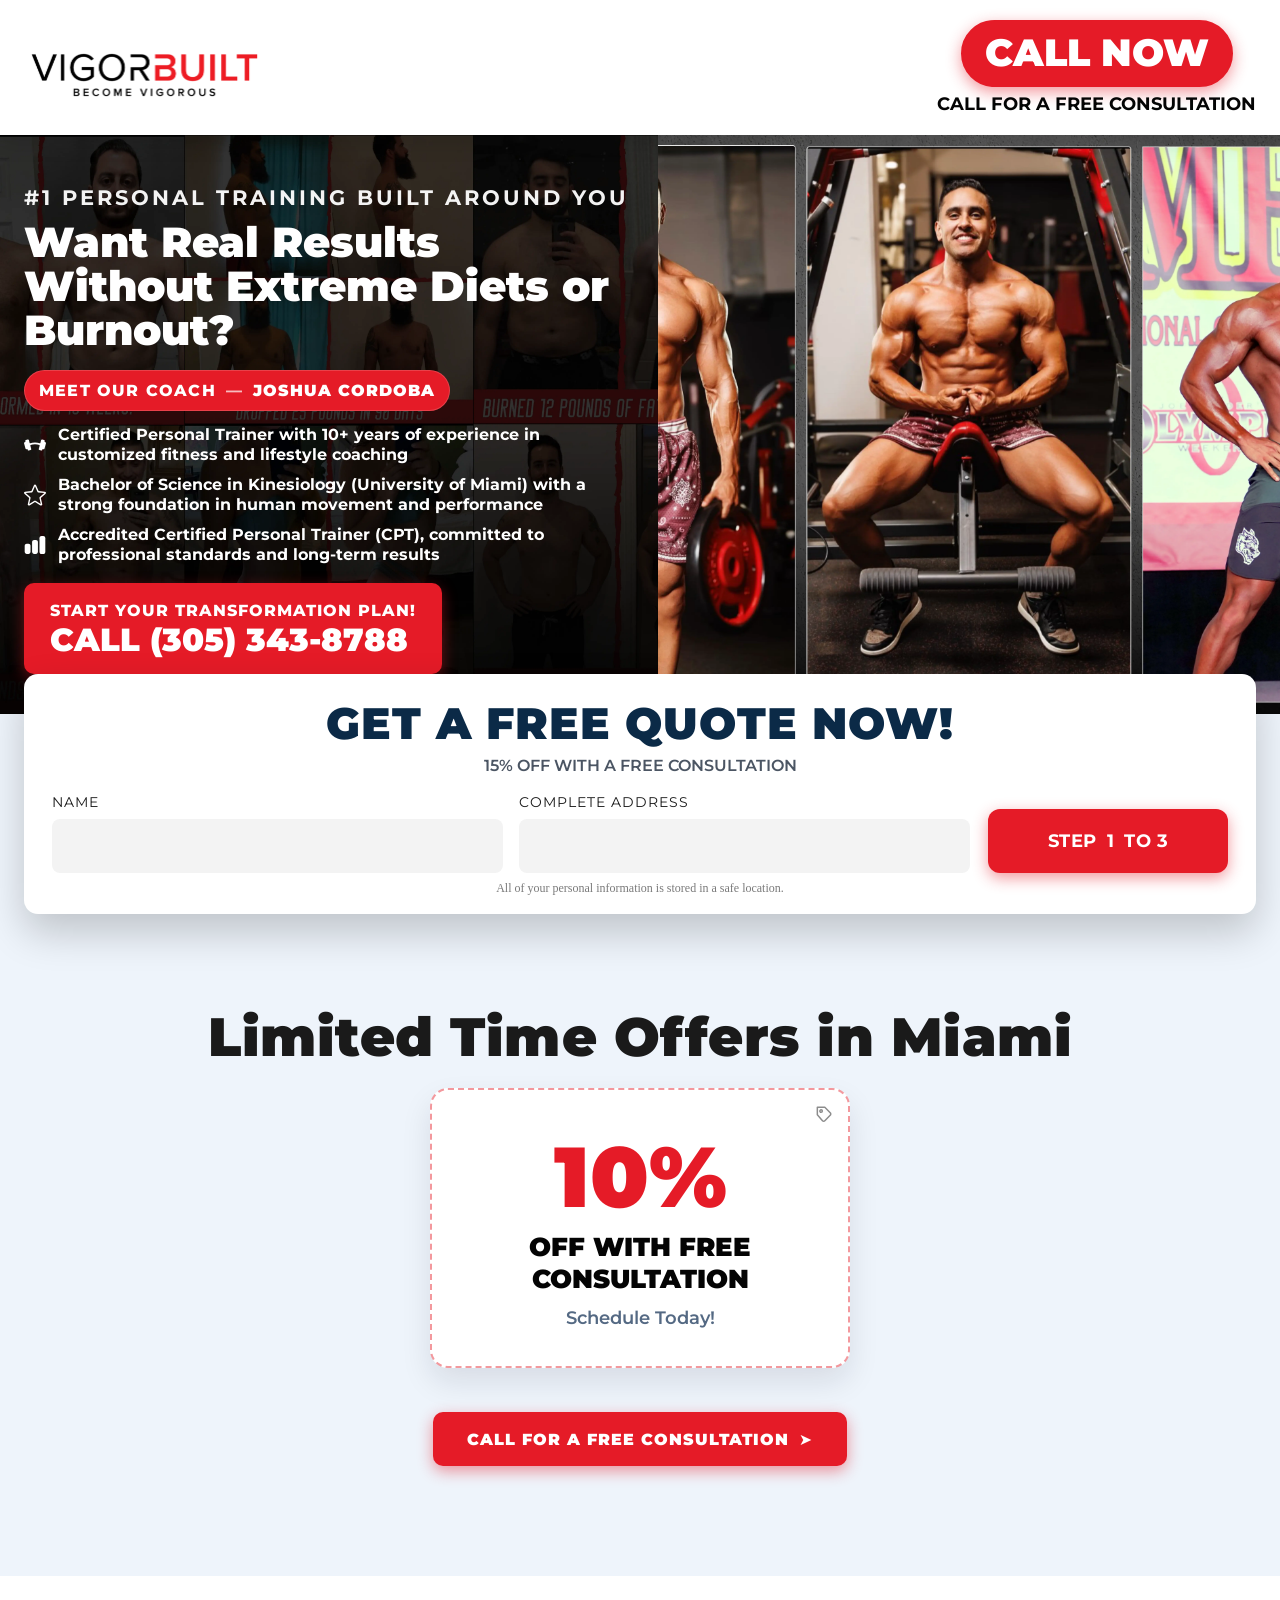
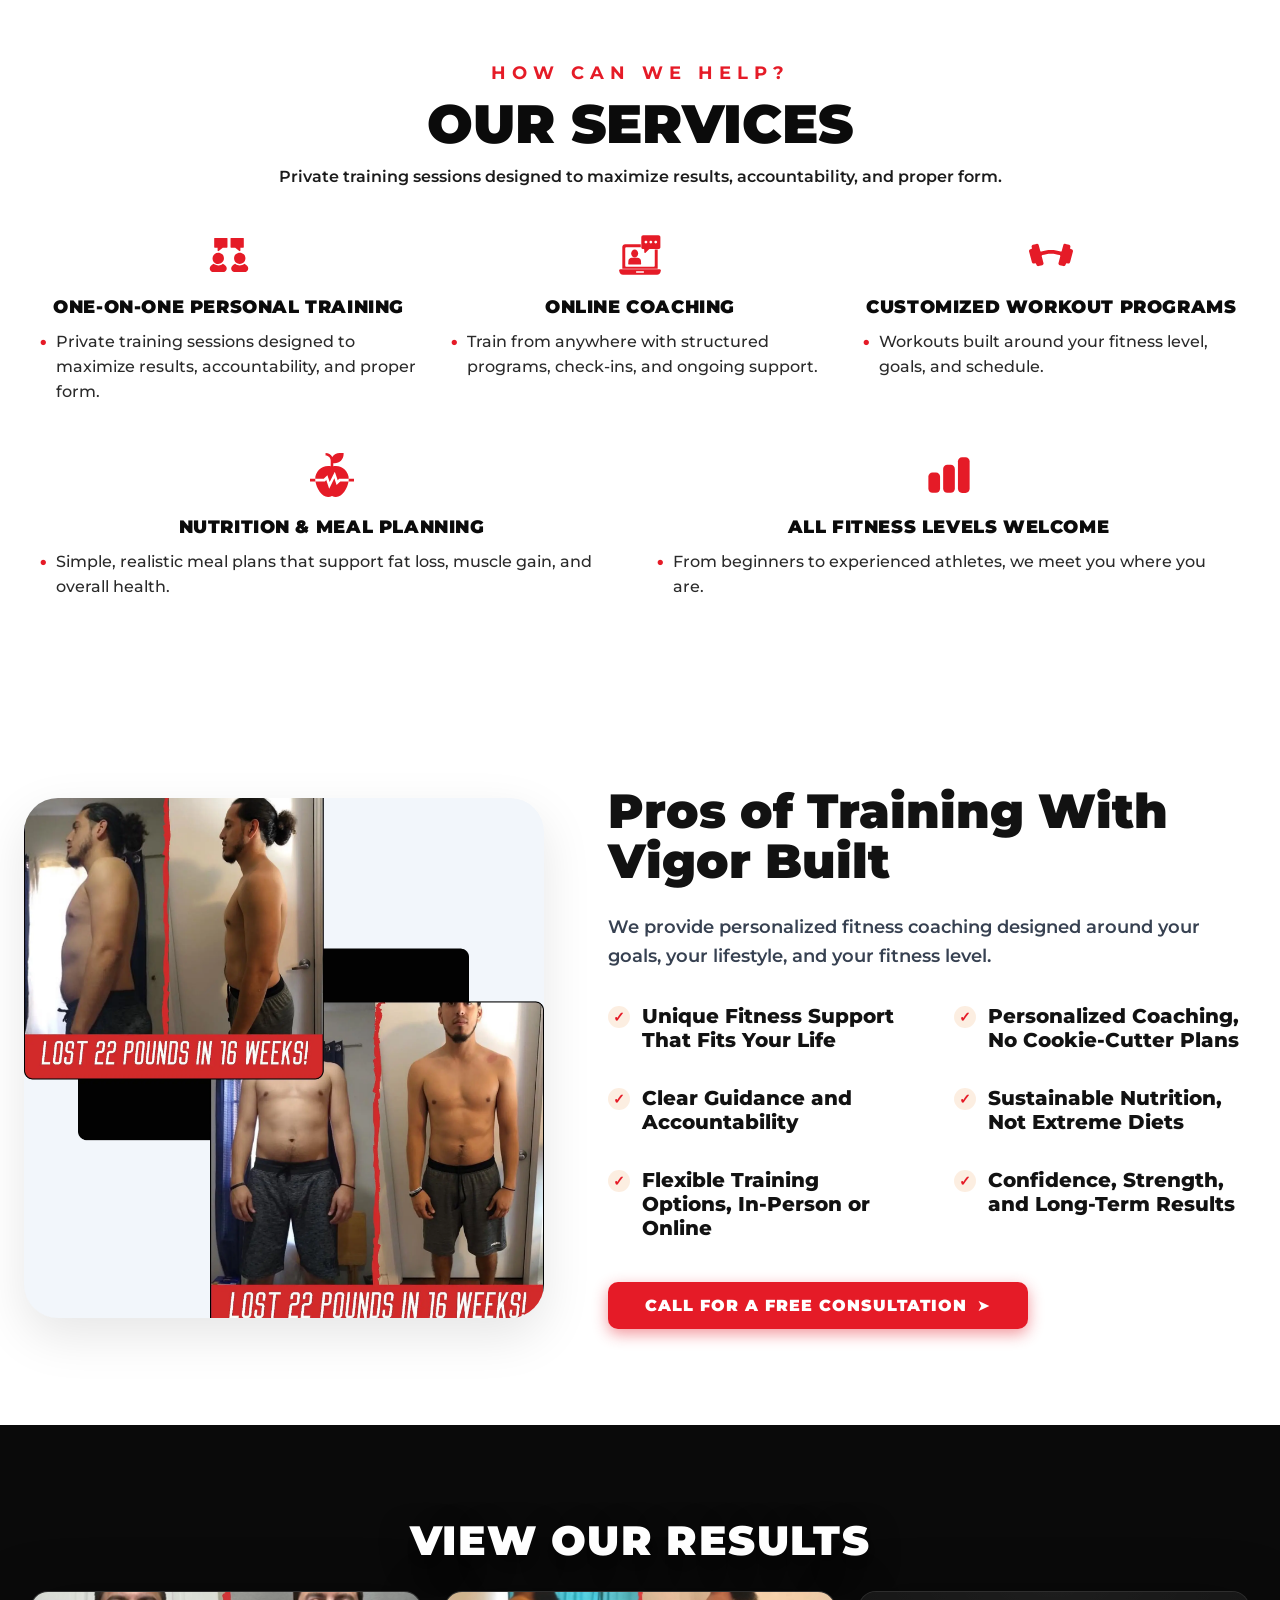
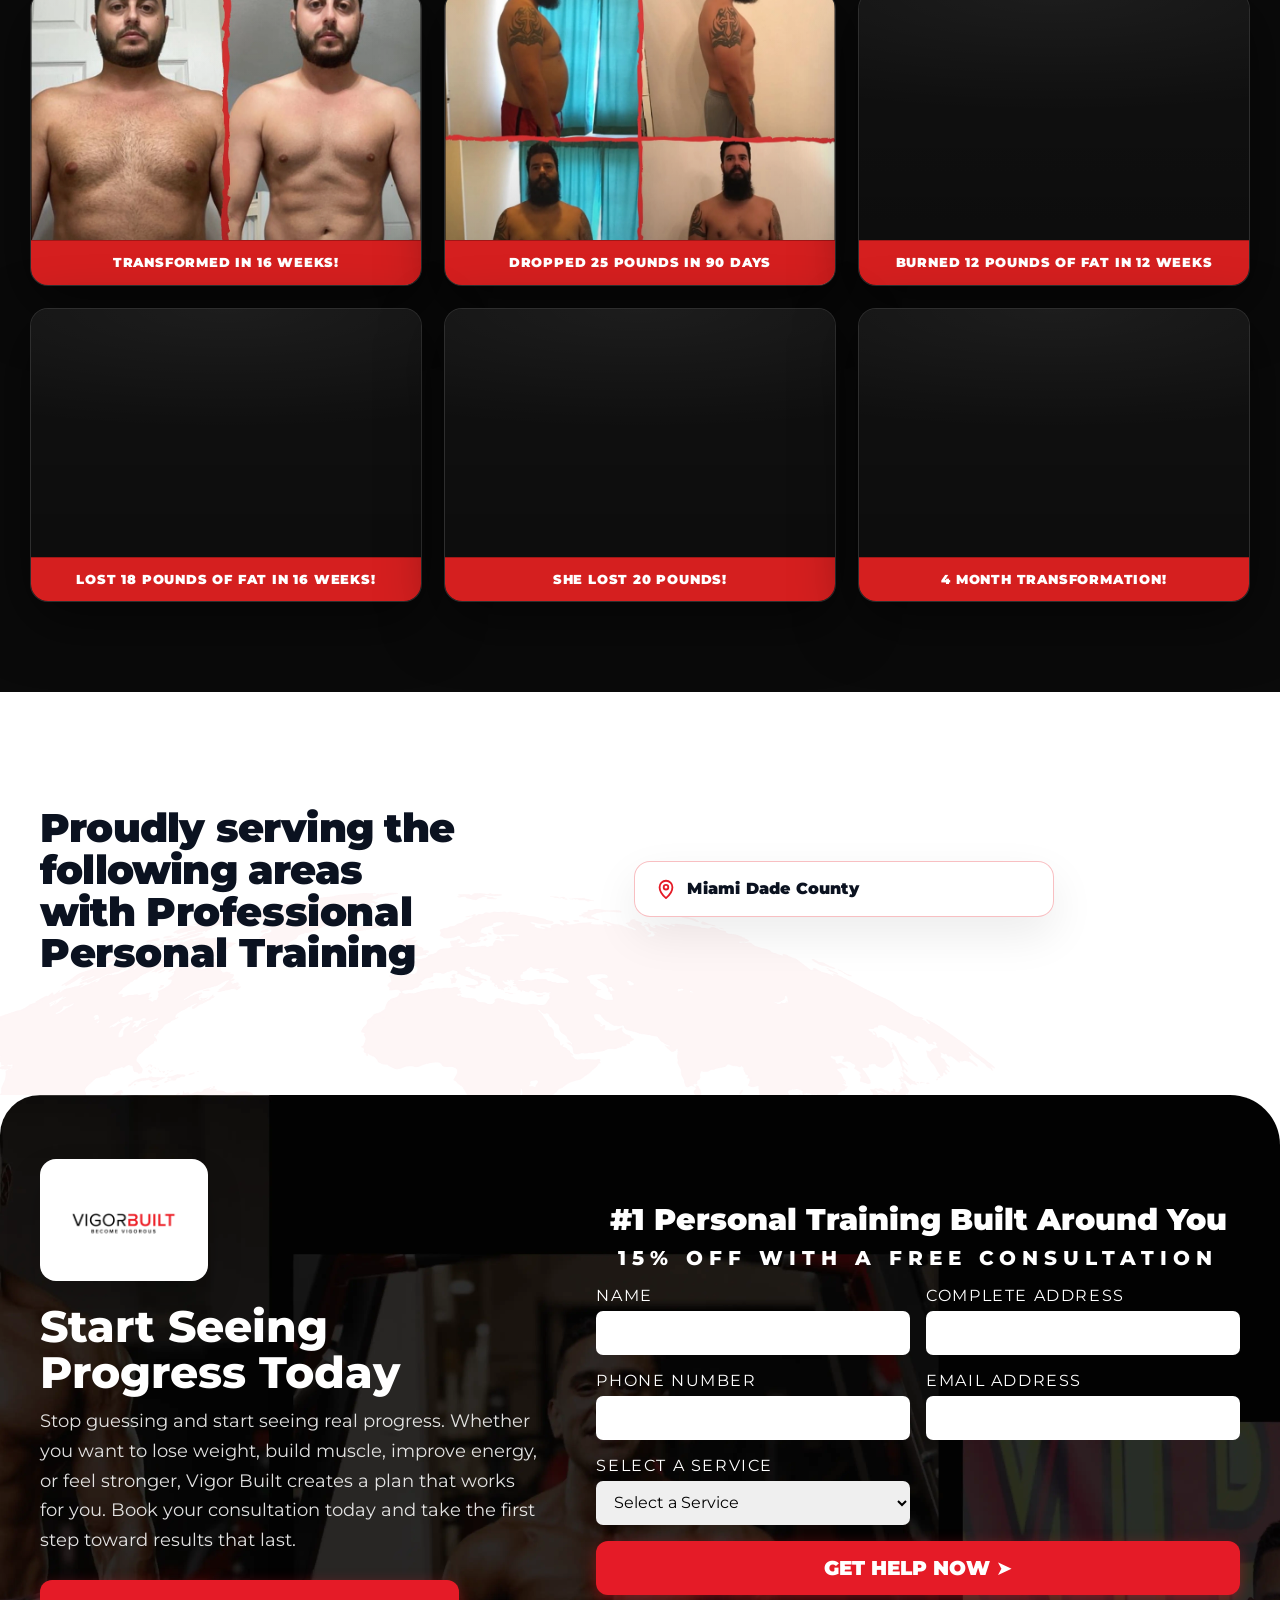
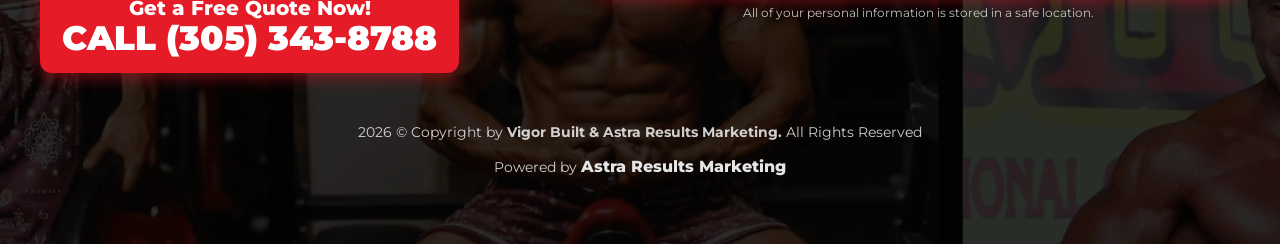
<file: index.html>
<!DOCTYPE html>
<html lang="en">
  <head>
    <!-- Google Tag Manager -->
    <script>
      (function (w, d, s, l, i) {
        w[l] = w[l] || [];
        w[l].push({
          "gtm.start": new Date().getTime(),
          event: "gtm.js",
        });
        var f = d.getElementsByTagName(s)[0],
          j = d.createElement(s),
          dl = l != "dataLayer" ? "&l=" + l : "";
        j.async = true;
        j.src = "https://www.googletagmanager.com/gtm.js?id=" + i + dl;
        f.parentNode.insertBefore(j, f);
      })(window, document, "script", "dataLayer", "GTM-5LW4KGHB");
    </script>
    <!-- End Google Tag Manager -->

    <meta charset="utf-8" />
    <meta name="viewport" content="width=device-width,initial-scale=1" />
    <title>#1 Personal Training Built Around You | VIGOR BUILT</title>
    <meta
      name="description"
      content="Work with Joshua Cordoba, a Certified Personal Trainer with 10+ years of experience. Personalized fitness and lifestyle coaching designed for real, long-term results. Book your free consultation today."
    />
    <link
      rel="apple-touch-icon"
      sizes="180x180"
      href="assets/images/favicon/apple-touch-icon.png"
    />
    <link
      rel="icon"
      type="image/png"
      sizes="32x32"
      href="assets/images/favicon/favicon-32x32.png"
    />
    <link
      rel="icon"
      type="image/png"
      sizes="16x16"
      href="assets/images/favicon/favicon-16x16.png"
    />
    <link rel="manifest" href="assets/images/favicon/site.webmanifest" />
    <!-- Fonts -->
    <link rel="preconnect" href="https://fonts.googleapis.com" />
    <link rel="preconnect" href="https://fonts.gstatic.com" crossorigin />
    <link
      href="https://fonts.googleapis.com/css2?family=Montserrat:wght@400;600;700;800;900&display=swap"
      rel="stylesheet"
    />
    <!-- CSS -->
    <link rel="stylesheet" href="assets/css/variables.css" />
    <link rel="stylesheet" href="assets/css/why-trust.css" />
    <link rel="stylesheet" href="assets/css/header.css" />
    <link rel="stylesheet" href="assets/css/hero.css" />
    <link rel="stylesheet" href="assets/css/services.css" />
    <link rel="stylesheet" href="assets/css/pros.css" />
    <link rel="stylesheet" href="assets/css/financing-cta.css" />
    <link rel="stylesheet" href="assets/css/service-guarantee.css" />
    <link rel="stylesheet" href="assets/css/reviews.css" />
    <link rel="stylesheet" href="assets/css/service-areas.css" />
    <link rel="stylesheet" href="assets/css/call-cta.css" />
    <link rel="stylesheet" href="assets/css/recaptcha.css" />
    <link rel="stylesheet" href="assets/css/footer.css" />
    <!-- Google reCAPTCHA v2 -->
    <script
      src="https://www.google.com/recaptcha/api.js?onload=onRecaptchaLoad&render=explicit"
      async
      defer
    ></script>

    <style>
      .disabled-link {
        pointer-events: none; /* disables click */
        cursor: not-allowed;
        opacity: 0.5; /* optional visual cue */
        text-decoration: none;
      }
    </style>
  </head>

  <body>
    <!-- Google Tag Manager (noscript) -->
    <noscript
      ><iframe
        src="https://www.googletagmanager.com/ns.html?id=GTM-5LW4KGHB"
        height="0"
        width="0"
        style="display: none; visibility: hidden"
      ></iframe
    ></noscript>
    <!-- End Google Tag Manager (noscript) -->

    <!-- HEADER -->
    <header class="site-header">
      <div class="header-inner header-v2">
        <!-- LEFT: LOGO -->
        <div class="header-logo">
          <img src="assets/images/logo.svg" alt="Vigor Built" />
        </div>

        <!-- RIGHT: CTA -->
        <div class="header-cta">
          <div class="call-wrap">
            <a class="btn-solid" href="tel:+13053438788">CALL NOW </a>
            <span class="call-sub">CALL FOR A FREE CONSULTATION</span>
          </div>
        </div>
      </div>
    </header>

    <!-- HERO + FORM -->
    <main>
      <section class="hero">
        <div class="hero-grid">
          <!-- LEFT (blue overlay city) -->
          <div class="hero-left">
            <div class="hero-left-inner">
              <!-- Mobile-only location pill inside hero -->
              <div class="hero-loc">
                <span class="hero-loc-pill">
                  <img
                    class="hero-loc-icon"
                    src="assets/images/location-pin.svg"
                    alt=""
                    aria-hidden="true"
                  />
                  <span class="hero-loc-text" id="heroLocation">MIAMI</span>
                </span>
              </div>

              <div class="hero-copy">
                <div class="hero-kicker">
                  #1 Personal Training Built Around You
                </div>

                <h1 class="hero-title">
                  Want Real Results Without Extreme Diets or Burnout?
                </h1>

                <div class="hero-coach" aria-label="Meet our coach">
                  <span class="hero-coach-label">MEET OUR COACH</span>
                  <span class="hero-coach-sep">—</span>
                  <span class="hero-coach-name">JOSHUA CORDOBA</span>
                </div>

                <ul class="hero-points" aria-label="Key service highlights">
                  <li class="hero-point">
                    <img
                      src="assets/images/hero-icon/3.svg"
                      alt=""
                      aria-hidden="true"
                    />
                    <span
                      >Certified Personal Trainer with 10+ years of experience
                      in customized fitness and lifestyle coaching</span
                    >
                  </li>
                  <li class="hero-point">
                    <img
                      src="assets/images/hero-icon/7.svg"
                      alt=""
                      aria-hidden="true"
                    />
                    <span
                      >Bachelor of Science in Kinesiology (University of Miami)
                      with a strong foundation in human movement and
                      performance</span
                    >
                  </li>
                  <li class="hero-point">
                    <img
                      src="assets/images/hero-icon/5.svg"
                      alt=""
                      aria-hidden="true"
                    />
                    <span
                      >Accredited Certified Personal Trainer (CPT), committed to
                      professional standards and long-term results</span
                    >
                  </li>
                </ul>

                <a class="hero-call" href="tel:+13053438788">
                  <span class="hero-call-top">
                    Start your transformation plan!</span
                  >
                  <span class="hero-call-main">CALL (305) 343-8788</span>
                </a>
              </div>
            </div>
          </div>

          <!-- RIGHT (family image) -->
          <div class="hero-right" aria-hidden="true"></div>
        </div>

        <!-- FLOATING FORM CARD -->
        <div class="hero-form-wrap">
          <div class="hero-form-card">
            <div class="hero-form-head">
              <div class="hero-form-title">GET A FREE QUOTE NOW!</div>
              <div class="hero-form-sub">15% OFF WITH A FREE CONSULTATION</div>
            </div>

            <form class="hero-form" id="contactFormHero" method="POST">
              <div class="hero-fields">
                <div class="hero-steps" data-step="1">
                  <!-- STEP 1 -->
                  <div class="hero-step is-active" data-step="1">
                    <div class="hero-fields hero-fields--step">
                      <div class="field field-name">
                        <label>NAME</label>
                        <input type="text" name="full_name" required />
                      </div>

                      <div class="field field-address">
                        <label>COMPLETE ADDRESS</label>
                        <input type="text" name="address" required />
                      </div>
                    </div>
                  </div>

                  <!-- STEP 2 -->
                  <div class="hero-step" data-step="2">
                    <div class="hero-fields hero-fields--step">
                      <div class="field field-phone">
                        <label>PHONE NUMBER</label>
                        <input type="tel" name="phone" required />
                      </div>

                      <div class="field service-email">
                        <label>EMAIL ADDRESS</label>
                        <input type="email" name="email" required />
                      </div>
                    </div>
                  </div>

                  <!-- STEP 3 -->
                  <div class="hero-step" data-step="3">
                    <div class="hero-fields hero-fields--step">
                      <div class="field service-field">
                        <label>I NEED HELP WITH</label>
                        <div class="form-floating">
                          <select class="form-select" name="service" required>
                            <option value="" disabled selected>
                              Select a service
                            </option>
                            <option value="One on One Training">
                              One on One Training
                            </option>
                            <option value="Online Coaching">
                              Online Coaching
                            </option>
                            <option value="Nutrition Planning">
                              Nutrition Planning
                            </option>
                          </select>
                        </div>
                      </div>

                      <div class="hero-recaptcha">
                        <div
                          class="g-recaptcha"
                          data-sitekey="6LdiEkssAAAAAPFKkjhv661AUcLP5AXm2VqvXQVp"
                        ></div>
                      </div>
                    </div>
                  </div>

                  <!-- Controls -->
                  <div class="hero-step-controls">
                    <button
                      class="hero-step-btn"
                      type="button"
                      id="heroNextBtn"
                    >
                      Step <span id="heroStepNum">1</span> to 3
                    </button>

                    <button
                      class="hero-step-btn"
                      type="submit"
                      id="heroSubmitBtn"
                    >
                      Get Help Now <span class="arrow">➤</span>
                    </button>
                  </div>
                </div>
              </div>
              <div class="hero-form-note">
                All of your personal information is stored in a safe location.
              </div>
            </form>
          </div>
        </div>
      </section>

      <!-- WHY TRUST US | why-trust.css-->
      <section class="why-trust" id="deals">
        <div class="why-inner">
          <h2 class="why-title">Limited Time Offers in Miami</h2>
          <!-- <p class="why-sub">
            Simply share or mention these offers to your Green Air Innovations
            team member and save on your service!
          </p> -->

          <div class="why-grid">
            <!-- Card 1 -->
            <article class="why-card">
              <span class="why-corner" aria-hidden="true">
                <svg viewBox="0 0 24 24" fill="none">
                  <path
                    d="M20 13L13 20a2 2 0 0 1-2.83 0L4 13V4h9l7 7z"
                    stroke="currentColor"
                    stroke-width="1.8"
                    stroke-linejoin="round"
                  />
                  <circle
                    cx="8.5"
                    cy="8.5"
                    r="1.5"
                    stroke="currentColor"
                    stroke-width="1.8"
                  />
                </svg>
              </span>

              <div class="why-big">10%</div>
              <div class="why-mid">OFF WITH FREE CONSULTATION</div>
              <div class="why-small">Schedule Today!</div>
            </article>
          </div>

          <a class="why-btn" href="tel:+13053438788"
            >CALL FOR A FREE CONSULTATION <span aria-hidden="true">➤</span></a
          >
        </div>
      </section>

      <!-- OUR SERVICES | services.css-->
      <section class="services" id="services">
        <div class="services-inner">
          <div class="services-head">
            <div class="services-kicker">HOW CAN WE HELP?</div>
            <h2 class="services-title">OUR SERVICES</h2>

            <div
              class="services-checks"
              role="list"
              aria-label="Service highlights"
            >
              <div class="services-check" role="listitem">
                <!-- <span class="services-check-ico" aria-hidden="true">✓</span> -->
                <span
                  >Private training sessions designed to maximize results,
                  accountability, and proper form.</span
                >
              </div>
              <!-- <div class="services-check" role="listitem">
                <span class="services-check-ico" aria-hidden="true">✓</span>
                <span>Work is backed by our service guarantee</span>
              </div> -->
            </div>
          </div>

          <div class="services-grid">
            <article class="svc-item">
              <div class="svc-icon" aria-hidden="true">
                <svg
                  width="36"
                  height="36"
                  viewBox="0 0 36 36"
                  fill="none"
                  xmlns="http://www.w3.org/2000/svg"
                >
                  <path
                    d="M6.66839 24.6615C9.59634 26.6898 13.9631 24.3862 13.8701 20.7511C13.8685 19.5146 13.3766 18.3291 12.5022 17.4548C11.6279 16.5804 10.4424 16.0885 9.20592 16.0869C4.55822 16.1063 2.82283 22.1738 6.66839 24.6615Z"
                    fill="currentColor"
                  />
                  <path
                    d="M12.9754 25.1455C12.0247 25.9564 10.8376 26.4387 9.59075 26.5208C8.34389 26.6029 7.10382 26.2804 6.05497 25.6012C5.83953 25.4621 5.63283 25.3099 5.43605 25.1455C4.5223 25.5784 3.70227 26.1863 3.02236 26.9347C1.2602 28.7861 2.72569 32.0475 5.27862 31.9759L13.1273 31.9759C15.6817 32.0477 17.1459 28.7858 15.3834 26.9347C14.7045 26.1877 13.8866 25.58 12.9754 25.1455Z"
                    fill="currentColor"
                  />
                  <path
                    d="M26.7941 16.0869C25.5576 16.0885 24.3722 16.5805 23.4978 17.4548C22.6234 18.3292 22.1315 19.5147 22.1299 20.7512C22.3547 26.9262 31.2387 26.9225 31.4584 20.7511C31.4577 19.5143 30.9661 18.3283 30.0915 17.4538C29.2169 16.5792 28.031 16.0876 26.7941 16.0869Z"
                    fill="currentColor"
                  />
                  <path
                    d="M32.9768 26.9347C32.2969 26.1863 31.4769 25.5784 30.5631 25.1455C29.5135 26.0459 28.1763 26.5408 26.7935 26.5408C25.4106 26.5408 24.0734 26.0459 23.0238 25.1455C21.1515 26.0224 19.0601 27.9348 20.1038 30.1755C20.3382 30.7137 20.7255 31.1712 21.2176 31.4912C21.7096 31.8113 22.2849 31.9798 22.8718 31.9759H30.7206C33.2714 32.0469 34.741 28.7867 32.9768 26.9347Z"
                    fill="currentColor"
                  />
                  <path
                    d="M16.1766 4.02393H6.45424C6.30515 4.02437 6.1623 4.08378 6.05688 4.1892C5.95146 4.29462 5.89204 4.43748 5.8916 4.58656V11.5295C5.89204 11.6786 5.95146 11.8214 6.05688 11.9269C6.1623 12.0323 6.30515 12.0917 6.45424 12.0921H8.67105V14.3089C8.67215 14.4142 8.70265 14.517 8.75909 14.6058C8.81554 14.6946 8.8957 14.7658 8.9905 14.8114C9.08531 14.8571 9.19098 14.8753 9.2956 14.8641C9.40021 14.8528 9.4996 14.8125 9.58253 14.7478L12.9021 12.0922H16.1766C16.3257 12.0917 16.4686 12.0323 16.574 11.9269C16.6794 11.8215 16.7388 11.6786 16.7393 11.5295V4.58653C16.7388 4.43745 16.6794 4.2946 16.574 4.18918C16.4686 4.08377 16.3257 4.02436 16.1766 4.02393Z"
                    fill="currentColor"
                  />
                  <path
                    d="M26.4165 14.7478C26.4995 14.8125 26.5988 14.8528 26.7035 14.864C26.8081 14.8753 26.9137 14.857 27.0085 14.8114C27.1033 14.7657 27.1835 14.6945 27.2399 14.6057C27.2964 14.5169 27.3269 14.4141 27.328 14.3089V12.0921H29.5448C29.6939 12.0917 29.8367 12.0323 29.9421 11.9269C30.0476 11.8214 30.107 11.6786 30.1074 11.5295V4.58653C30.107 4.43745 30.0475 4.29461 29.9421 4.18919C29.8367 4.08378 29.6939 4.02436 29.5448 4.02393H19.8224C19.6733 4.02437 19.5305 4.08378 19.425 4.1892C19.3196 4.29462 19.2602 4.43748 19.2598 4.58656V11.5295C19.2602 11.6786 19.3196 11.8214 19.425 11.9269C19.5305 12.0323 19.6733 12.0917 19.8224 12.0921H23.097L26.4165 14.7478Z"
                    fill="currentColor"
                  />
                </svg>
              </div>
              <h3 class="svc-title">One-On-One Personal Training</h3>
              <ul class="svc-points">
                <li>
                  Private training sessions designed to maximize results,
                  accountability, and proper form.
                </li>
              </ul>
            </article>
            <article class="svc-item">
              <div class="svc-icon" aria-hidden="true">
                <svg
                  width="36"
                  height="36"
                  viewBox="0 0 36 36"
                  fill="none"
                  xmlns="http://www.w3.org/2000/svg"
                >
                  <path
                    d="M30.0803 13.516V26.799C30.0803 27.2966 29.6779 27.699 29.1803 27.699H6.82322C6.32557 27.699 5.92323 27.2966 5.92323 26.799V12.5049C5.92323 12.0072 6.32557 11.6049 6.82322 11.6049H18.6609V9.21191H5.83852C4.56263 9.21191 3.53027 10.2443 3.53027 11.5201V29.1972H32.4732V13.516H30.0803Z"
                    fill="currentColor"
                  />
                  <path
                    d="M34.9292 30.0601C34.7386 29.7689 34.4209 29.5942 34.0715 29.5942H1.93094C1.58153 29.5942 1.26389 29.7689 1.0733 30.0601C0.882716 30.3513 0.856236 30.7166 0.988589 31.0078L1.44917 32.5484C1.88859 33.5331 2.86801 34.1631 3.94272 34.1631H32.0545C33.1239 34.1631 34.1033 33.5331 34.5586 32.5272L35.0086 31.0184C35.1462 30.706 35.1145 30.346 34.9292 30.0601ZM20.7357 32.5219H15.2668C14.9068 32.5219 14.6209 32.2307 14.6209 31.876C14.6209 31.5213 14.9068 31.2301 15.2668 31.2301H20.7357C21.0904 31.2301 21.3815 31.5213 21.3815 31.876C21.3815 32.2307 21.0904 32.5219 20.7357 32.5219Z"
                    fill="currentColor"
                  />
                  <path
                    d="M13.6463 20.1018C12.0676 20.1018 10.7832 18.621 10.7832 16.8004C10.7832 14.9803 12.0676 13.4995 13.6463 13.4995C15.2255 13.4995 16.5104 14.9803 16.5104 16.8004C16.5104 18.621 15.2255 20.1018 13.6463 20.1018Z"
                    fill="currentColor"
                  />
                  <path
                    d="M18.3781 25.8072H8.91537C8.75867 25.8072 8.60779 25.7416 8.50138 25.6272C8.39444 25.5124 8.3399 25.3572 8.35103 25.2011L8.52838 22.7255C8.62844 21.3337 9.79897 20.2437 11.1945 20.2437H16.0989C17.4945 20.2437 18.665 21.3337 18.7646 22.7255L18.9419 25.2011C18.953 25.3572 18.8985 25.5124 18.7921 25.6272C18.6857 25.7416 18.5343 25.8072 18.3781 25.8072Z"
                    fill="currentColor"
                  />
                  <path
                    d="M34.1829 2.26045C33.9076 2.00103 33.537 1.83691 33.1188 1.83691H20.6141C19.7564 1.83691 19.0576 2.54103 19.0576 3.39868V11.5569C19.0576 11.6416 19.0629 11.721 19.0788 11.8004C19.1953 12.5469 19.8412 13.1187 20.6141 13.1187H20.7094C21.1435 13.1187 21.4929 13.4681 21.4929 13.8969V15.7869C21.4929 16.3375 22.16 16.6234 22.5624 16.2316L25.4424 13.3516C25.5906 13.2034 25.7865 13.1187 25.9929 13.1187H33.1188C33.9817 13.1187 34.6806 12.4199 34.6806 11.5569V3.39868C34.6806 2.94868 34.49 2.54632 34.1829 2.26045ZM22.8641 8.57632C22.2235 8.57632 21.71 8.0575 21.71 7.41692C21.71 6.77633 22.2235 6.2628 22.8641 6.2628C23.5047 6.2628 24.0235 6.77633 24.0235 7.41692C24.0235 8.0575 23.5047 8.57632 22.8641 8.57632ZM26.8664 8.57632C26.2259 8.57632 25.7123 8.0575 25.7123 7.41692C25.7123 6.77633 26.2259 6.2628 26.8664 6.2628C27.507 6.2628 28.0259 6.77633 28.0259 7.41692C28.0259 8.0575 27.507 8.57632 26.8664 8.57632ZM30.8688 8.57632C30.2282 8.57632 29.7147 8.0575 29.7147 7.41692C29.7147 6.77633 30.2282 6.2628 30.8688 6.2628C31.5094 6.2628 32.0282 6.77633 32.0282 7.41692C32.0282 8.0575 31.5094 8.57632 30.8688 8.57632Z"
                    fill="currentColor"
                  />
                </svg>
              </div>
              <h3 class="svc-title">Online Coaching</h3>
              <ul class="svc-points">
                <li>
                  Train from anywhere with structured programs, check-ins, and
                  ongoing support.
                </li>
              </ul>
            </article>
            <article class="svc-item">
              <div class="svc-icon" aria-hidden="true">
                <svg
                  width="36"
                  height="36"
                  viewBox="0 0 36 36"
                  fill="none"
                  xmlns="http://www.w3.org/2000/svg"
                >
                  <g clip-path="url(#clip0_156_175)">
                    <path
                      d="M6.72626 8.88216C6.53328 8.85528 6.33158 8.86666 6.13154 8.92025L3.23408 9.69661C2.43393 9.9111 1.9592 10.7333 2.17353 11.5335L2.36689 12.2572C2.4731 12.6567 2.23591 13.0669 1.83661 13.1742L1.11298 13.3704C0.312836 13.5849 -0.16189 14.4072 0.0524341 15.2074L2.38154 23.8997C2.59602 24.6999 3.41826 25.1746 4.21845 24.9603L4.94208 24.7669C5.34261 24.6588 5.75479 24.8964 5.862 25.2972L6.05536 26.0208C6.26985 26.821 7.09209 27.2957 7.89228 27.0814L10.7897 26.305C11.5899 26.0905 12.0646 25.2683 11.8503 24.4681L10.4009 19.0607C10.2937 18.6606 10.5191 18.2127 10.91 18.0759C12.8151 17.409 15.1815 16.889 17.9997 16.889C20.8179 16.889 23.1845 17.409 25.0895 18.0759C25.4803 18.2128 25.7057 18.6606 25.5985 19.0607L24.1491 24.4681C23.9348 25.2683 24.4095 26.0905 25.2097 26.305L28.1071 27.0814C28.9073 27.2957 29.7296 26.821 29.944 26.0208L30.1374 25.2972C30.2446 24.8964 30.6568 24.6588 31.0573 24.7669L31.781 24.9603C32.5811 25.1746 33.4034 24.6999 33.6179 23.8997L35.947 15.2074C36.1613 14.4072 35.6866 13.5849 34.8864 13.3704L34.1628 13.1742C33.7635 13.0669 33.5263 12.6567 33.6325 12.2572L33.8259 11.5335C34.0402 10.7333 33.5655 9.9111 32.7653 9.69661L29.8679 8.92025C29.0677 8.70592 28.2454 9.18065 28.031 9.98079L26.7631 14.7143C26.6559 15.1144 26.2551 15.3193 25.8631 15.1855C23.6974 14.4464 21.0521 13.889 17.9997 13.889C14.9472 13.889 12.3019 14.4464 10.1362 15.1856C9.74422 15.3193 9.34349 15.1144 9.23632 14.7143L7.96845 9.98079C7.80759 9.38068 7.30521 8.9628 6.72626 8.88216Z"
                      fill="currentColor"
                    />
                  </g>
                  <defs>
                    <clipPath id="clip0_156_175">
                      <rect width="36" height="36" fill="currentColor" />
                    </clipPath>
                  </defs>
                </svg>
              </div>
              <h3 class="svc-title">Customized Workout Programs</h3>
              <ul class="svc-points">
                <li>
                  Workouts built around your fitness level, goals, and schedule.
                </li>
              </ul>
            </article>
            <article class="svc-item">
              <div class="svc-icon" aria-hidden="true">
                <svg
                  width="36"
                  height="36"
                  viewBox="0 0 36 36"
                  fill="none"
                  xmlns="http://www.w3.org/2000/svg"
                >
                  <g clip-path="url(#clip0_156_178)">
                    <path
                      d="M21.7576 26.2815L19.914 20.75L15.6953 29.1875L13.3201 22.0627L12.1086 23.2742H4.46777C5.32861 28.6485 9.4163 36.0008 14.8361 36.0008C15.8907 36.0008 16.9525 35.7083 18.0001 35.1303C19.0478 35.7083 20.1095 36.0008 21.1642 36.0008C26.583 36.0008 30.6711 28.6517 31.5325 23.2742H24.7649L21.7576 26.2815Z"
                      fill="currentColor"
                    />
                    <path
                      d="M14.2425 18.1578L16.0861 23.6893L20.3048 15.2518L22.68 22.3765L23.8915 21.165H31.7109C31.7109 15.3495 26.9796 10.6182 21.1641 10.6182C20.4659 10.6182 19.7677 10.6955 19.0547 10.853V8.43848H20.1094C24.1805 8.43848 27.4922 5.12676 27.4922 1.05566V0.000976563H24.3281C21.8011 0.000976563 19.5666 1.27715 18.2362 3.21848C18.2362 3.21862 18.236 3.21883 18.2359 3.21897C17.148 1.2993 15.0862 0.000976562 12.7266 0.000976562V2.11035C15.0528 2.11035 16.9453 4.00288 16.9453 6.3291V10.853C16.2323 10.6955 15.5341 10.6182 14.8359 10.6182C9.02039 10.6182 4.28906 15.3495 4.28906 21.165H11.2352L14.2425 18.1578Z"
                      fill="currentColor"
                    />
                    <path
                      d="M0 21.165V23.2744H4.46766C4.35023 22.5425 4.28906 21.8337 4.28906 21.165H0Z"
                      fill="currentColor"
                    />
                    <path
                      d="M31.7108 21.165C31.7108 21.8337 31.6496 22.5425 31.5322 23.2744H35.9999V21.165H31.7108Z"
                      fill="currentColor"
                    />
                  </g>
                  <defs>
                    <clipPath id="clip0_156_178">
                      <rect width="36" height="36" fill="currentColor" />
                    </clipPath>
                  </defs>
                </svg>
              </div>
              <h3 class="svc-title">Nutrition & Meal Planning</h3>
              <ul class="svc-points">
                <li>
                  Simple, realistic meal plans that support fat loss, muscle
                  gain, and overall health.
                </li>
              </ul>
            </article>
            <article class="svc-item">
              <div class="svc-icon" aria-hidden="true">
                <svg
                  width="36"
                  height="36"
                  viewBox="0 0 36 36"
                  fill="none"
                  xmlns="http://www.w3.org/2000/svg"
                >
                  <path
                    d="M4.5 32.6248H7.3125C9.16877 32.6248 10.6875 31.106 10.6875 29.2498V19.2373C10.6875 17.3698 9.16877 15.8623 7.3125 15.8623H4.5C2.64373 15.8623 1.125 17.3698 1.125 19.2373V29.2498C1.125 31.106 2.64373 32.6248 4.5 32.6248Z"
                    fill="currentColor"
                  />
                  <path
                    d="M19.4062 9.61865H16.5938C14.7375 9.61865 13.2188 11.1374 13.2188 12.9937V29.2499C13.2188 31.1061 14.7375 32.6249 16.5938 32.6249H19.4062C21.2625 32.6249 22.7812 31.1061 22.7812 29.2499V12.9937C22.7812 11.1374 21.2625 9.61865 19.4062 9.61865Z"
                    fill="currentColor"
                  />
                  <path
                    d="M31.5 3.375H28.6875C26.8312 3.375 25.3125 4.89373 25.3125 6.75V29.25C25.3125 31.1062 26.8312 32.625 28.6875 32.625H31.5C33.3563 32.625 34.875 31.1062 34.875 29.25V6.75C34.875 4.89373 33.3563 3.375 31.5 3.375Z"
                    fill="currentColor"
                  />
                </svg>
              </div>
              <h3 class="svc-title">All Fitness Levels Welcome</h3>
              <ul class="svc-points">
                <li>
                  From beginners to experienced athletes, we meet you where you
                  are.
                </li>
              </ul>
            </article>
          </div>
        </div>
      </section>

      <!-- PROS SECTION | pros.csss-->
      <section class="pros" id="guarantee">
        <div class="pros-inner">
          <!-- LEFT: image card -->
          <div class="pros-media" aria-hidden="true">
            <div class="pros-photo">
              <img
                src="assets/images/pro-bg.webp"
                alt=""
                loading="lazy"
                decoding="async"
              />
            </div>
          </div>

          <!-- RIGHT: content -->
          <div class="pros-content">
            <h2 class="pros-title">Pros of Training With Vigor Built</h2>
            <p>
              We provide personalized fitness coaching designed around your
              goals, your lifestyle, and your fitness level.
            </p>
            <div class="pros-grid">
              <article class="pros-card">
                <h3>Unique Fitness Support That Fits Your Life</h3>
              </article>

              <article class="pros-card">
                <h3>Personalized Coaching, No Cookie-Cutter Plans</h3>
              </article>

              <article class="pros-card">
                <h3>Clear Guidance and Accountability</h3>
              </article>

              <article class="pros-card">
                <h3>Sustainable Nutrition, Not Extreme Diets</h3>
              </article>

              <article class="pros-card">
                <h3>Flexible Training Options, In-Person or Online</h3>
              </article>

              <article class="pros-card">
                <h3>Confidence, Strength, and Long-Term Results</h3>
              </article>
            </div>

            <div class="pros-cta">
              <a class="pros-btn" href="tel:+13053438788">
                CALL FOR A FREE CONSULTATION<span aria-hidden="true">➤</span>
              </a>
            </div>
          </div>
        </div>
      </section>

      <!-- FINANCING CTA | financing-cta.css-->
      <section class="results" id="results">
        <div class="results__inner">
          <h2 class="results__title">VIEW OUR RESULTS</h2>

          <div class="results__grid">
            <!-- 1 -->
            <article class="result-card">
              <div class="result-card__media">
                <img
                  src="assets/images/gallery/gallery-img-1.webp"
                  alt="Result 1"
                  loading="lazy"
                  decoding="async"
                />
              </div>
              <div class="result-card__ribbon">
                <span>TRANSFORMED IN 16 WEEKS!</span>
              </div>
            </article>

            <!-- 2 -->
            <article class="result-card">
              <div class="result-card__media">
                <img
                  src="assets/images/gallery/gallery-img-2.webp"
                  alt="Result 2"
                  loading="lazy"
                  decoding="async"
                />
              </div>
              <div class="result-card__ribbon">
                <span>DROPPED 25 POUNDS IN 90 DAYS</span>
              </div>
            </article>

            <!-- 3 -->
            <article class="result-card">
              <div class="result-card__media">
                <img
                  src="assets/images/gallery/gallery-img-3.webp"
                  alt="Result 3"
                  loading="lazy"
                  decoding="async"
                />
              </div>
              <div class="result-card__ribbon">
                <span>BURNED 12 POUNDS OF FAT IN 12 WEEKS</span>
              </div>
            </article>

            <!-- 4 -->
            <article class="result-card">
              <div class="result-card__media">
                <img
                  src="assets/images/gallery/gallery-img-4.webp"
                  alt="Result 4"
                  loading="lazy"
                  decoding="async"
                />
              </div>
              <div class="result-card__ribbon">
                <span>LOST 18 POUNDS OF FAT IN 16 WEEKS!</span>
              </div>
            </article>

            <!-- 5 -->
            <article class="result-card">
              <div class="result-card__media">
                <img
                  src="assets/images/gallery/gallery-img-5.webp"
                  alt="Result 5"
                  loading="lazy"
                  decoding="async"
                />
              </div>
              <div class="result-card__ribbon">
                <span>SHE LOST 20 POUNDS!</span>
              </div>
            </article>

            <!-- 6 -->
            <article class="result-card">
              <div class="result-card__media">
                <img
                  src="assets/images/gallery/gallery-img-6.webp"
                  alt="Result 6"
                  loading="lazy"
                  decoding="async"
                />
              </div>
              <div class="result-card__ribbon">
                <span>4 MONTH TRANSFORMATION!</span>
              </div>
            </article>
          </div>
        </div>
      </section>

      <!-- SERVICE AREAS | service-areas.css -->
      <section class="service-areas" id="service-area">
        <div class="sa2-inner">
          <!-- LEFT -->
          <div class="sa2-left">
            <h2 class="sa2-title">
              Proudly serving the following areas <br />
              with
              <span class="sa2-highlight">Professional Personal Training</span>
            </h2>

            <!-- <p class="sa2-sub">
              In-person training availability may vary by location. Call to
              confirm scheduling near you.
            </p> -->
          </div>

          <!-- RIGHT -->
          <div class="sa2-right" aria-label="Service areas by county">
            <article class="sa2-card sa2-card--single">
              <div class="sa2-card-head">
                <span class="sa2-pin" aria-hidden="true">
                  <svg viewBox="0 0 24 24" fill="none">
                    <path
                      d="M12 22s7-6.2 7-12A7 7 0 0 0 5 10c0 5.8 7 12 7 12Z"
                      stroke="currentColor"
                      stroke-width="2"
                      stroke-linejoin="round"
                    />
                    <circle
                      cx="12"
                      cy="10"
                      r="2.5"
                      stroke="currentColor"
                      stroke-width="2"
                    />
                  </svg>
                </span>
                <h3 class="sa2-card-title">Miami Dade County</h3>
              </div>
            </article>
          </div>
        </div>
      </section>

      <!-- CALL CTA BAR | footer.css -->
      <section class="final-cta">
        <!-- FULL WIDTH BLUE BACKGROUND -->
        <div class="final-cta-bg-wrap">
          <div class="final-cta-bg-card">
            <!-- CENTERED CONTENT -->
            <div class="final-cta-container">
              <div class="final-cta-content">
                <!-- LEFT -->
                <div class="final-left">
                  <div class="final-logo-box">
                    <img src="assets/images/logo.svg" alt="Green Air" />
                  </div>

                  <h2 class="final-title">Start Seeing Progress Today</h2>

                  <p class="final-desc">
                    Stop guessing and start seeing real progress. Whether you
                    want to lose weight, build muscle, improve energy, or feel
                    stronger, Vigor Built creates a plan that works for you.
                    Book your consultation today and take the first step toward
                    results that last.
                  </p>

                  <a class="final-call" href="tel:+13053438788">
                    <span class="final-call-top">Get a Free Quote Now!</span>
                    <span class="final-call-main">CALL (305) 343-8788</span>
                  </a>
                </div>

                <!-- RIGHT -->
                <div class="final-right">
                  <div class="final-offer">
                    <!-- <span class="final-offer-pill">$185 OFF</span> -->
                    <span class="final-offer-text"
                      >#1 Personal Training Built Around You</span
                    >
                  </div>

                  <div class="final-offer-sub">
                    15% OFF WITH A FREE CONSULTATION
                  </div>

                  <form class="final-form" id="contactFormFooter" method="POST">
                    <div class="final-grid">
                      <div class="final-field">
                        <label>NAME</label>
                        <input
                          type="text"
                          name="full_name"
                          placeholder="Name"
                          required
                        />
                      </div>

                      <div class="final-field">
                        <label>COMPLETE ADDRESS</label>
                        <input
                          type="text"
                          name="address"
                          placeholder="Complete Address"
                          required
                        />
                      </div>

                      <div class="final-field">
                        <label>PHONE NUMBER</label>
                        <input
                          type="tel"
                          name="phone"
                          placeholder="Phone Number"
                          required
                        />
                      </div>

                      <div class="final-field">
                        <label>EMAIL ADDRESS</label>
                        <input
                          type="email"
                          name="email"
                          placeholder="Email Address"
                          required
                        />
                      </div>

                      <div class="final-field">
                        <label>SELECT A SERVICE</label>
                        <select class="form-select" name="service" required>
                          <option value="" disabled selected>
                            Select a Service
                          </option>
                          <option value="One on One Training">
                            One on One Training
                          </option>
                          <option value="Online Coaching">
                            Online Coaching
                          </option>
                          <option value="Nutrition Planning">
                            Nutrition Planning
                          </option>
                        </select>
                      </div>

                      <div class="final-field final-recaptcha">
                        <div class="recaptcha-scale">
                          <div
                            class="g-recaptcha"
                            data-sitekey="6LdiEkssAAAAAPFKkjhv661AUcLP5AXm2VqvXQVp"
                          ></div>
                        </div>
                      </div>
                    </div>

                    <button class="final-submit" type="submit">
                      GET HELP NOW ➤
                    </button>

                    <p class="final-note">
                      All of your personal information is stored in a safe
                      location.
                    </p>
                  </form>
                </div>
              </div>

              <!-- FOOTER TEXT -->
              <div class="final-bottom">
                <script>
                  document.write(new Date().getFullYear());
                </script>
                © <span>Copyright by</span>
                <strong>Vigor Built & Astra Results Marketing.</strong
                >&nbsp;<span>All Rights Reserved</span>
              </div>
              <div class="credits">
                <span class="text-white"
                  >Powered by
                  <a href="https://astraresults.com/" class="fw-semibold"
                    >Astra Results Marketing</a
                  ></span
                >
              </div>
            </div>
          </div>
        </div>
      </section>

      <!-- RECAPTCHA Professional Popup Modal -->
      <div class="ui-modal" id="uiModal" aria-hidden="true">
        <div class="ui-modal__backdrop" data-ui-close></div>

        <div
          class="ui-modal__card"
          role="dialog"
          aria-modal="true"
          aria-labelledby="uiModalTitle"
        >
          <div class="ui-modal__header">
            <div class="ui-modal__icon">!</div>
            <div>
              <div class="ui-modal__title" id="uiModalTitle">
                Action required
              </div>
              <div class="ui-modal__subtitle">
                Please review the message below.
              </div>
            </div>
          </div>

          <div class="ui-modal__body" id="uiModalMsg">
            <!-- message injected by JS -->
          </div>

          <div class="ui-modal__footer">
            <button type="button" class="ui-modal__btn" data-ui-close>
              OK
            </button>
          </div>
        </div>
      </div>
    </main>

    <!-- Geotarget (updates #location) -->
    <script src="assets/js/mail.js"></script>
    <script src="assets/js/geotarget.js" defer></script>

    <!-- Optional: mirror location text into hero pill -->
    <script>
      // If your geotarget updates #location, copy it to heroLocation as well
      window.addEventListener("load", () => {
        const headerLoc = document.getElementById("location");
        const heroLoc = document.getElementById("heroLocation");
        if (headerLoc && heroLoc) heroLoc.textContent = headerLoc.textContent;
      });
    </script>

    <script>
      (() => {
        const wrap = document.querySelector(".hero-steps");
        if (!wrap) return;

        const steps = Array.from(document.querySelectorAll(".hero-step"));
        const nextBtn = document.getElementById("heroNextBtn");
        const submitBtn = document.getElementById("heroSubmitBtn");
        const stepNum = document.getElementById("heroStepNum");

        let current = 1;

        function show(step) {
          current = step;
          wrap.setAttribute("data-step", String(step));

          steps.forEach((s) =>
            s.classList.toggle("is-active", s.dataset.step == String(step))
          );

          const isLast = step === 3;
          nextBtn.style.display = isLast ? "none" : "inline-flex";
          submitBtn.style.display = isLast ? "inline-flex" : "none";

          if (stepNum) stepNum.textContent = String(step);
        }

        function validateStep(step) {
          const panel = steps.find((s) => s.dataset.step == String(step));
          if (!panel) return true;

          const fields = Array.from(
            panel.querySelectorAll("input, select, textarea")
          ).filter((el) => el.hasAttribute("required"));

          for (const el of fields) {
            if (!el.checkValidity()) {
              el.reportValidity();
              return false;
            }
          }
          return true;
        }

        nextBtn.addEventListener("click", () => {
          if (!validateStep(current)) return;
          show(Math.min(3, current + 1));
        });

        show(1);
      })();
    </script>

    <!-- REVIEW MODAL SCRIPT -->
    <script>
      (() => {
        const modal = document.getElementById("reviewModal");
        const modalText = document.getElementById("reviewModalText");
        const modalName = document.getElementById("reviewModalName");
        const modalStars = document.getElementById("reviewModalStars");

        if (!modal || !modalText || !modalName || !modalStars) return;

        function openModal({ text, name, stars }) {
          modal.classList.add("is-open");
          modal.setAttribute("aria-hidden", "false");

          modalText.textContent = text || "";
          modalName.textContent = name || "";

          const count = Math.max(1, Math.min(5, parseInt(stars || "5", 10)));
          modalStars.textContent =
            "★★★★★".slice(0, count) + "☆☆☆☆☆".slice(0, 5 - count);

          document.body.style.overflow = "hidden";
        }

        function closeModal() {
          modal.classList.remove("is-open");
          modal.setAttribute("aria-hidden", "true");
          document.body.style.overflow = "";
        }

        document.addEventListener("click", (e) => {
          const btn = e.target.closest(".js-readmore");
          if (!btn) return;

          const card = btn.closest(".review2-card");
          const p = card?.querySelector(".review2-text");
          if (!p) return;

          openModal({
            text: p.getAttribute("data-full") || p.textContent.trim(),
            name: p.getAttribute("data-name") || "",
            stars: p.getAttribute("data-stars") || "5",
          });
        });

        modal.addEventListener("click", (e) => {
          if (e.target.matches("[data-close='true']")) closeModal();
        });

        document.addEventListener("keydown", (e) => {
          if (e.key === "Escape" && modal.classList.contains("is-open"))
            closeModal();
        });
      })();
    </script>

    <script>
      (() => {
        const btn = document.getElementById("footerTopBtn");
        if (!btn) return;
        btn.addEventListener("click", () =>
          window.scrollTo({ top: 0, behavior: "smooth" })
        );
      })();
    </script>

    <script>
      let widgetByForm = new Map();

      function onRecaptchaLoad() {
        const forms = [
          document.querySelector("form.hero-form"),
          document.querySelector("form.final-form"),
        ].filter(Boolean);

        widgetByForm = new Map();

        forms.forEach((form) => {
          const el = form.querySelector(".g-recaptcha");
          if (!el) return;

          // prevent double-render if page scripts rerun
          if (el.dataset.widgetId) return;

          const widgetId = grecaptcha.render(el, {
            sitekey: el.getAttribute("data-sitekey"),
            size: el.getAttribute("data-size") || "normal",
          });

          el.dataset.widgetId = String(widgetId);
          widgetByForm.set(form, widgetId);
        });
      }

      document.addEventListener("DOMContentLoaded", () => {
        // ✅ Modal helpers
        const uiModal = document.getElementById("uiModal");
        const uiModalMsg = document.getElementById("uiModalMsg");

        function openUiModal(message) {
          if (!uiModal || !uiModalMsg) return;
          uiModalMsg.textContent = message;
          uiModal.classList.add("is-open");
          uiModal.setAttribute("aria-hidden", "false");
        }

        function closeUiModal() {
          if (!uiModal) return;
          uiModal.classList.remove("is-open");
          uiModal.setAttribute("aria-hidden", "true");
        }

        // close handlers
        if (uiModal) {
          uiModal.addEventListener("click", (e) => {
            if (e.target && e.target.hasAttribute("data-ui-close"))
              closeUiModal();
          });
        }
        document.addEventListener("keydown", (e) => {
          if (e.key === "Escape") closeUiModal();
        });

        // ✅ Form submit validation (works for BOTH hero + footer)
        const forms = [
          document.querySelector("form.hero-form"),
          document.querySelector("form.final-form"),
        ].filter(Boolean);

        forms.forEach((form) => {
          form.addEventListener("submit", (e) => {
            if (!form.checkValidity()) {
              e.preventDefault();
              form.reportValidity();
              return;
            }

            // ✅ reCAPTCHA check per-form (correct widget)
            if (typeof grecaptcha !== "undefined") {
              const widgetId = widgetByForm.get(form);

              // If widget isn't ready yet, block submit (prevents false positives)
              if (typeof widgetId !== "number") {
                e.preventDefault();
                openUiModal("reCAPTCHA is still loading. Please try again.");
                return;
              }

              const response = grecaptcha.getResponse(widgetId);
              if (!response) {
                e.preventDefault();
                openUiModal("Please complete the reCAPTCHA to submit.");
                return;
              }
            }
          });
        });
      });
    </script>

    <!-- CallRail -->
    <script
      type="text/javascript"
      src="//cdn.callrail.com/companies/684147658/b1bbd1e2271ba21f1d50/12/swap.js"
    ></script>
  </body>
</html>
</file>
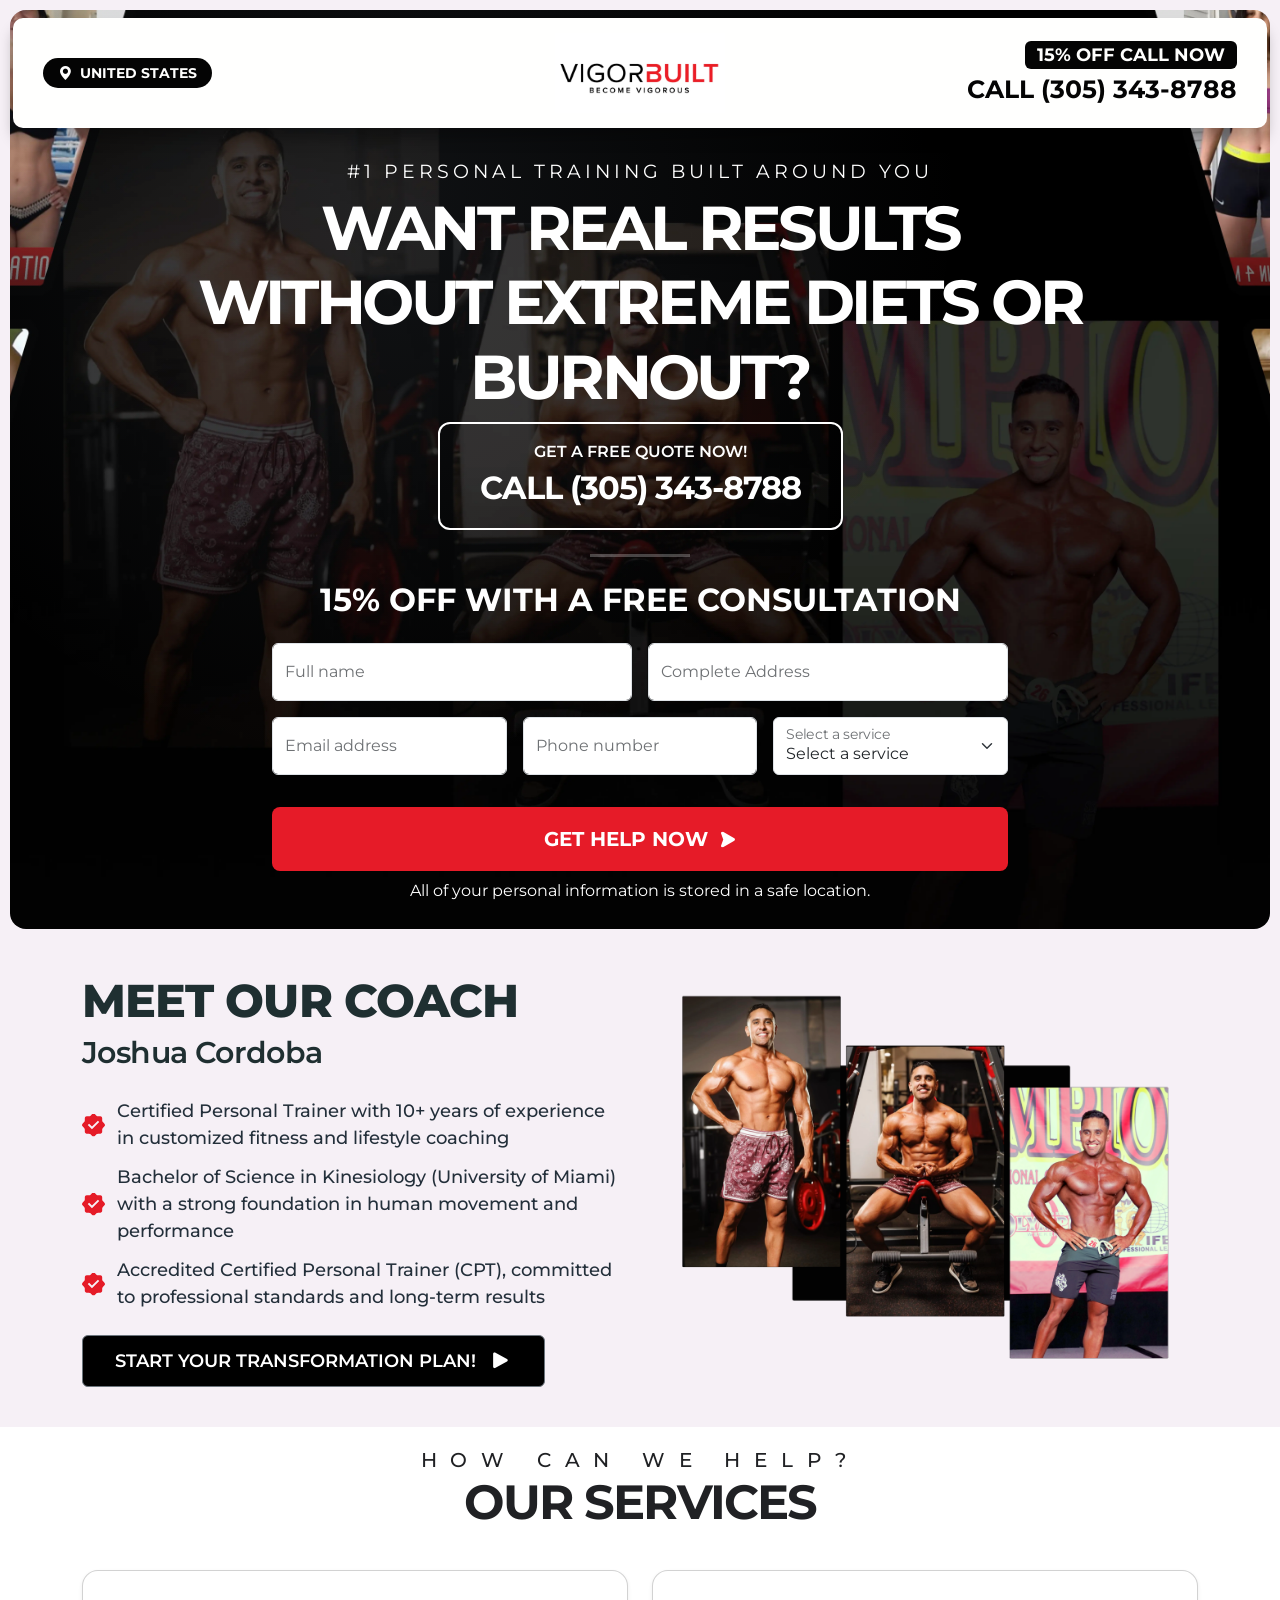
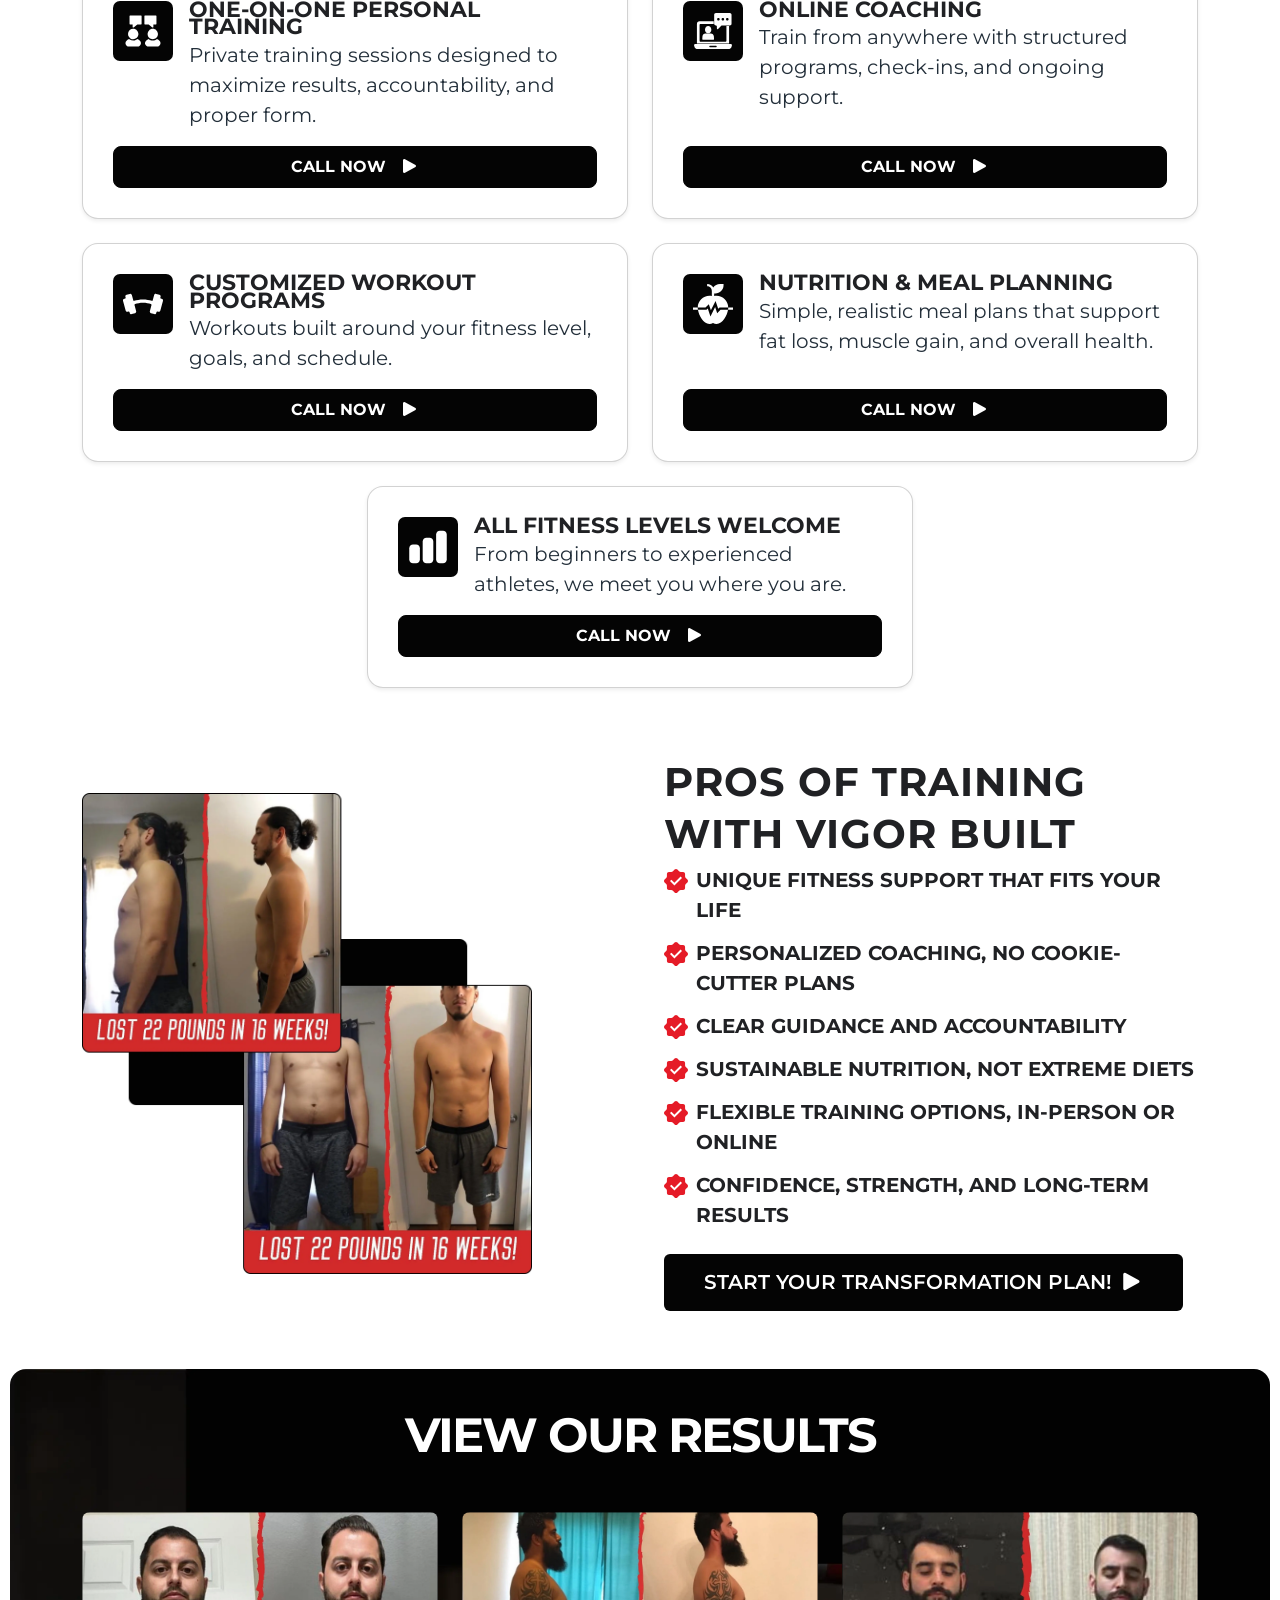
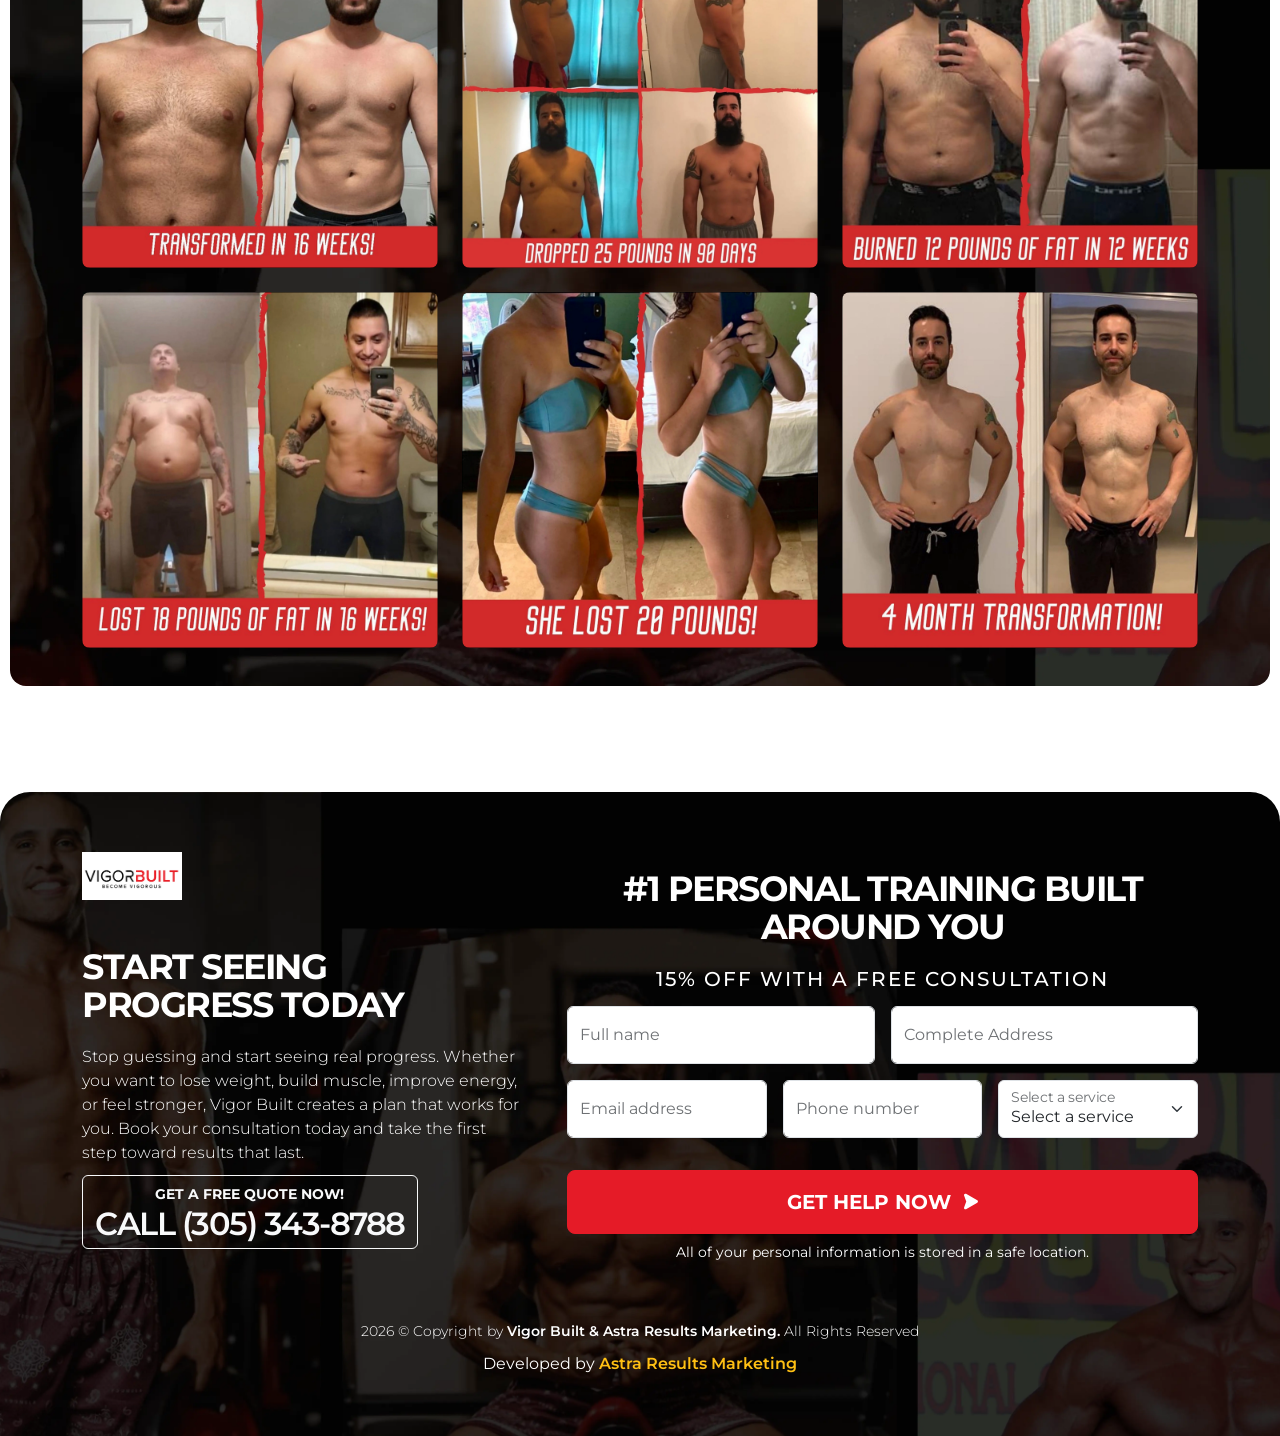
<file: old-files/index.html>
<!DOCTYPE html>
<html lang="en">

<head>
    <!-- Google Tag Manager -->
    <script>(function (w, d, s, l, i) {
            w[l] = w[l] || []; w[l].push({
                'gtm.start':
                    new Date().getTime(), event: 'gtm.js'
            }); var f = d.getElementsByTagName(s)[0],
                j = d.createElement(s), dl = l != 'dataLayer' ? '&l=' + l : ''; j.async = true; j.src =
                    'https://www.googletagmanager.com/gtm.js?id=' + i + dl; f.parentNode.insertBefore(j, f);
        })(window, document, 'script', 'dataLayer', 'GTM-5LW4KGHB');</script>
    <!-- End Google Tag Manager -->
    <meta charset="utf-8">
    <meta content="width=device-width, initial-scale=1.0" name="viewport">
    <title>#1 Personal Training Built Around You | VIGOR BUILT</title>
    <meta name="description"
        content="Work with Joshua Cordoba, a Certified Personal Trainer with 10+ years of experience. Personalized fitness and lifestyle coaching designed for real, long-term results. Book your free consultation today.">
    <meta name="keywords" content="">

    <!-- Favicons -->
    <link href="assets/img/logo.webp" rel="icon">
    <link href="assets/img/logo.webp" rel="apple-touch-icon">

    <!-- Default Font: Montserrat -->
    <link rel="preconnect" href="https://fonts.googleapis.com">
    <link rel="preconnect" href="https://fonts.gstatic.com" crossorigin>
    <link href="https://fonts.googleapis.com/css2?family=Montserrat:ital,wght@0,100..900;1,100..900&display=swap"
        rel="stylesheet">

    <!-- Vendor CSS Files -->
    <link href="assets/vendor/bootstrap/css/bootstrap.min.css" rel="stylesheet">
    <link href="assets/vendor/bootstrap-icons/bootstrap-icons.css" rel="stylesheet">
    <link href="assets/vendor/aos/aos.css" rel="stylesheet">
    <link href="assets/vendor/glightbox/css/glightbox.min.css" rel="stylesheet">
    <link href="assets/vendor/fontawesome-free/css/all.min.css" rel="stylesheet">
    <link href="assets/vendor/swiper/swiper-bundle.min.css" rel="stylesheet">

    <!-- Owl Carousel -->
    <link rel="stylesheet"
        href="https://cdnjs.cloudflare.com/ajax/libs/OwlCarousel2/2.3.4/assets/owl.carousel.min.css" />
    <link rel="stylesheet"
        href="https://cdnjs.cloudflare.com/ajax/libs/OwlCarousel2/2.3.4/assets/owl.theme.default.min.css" />


    <!-- Main CSS File -->
    <link href="assets/css/main.css" rel="stylesheet">

    <!-- reCAPTCHA v2 -->
    <script src="https://www.google.com/recaptcha/api.js" async defer></script>

</head>

<body class="index-page">
    <!-- Google Tag Manager (noscript) -->
    <noscript><iframe src="https://www.googletagmanager.com/ns.html?id=GTM-5LW4KGHB" height="0" width="0"
            style="display:none;visibility:hidden"></iframe></noscript>
    <!-- End Google Tag Manager (noscript) -->

    <!-- Header -->
    <header id="header" class="header d-flex align-items-center fixed-top">
        <div class="container-fluid">
            <div class="d-flex justify-content-between align-items-center">
                <!-- Location Badge (Hidden on Mobile) -->
                <div class="badge location text-uppercase d-none d-md-block">
                    <i class="bi bi-geo-alt-fill me-1"></i>
                    <span id="location">Miami</span>
                </div>

                <!-- Logo (Always Visible) -->
                <div class="d-md-none">
                    <a href="/index.html" class="logo">
                        <img src="assets/img/logo.webp" alt="MH Med Spa Logo">
                    </a>
                </div>

                <!-- Logo for Desktop -->
                <div class="d-none d-md-flex justify-content-center flex-grow-1">
                    <a href="/index.html" class="logo">
                        <img src="assets/img/logo.webp" alt="MH Med Spa Logo">
                    </a>
                </div>

                <!-- Call To Action (Always Visible) -->
                <div>
                    <a href="tel:3053438788" class="header-cta-btn text-decoration-none">
                        <span class="badge promotion text-uppercase">15% OFF CALL NOW</span>
                        <div class="phone-number">CALL (305) 343-8788</div>
                    </a>
                </div>
            </div>
        </div>
    </header><!-- End Header -->

    <main class="main">

        <!-- Hero Section -->
        <section id="hero" class="hero section">
            <div class="hero-background">
                <div class="hero-overlay"></div>
            </div><!-- Hero Background -->

            <div class="owl-carousel hero-carousel d-block d-md-none">
                <div class="item">
                    <img src="assets/img/gallery-slider/img-slider-1.webp" alt="Owl Carousel">
                </div>
                <div class="item">
                    <img src="assets/img/gallery-slider/img-slider-2.webp" alt="Owl Carousel">
                </div>
                <div class="item">
                    <img src="assets/img/gallery-slider/img-slider-3.webp" alt="Owl Carousel">
                </div>
                <div class="item">
                    <img src="assets/img/gallery-slider/img-slider-4.webp" alt="Owl Carousel">
                </div>
                <div class="item">
                    <img src="assets/img/gallery-slider/img-slider-5.webp" alt="Owl Carousel">
                </div>
                <div class="item">
                    <img src="assets/img/gallery-slider/img-slider-6.webp" alt="Owl Carousel">
                </div>
            </div><!-- End Owl Carousel: Mobile Image Slider -->

            <div class="container mt-5">
                <div class="row justify-content-center text-center">
                    <div class="col-lg-10">
                        <div class="hero-content">
                            <div
                                class="d-block d-md-none d-flex align-items-center justify-content-center text-center text-uppercase montserrat-400 fw-normal">
                                <span class="badge">
                                    <i class="bi bi-geo-alt-fill me-1"></i>
                                    <span id="location">Miami</span>
                                </span>
                            </div>
                            <h4 class="montserrat-400 text-white text-uppercase mt-2">#1 Personal Training Built Around
                                You</h4>
                            <h1>Want Real Results Without Extreme Diets or Burnout?</h1>

                            <div class="hero-btns mb-4">
                                <a href="tel:3053438788" class="btn btn-outline-light cta-btn">
                                    <span class="small-text">Get a Free Quote Now!</span><br>
                                    <span class="big-text">CALL (305) 343-8788</span>
                                </a>
                            </div>

                            <hr>

                            <div class="text-center mt-4">
                                <h5 class="montserrat-700 fw-bold fs-2 text-uppercase text-white">15% OFF WITH A FREE
                                    CONSULTATION</h5>
                                <!-- <h6 class="montserrat-600 fw-semibold fs-5 text-uppercase text-white d-none">AND A FREE ESTIMATE</h6> -->
                            </div>
                        </div>
                    </div>
                </div><!-- Hero Content -->

                <div class="row justify-content-center">
                    <div class=" col-lg-8">
                        <form id="contactFormHero" method="POST" class="contact-form row g-3">
                            <div class="col-md-6">
                                <div class="form-floating">
                                    <input type="text" class="form-control" name="full_name"
                                        placeholder="Your full name" required>
                                    <label>Full name</label>
                                </div>
                            </div>

                            <div class="col-md-6">
                                <div class="form-floating">
                                    <input type="text" class="form-control" name="address"
                                        placeholder="Complete Address" required>
                                    <label>Complete Address</label>
                                </div>
                            </div>

                            <div class="col-md-4">
                                <div class="form-floating">
                                    <input type="email" class="form-control" name="email" placeholder="name@example.com"
                                        required>
                                    <label>Email address</label>
                                </div>
                            </div>

                            <div class="col-md-4">
                                <div class="form-floating">
                                    <input type="tel" class="form-control" name="phone" placeholder="Your phone number"
                                        required>
                                    <label>Phone number</label>
                                </div>
                            </div>

                            <div class="col-md-4">
                                <div class="form-floating">
                                    <select class="form-select" name="service" required>
                                        <option value="" disabled selected>Select a service</option>
                                        <option value="One on One Training">One on One Training</option>
                                        <option value="Online Coaching">Online Coaching</option>
                                        <option value="Nutrition Planning">Nutrition Planning</option>
                                    </select>
                                    <label>Select a service</label>
                                </div>
                            </div>

                            <!-- reCAPTCHA Widget -->
                            <div class="col-12 d-flex justify-content-center">
                                <div class="g-recaptcha" data-sitekey="6LdcNUMsAAAAAJKVs4p4lYGGohI77NLgECg_6Ayv"></div>
                            </div>

                            <div class="col-12">
                                <button type="submit"
                                    class="btn montserrat-700 text-uppercase text-white fs-5 w-100 d-flex align-items-center justify-content-center text-center">
                                    Get Help Now
                                    <svg xmlns="http://www.w3.org/2000/svg" width="16" height="17" viewBox="0 0 16 17"
                                        fill="none">
                                        <g clip-path="url(#clip0_296_880)">
                                            <path
                                                d="M14.3117 9.6767L3.03678 16.1282C1.94321 16.7531 0.659276 15.6742 1.0889 14.4903L3.25403 8.5002L1.0889 2.51001C0.659276 1.32363 1.94321 0.247196 3.03678 0.872071L14.3117 7.32357C15.2245 7.84351 15.2222 9.15676 14.3117 9.6767Z"
                                                fill="white" />
                                        </g>
                                        <defs>
                                            <clipPath id="clip0_296_880">
                                                <rect width="16" height="16" fill="white"
                                                    transform="translate(0 0.5)" />
                                            </clipPath>
                                        </defs>
                                    </svg>
                                </button>
                                <p class="montserrat-400 fw-normal text-white text-center mt-2">
                                    All of your personal information is stored in a safe location.
                                </p>
                            </div>
                        </form>
                    </div>
                </div><!-- Contact Form -->

            </div><!-- Content -->
        </section><!-- End Hero Section -->

        <!-- Why Choose Section -->
        <section class="why-choose-us py-5 ">
            <div class="container">
                <div class="row align-items-center g-5">
                    <div class="col-md-6">
                        <div class="p-0">
                            <h4 class="text-uppercase d-none">Why Choose Us</h4>
                            <h1 class="text-uppercase">
                                Meet Our Coach
                            </h1>
                            <h5>Joshua Cordoba</h5>
                            <p class="d-none">We know everyone is different. That’s why our unique approach is personal,
                                supportive, and results-driven.</p>
                        </div>

                        <div class="coach-copy">
                            <ul class="coach-bullets">
                                <li>Certified Personal Trainer with 10+ years of experience in customized fitness and
                                    lifestyle coaching</li>
                                <li>Bachelor of Science in Kinesiology (University of Miami) with a strong foundation in
                                    human movement and performance</li>
                                <li>Accredited Certified Personal Trainer (CPT), committed to professional standards and
                                    long-term results</li>
                            </ul>
                        </div>

                        <a href="tel:3053438788" class="btn btn-secondary rounded-2 text-uppercase">
                            Start your transformation plan! <i class="fa fa-play"></i></a>
                        </a>
                    </div><!-- Left Column (content) -->

                    <div class="col-md-6 text-center text-md-end mb-4 mb-md-0">
                        <div class="position-relative d-inline-block">
                            <img src="assets/img/general/why-us-img.webp" class="img-fluid" alt="Why Us Img">
                        </div>
                    </div><!-- Right Column (shapes/images) -->
                </div>
            </div>
        </section><!-- End Why Choose Section -->

        <!-- Services Section -->
        <section id="services" class="services section ">

            <div class="container section-title">
                <div class="container section-title">
                    <h4 class="text-uppercase">How Can We Help?</h4>
                    <h1 class="text-uppercase">
                        Our Services
                    </h1>
                    <p class="lead d-none">
                        If you’re tired of generic workouts, confusing nutrition advice, or starting over and over
                        again, Vigor Built is here to help.
                    </p>
                </div>
            </div><!-- End Section Title -->

            <div class="container">

                <div class="row row-cols-1 row-cols-md-2 g-4">

                    <div class="col mx-md-auto">
                        <div class="card h-100 p-3 rounded-4 shadow-sm">
                            <div class="d-flex gap-3">
                                <div class="icon-wrapper d-flex align-items-start justify-content-center">
                                    <img src="/assets/img/service-icons/1.svg" class="img-fluid icon-img" alt="">
                                </div><!-- Service Icon -->

                                <div>
                                    <h5 class="card-title mb-1 fw-bold">One-On-One Personal Training</h5>
                                    <p class="card-text mb-0">
                                        Private training sessions designed to maximize results, accountability, and
                                        proper form.
                                    </p>
                                </div><!-- Service Details -->
                            </div>

                            <div class="card-footer bg-transparent border-0 p-0 mt-3">
                                <a href="tel:3053438788"
                                    class="btn btn-primary w-100 text-uppercase fw-bold py-2 rounded-3">
                                    Call Now <i class="fa fa-play ms-2"></i>
                                </a>
                            </div>
                        </div>
                    </div><!-- Service Item -->

                    <div class="col mx-md-auto">
                        <div class="card h-100 p-3 rounded-4 shadow-sm">
                            <div class="d-flex gap-3">
                                <div class="icon-wrapper d-flex align-items-start justify-content-center">
                                    <img src="/assets/img/service-icons/2.svg" class="img-fluid icon-img" alt="">
                                </div><!-- Service Icon -->

                                <div>
                                    <h5 class="card-title mb-1 fw-bold">Online Coaching</h5>
                                    <p class="card-text mb-0">
                                        Train from anywhere with structured programs, check-ins, and ongoing support.
                                    </p>
                                </div><!-- Service Details -->
                            </div>

                            <div class="card-footer bg-transparent border-0 p-0 mt-3">
                                <a href="tel:3053438788"
                                    class="btn btn-primary w-100 text-uppercase fw-bold py-2 rounded-3">
                                    Call Now <i class="fa fa-play ms-2"></i>
                                </a>
                            </div>
                        </div>
                    </div><!-- Service Item -->

                    <div class="col mx-md-auto">
                        <div class="card h-100 p-3 rounded-4 shadow-sm">
                            <div class="d-flex gap-3">
                                <div class="icon-wrapper d-flex align-items-start justify-content-center">
                                    <img src="/assets/img/service-icons/3.svg" class="img-fluid icon-img" alt="">
                                </div><!-- Service Icon -->

                                <div>
                                    <h5 class="card-title mb-1 fw-bold">Customized Workout Programs</h5>
                                    <p class="card-text mb-0">
                                        Workouts built around your fitness level, goals, and schedule.
                                    </p>
                                </div><!-- Service Details -->
                            </div>

                            <div class="card-footer bg-transparent border-0 p-0 mt-3">
                                <a href="tel:3053438788"
                                    class="btn btn-primary w-100 text-uppercase fw-bold py-2 rounded-3">
                                    Call Now <i class="fa fa-play ms-2"></i>
                                </a>
                            </div>
                        </div>
                    </div><!-- Service Item -->

                    <div class="col mx-md-auto">
                        <div class="card h-100 p-3 rounded-4 shadow-sm">
                            <div class="d-flex gap-3">
                                <div class="icon-wrapper d-flex align-items-start justify-content-center">
                                    <img src="/assets/img/service-icons/4.svg" class="img-fluid icon-img" alt="">
                                </div>

                                <div>
                                    <h5 class="card-title mb-1 fw-bold">Nutrition & Meal Planning</h5>
                                    <p class="card-text mb-0">
                                        Simple, realistic meal plans that support fat loss, muscle gain, and overall
                                        health.
                                    </p>
                                </div>
                            </div>

                            <div class="card-footer bg-transparent border-0 p-0 mt-3">
                                <a href="tel:3053438788"
                                    class="btn btn-primary w-100 text-uppercase fw-bold py-2 rounded-3">
                                    Call Now <i class="fa fa-play ms-2"></i>
                                </a>
                            </div>
                        </div>
                    </div><!-- Service Item -->

                    <div class="col mx-md-auto">
                        <div class="card h-100 p-3 rounded-4 shadow-sm">
                            <div class="d-flex gap-3">
                                <div class="icon-wrapper d-flex align-items-start justify-content-center">
                                    <img src="/assets/img/service-icons/5.svg" class="img-fluid icon-img" alt="">
                                </div><!-- Service Icon -->

                                <div>
                                    <h5 class="card-title mb-1 fw-bold">All Fitness Levels Welcome</h5>
                                    <p class="card-text mb-0">
                                        From beginners to experienced athletes, we meet you where you are.
                                    </p>
                                </div><!-- Service Details -->
                            </div>

                            <div class="card-footer bg-transparent border-0 p-0 mt-3">
                                <a href="tel:3053438788"
                                    class="btn btn-primary w-100 text-uppercase fw-bold py-2 rounded-3">
                                    Call Now <i class="fa fa-play ms-2"></i>
                                </a>
                            </div>
                        </div>
                    </div><!-- Service Item -->
                </div>


            </div>
        </section><!-- End Services Section -->

        <!-- Advantages Section -->
        <section class="advantages py-5">
            <div class="container">
                <div class="row align-items-center g-5">

                    <div class="col-md-6 text-center text-md-start mb-4 mb-md-0">
                        <div class="position-relative d-inline-block">
                            <img src="assets/img/general/advantage-img.webp" class="img-fluid advantage-img"
                                alt="Advantages Image">
                        </div>
                    </div><!-- Advantage IMG -->

                    <div class="col-md-6">
                        <h4 class="text-uppercase d-none">Benefits & Advantages</h4>
                        <h2 class="montserrat-700 text-uppercase fs-1 fw-bold">Pros of Training With Vigor Built</h2>
                        <p class="d-none">We provide personalized fitness coaching designed around your goals, your
                            lifestyle, and your fitness level.</p>

                        <h5 class="archivo-500 fw-semibold fs-5 mb-4 d-none">Advantages You’ll Enjoy:</h5>

                        <ul class="list-unstyled mb-4">
                            <li class="d-flex align-items-start manrope-600 text-dark mb-3">
                                <div class="icon me-2">
                                    <svg xmlns="http://www.w3.org/2000/svg" width="24" height="24" viewBox="0 0 24 24"
                                        fill="none">
                                        <g clip-path="url(#clip0_3_104)">
                                            <path
                                                d="M23.4172 10.5857L21.7803 8.94915C21.3918 8.56067 21.0735 7.79296 21.0735 7.2424V4.9279C21.0735 3.82691 20.174 2.92747 19.0733 2.92689H16.7579C16.208 2.92689 15.4394 2.60796 15.0509 2.21976L13.4143 0.58321C12.6367 -0.194403 11.3635 -0.194403 10.5859 0.58321L8.94931 2.22094C8.56048 2.60942 7.79101 2.92747 7.24227 2.92747H4.92777C3.82824 2.92747 2.92763 3.82691 2.92763 4.9279V7.24246C2.92763 7.79085 2.60935 8.56096 2.2208 8.94921L0.583954 10.5858C-0.194244 11.3634 -0.194244 12.6366 0.583954 13.4154L2.2208 15.052C2.60958 15.4405 2.92763 16.2103 2.92763 16.7587V19.0733C2.92763 20.1731 3.82824 21.0737 4.92777 21.0737H7.24233C7.79224 21.0737 8.56083 21.392 8.94937 21.7803L10.5859 23.4174C11.3635 24.1944 12.6367 24.1944 13.4144 23.4174L15.0509 21.7803C15.4398 21.3918 16.208 21.0737 16.758 21.0737H19.0734C20.1741 21.0737 21.0735 20.1731 21.0735 19.0733V16.7587C21.0735 16.2079 21.3921 15.4402 21.7804 15.052L23.4172 13.4154C24.1942 12.6366 24.1942 11.3633 23.4172 10.5857ZM10.4125 16.5003L5.9997 12.087L7.41395 10.673L10.4128 13.6719L16.586 7.50016L17.9999 8.91411L10.4125 16.5003Z"
                                                fill="#e51b27" />
                                        </g>
                                        <defs>
                                            <clipPath id="clip0_3_104">
                                                <rect width="24" height="24" fill="white" />
                                            </clipPath>
                                        </defs>
                                    </svg>
                                </div><!-- Checkmark Icon -->

                                <div class="details">
                                    <p class="montserrat-700 text-uppercase mb-0">Unique Fitness Support That Fits Your
                                        Life</p>
                                    <span class="montserrat-400 fw-normal fs-5 d-none">Built for hurricanes, high-impact
                                        events, and forced-entry resistance to keep
                                        commercial properties protected year-round.</span>
                                </div>
                            </li><!-- Advantage One -->

                            <li class="d-flex align-items-start manrope-600 text-dark mb-3">
                                <div class="icon me-2">
                                    <svg xmlns="http://www.w3.org/2000/svg" width="24" height="24" viewBox="0 0 24 24"
                                        fill="none">
                                        <g clip-path="url(#clip0_3_104)">
                                            <path
                                                d="M23.4172 10.5857L21.7803 8.94915C21.3918 8.56067 21.0735 7.79296 21.0735 7.2424V4.9279C21.0735 3.82691 20.174 2.92747 19.0733 2.92689H16.7579C16.208 2.92689 15.4394 2.60796 15.0509 2.21976L13.4143 0.58321C12.6367 -0.194403 11.3635 -0.194403 10.5859 0.58321L8.94931 2.22094C8.56048 2.60942 7.79101 2.92747 7.24227 2.92747H4.92777C3.82824 2.92747 2.92763 3.82691 2.92763 4.9279V7.24246C2.92763 7.79085 2.60935 8.56096 2.2208 8.94921L0.583954 10.5858C-0.194244 11.3634 -0.194244 12.6366 0.583954 13.4154L2.2208 15.052C2.60958 15.4405 2.92763 16.2103 2.92763 16.7587V19.0733C2.92763 20.1731 3.82824 21.0737 4.92777 21.0737H7.24233C7.79224 21.0737 8.56083 21.392 8.94937 21.7803L10.5859 23.4174C11.3635 24.1944 12.6367 24.1944 13.4144 23.4174L15.0509 21.7803C15.4398 21.3918 16.208 21.0737 16.758 21.0737H19.0734C20.1741 21.0737 21.0735 20.1731 21.0735 19.0733V16.7587C21.0735 16.2079 21.3921 15.4402 21.7804 15.052L23.4172 13.4154C24.1942 12.6366 24.1942 11.3633 23.4172 10.5857ZM10.4125 16.5003L5.9997 12.087L7.41395 10.673L10.4128 13.6719L16.586 7.50016L17.9999 8.91411L10.4125 16.5003Z"
                                                fill="#e51b27" />
                                        </g>
                                        <defs>
                                            <clipPath id="clip0_3_104">
                                                <rect width="24" height="24" fill="white" />
                                            </clipPath>
                                        </defs>
                                    </svg>
                                </div><!-- Checkmark Icon -->

                                <div class="details">
                                    <p class="montserrat-700 text-uppercase mb-0">Personalized Coaching, No
                                        Cookie-Cutter Plans</p>
                                    <span class="montserrat-400 fw-normal fs-5 d-none">Ideal for hotels, offices,
                                        multi-family units, and retail spaces, reducing outside
                                        noise by up to 80% for a more comfortable environment.</span>
                                </div>
                            </li><!-- Advantage Two -->

                            <li class="d-flex align-items-start manrope-600 text-dark mb-3">
                                <div class="icon me-2">
                                    <svg xmlns="http://www.w3.org/2000/svg" width="24" height="24" viewBox="0 0 24 24"
                                        fill="none">
                                        <g clip-path="url(#clip0_3_104)">
                                            <path
                                                d="M23.4172 10.5857L21.7803 8.94915C21.3918 8.56067 21.0735 7.79296 21.0735 7.2424V4.9279C21.0735 3.82691 20.174 2.92747 19.0733 2.92689H16.7579C16.208 2.92689 15.4394 2.60796 15.0509 2.21976L13.4143 0.58321C12.6367 -0.194403 11.3635 -0.194403 10.5859 0.58321L8.94931 2.22094C8.56048 2.60942 7.79101 2.92747 7.24227 2.92747H4.92777C3.82824 2.92747 2.92763 3.82691 2.92763 4.9279V7.24246C2.92763 7.79085 2.60935 8.56096 2.2208 8.94921L0.583954 10.5858C-0.194244 11.3634 -0.194244 12.6366 0.583954 13.4154L2.2208 15.052C2.60958 15.4405 2.92763 16.2103 2.92763 16.7587V19.0733C2.92763 20.1731 3.82824 21.0737 4.92777 21.0737H7.24233C7.79224 21.0737 8.56083 21.392 8.94937 21.7803L10.5859 23.4174C11.3635 24.1944 12.6367 24.1944 13.4144 23.4174L15.0509 21.7803C15.4398 21.3918 16.208 21.0737 16.758 21.0737H19.0734C20.1741 21.0737 21.0735 20.1731 21.0735 19.0733V16.7587C21.0735 16.2079 21.3921 15.4402 21.7804 15.052L23.4172 13.4154C24.1942 12.6366 24.1942 11.3633 23.4172 10.5857ZM10.4125 16.5003L5.9997 12.087L7.41395 10.673L10.4128 13.6719L16.586 7.50016L17.9999 8.91411L10.4125 16.5003Z"
                                                fill="#e51b27" />
                                        </g>
                                        <defs>
                                            <clipPath id="clip0_3_104">
                                                <rect width="24" height="24" fill="white" />
                                            </clipPath>
                                        </defs>
                                    </svg>
                                </div><!-- Checkmark Icon -->

                                <div class="details">
                                    <p class="montserrat-700 text-uppercase mb-0">Clear Guidance and Accountability</p>
                                    <span class="montserrat-400 fw-normal fs-5 d-none">Stabilize indoor temperatures and
                                        reduce strain on HVAC systems. Energy-efficient glazing helps cut recurring
                                        utility costs.</span>
                                </div>
                            </li><!-- Advantage Three -->

                            <li class="d-flex align-items-start manrope-600 text-dark mb-3">
                                <div class="icon me-2">
                                    <svg xmlns="http://www.w3.org/2000/svg" width="24" height="24" viewBox="0 0 24 24"
                                        fill="none">
                                        <g clip-path="url(#clip0_3_104)">
                                            <path
                                                d="M23.4172 10.5857L21.7803 8.94915C21.3918 8.56067 21.0735 7.79296 21.0735 7.2424V4.9279C21.0735 3.82691 20.174 2.92747 19.0733 2.92689H16.7579C16.208 2.92689 15.4394 2.60796 15.0509 2.21976L13.4143 0.58321C12.6367 -0.194403 11.3635 -0.194403 10.5859 0.58321L8.94931 2.22094C8.56048 2.60942 7.79101 2.92747 7.24227 2.92747H4.92777C3.82824 2.92747 2.92763 3.82691 2.92763 4.9279V7.24246C2.92763 7.79085 2.60935 8.56096 2.2208 8.94921L0.583954 10.5858C-0.194244 11.3634 -0.194244 12.6366 0.583954 13.4154L2.2208 15.052C2.60958 15.4405 2.92763 16.2103 2.92763 16.7587V19.0733C2.92763 20.1731 3.82824 21.0737 4.92777 21.0737H7.24233C7.79224 21.0737 8.56083 21.392 8.94937 21.7803L10.5859 23.4174C11.3635 24.1944 12.6367 24.1944 13.4144 23.4174L15.0509 21.7803C15.4398 21.3918 16.208 21.0737 16.758 21.0737H19.0734C20.1741 21.0737 21.0735 20.1731 21.0735 19.0733V16.7587C21.0735 16.2079 21.3921 15.4402 21.7804 15.052L23.4172 13.4154C24.1942 12.6366 24.1942 11.3633 23.4172 10.5857ZM10.4125 16.5003L5.9997 12.087L7.41395 10.673L10.4128 13.6719L16.586 7.50016L17.9999 8.91411L10.4125 16.5003Z"
                                                fill="#e51b27" />
                                        </g>
                                        <defs>
                                            <clipPath id="clip0_3_104">
                                                <rect width="24" height="24" fill="white" />
                                            </clipPath>
                                        </defs>
                                    </svg>
                                </div><!-- Checkmark Icon -->

                                <div class="details">
                                    <p class="montserrat-700 text-uppercase mb-0">Sustainable Nutrition, Not Extreme
                                        Diets</p>
                                    <span class="montserrat-400 fw-normal fs-5 d-none">Modern designs that elevate
                                        storefronts, commercial facades, and multi-unit buildings while improving
                                        structural safety.</span>
                                </div>
                            </li><!-- Advantage Four -->

                            <li class="d-flex align-items-start manrope-600 text-dark mb-3">
                                <div class="icon me-2">
                                    <svg xmlns="http://www.w3.org/2000/svg" width="24" height="24" viewBox="0 0 24 24"
                                        fill="none">
                                        <g clip-path="url(#clip0_3_104)">
                                            <path
                                                d="M23.4172 10.5857L21.7803 8.94915C21.3918 8.56067 21.0735 7.79296 21.0735 7.2424V4.9279C21.0735 3.82691 20.174 2.92747 19.0733 2.92689H16.7579C16.208 2.92689 15.4394 2.60796 15.0509 2.21976L13.4143 0.58321C12.6367 -0.194403 11.3635 -0.194403 10.5859 0.58321L8.94931 2.22094C8.56048 2.60942 7.79101 2.92747 7.24227 2.92747H4.92777C3.82824 2.92747 2.92763 3.82691 2.92763 4.9279V7.24246C2.92763 7.79085 2.60935 8.56096 2.2208 8.94921L0.583954 10.5858C-0.194244 11.3634 -0.194244 12.6366 0.583954 13.4154L2.2208 15.052C2.60958 15.4405 2.92763 16.2103 2.92763 16.7587V19.0733C2.92763 20.1731 3.82824 21.0737 4.92777 21.0737H7.24233C7.79224 21.0737 8.56083 21.392 8.94937 21.7803L10.5859 23.4174C11.3635 24.1944 12.6367 24.1944 13.4144 23.4174L15.0509 21.7803C15.4398 21.3918 16.208 21.0737 16.758 21.0737H19.0734C20.1741 21.0737 21.0735 20.1731 21.0735 19.0733V16.7587C21.0735 16.2079 21.3921 15.4402 21.7804 15.052L23.4172 13.4154C24.1942 12.6366 24.1942 11.3633 23.4172 10.5857ZM10.4125 16.5003L5.9997 12.087L7.41395 10.673L10.4128 13.6719L16.586 7.50016L17.9999 8.91411L10.4125 16.5003Z"
                                                fill="#e51b27" />
                                        </g>
                                        <defs>
                                            <clipPath id="clip0_3_104">
                                                <rect width="24" height="24" fill="white" />
                                            </clipPath>
                                        </defs>
                                    </svg>
                                </div><!-- Checkmark Icon -->

                                <div class="details">
                                    <p class="montserrat-700 text-uppercase mb-0">Flexible Training Options, In-Person
                                        or Online</p>
                                    <span class="montserrat-400 fw-normal fs-5 d-none">Qualify commercial properties for
                                        potential insurance credits with approved impact systems and wind-mitigation
                                        documentation.</span>
                                </div>
                            </li><!-- Advantage Five -->

                            <li class="d-flex align-items-start manrope-600 text-dark mb-3">
                                <div class="icon me-2">
                                    <svg xmlns="http://www.w3.org/2000/svg" width="24" height="24" viewBox="0 0 24 24"
                                        fill="none">
                                        <g clip-path="url(#clip0_3_104)">
                                            <path
                                                d="M23.4172 10.5857L21.7803 8.94915C21.3918 8.56067 21.0735 7.79296 21.0735 7.2424V4.9279C21.0735 3.82691 20.174 2.92747 19.0733 2.92689H16.7579C16.208 2.92689 15.4394 2.60796 15.0509 2.21976L13.4143 0.58321C12.6367 -0.194403 11.3635 -0.194403 10.5859 0.58321L8.94931 2.22094C8.56048 2.60942 7.79101 2.92747 7.24227 2.92747H4.92777C3.82824 2.92747 2.92763 3.82691 2.92763 4.9279V7.24246C2.92763 7.79085 2.60935 8.56096 2.2208 8.94921L0.583954 10.5858C-0.194244 11.3634 -0.194244 12.6366 0.583954 13.4154L2.2208 15.052C2.60958 15.4405 2.92763 16.2103 2.92763 16.7587V19.0733C2.92763 20.1731 3.82824 21.0737 4.92777 21.0737H7.24233C7.79224 21.0737 8.56083 21.392 8.94937 21.7803L10.5859 23.4174C11.3635 24.1944 12.6367 24.1944 13.4144 23.4174L15.0509 21.7803C15.4398 21.3918 16.208 21.0737 16.758 21.0737H19.0734C20.1741 21.0737 21.0735 20.1731 21.0735 19.0733V16.7587C21.0735 16.2079 21.3921 15.4402 21.7804 15.052L23.4172 13.4154C24.1942 12.6366 24.1942 11.3633 23.4172 10.5857ZM10.4125 16.5003L5.9997 12.087L7.41395 10.673L10.4128 13.6719L16.586 7.50016L17.9999 8.91411L10.4125 16.5003Z"
                                                fill="#e51b27" />
                                        </g>
                                        <defs>
                                            <clipPath id="clip0_3_104">
                                                <rect width="24" height="24" fill="white" />
                                            </clipPath>
                                        </defs>
                                    </svg>
                                </div><!-- Checkmark Icon -->

                                <div class="details">
                                    <p class="montserrat-700 text-uppercase mb-0">Confidence, Strength, and Long-Term
                                        Results</p>
                                    <span class="montserrat-400 fw-normal fs-5 d-none">Qualify commercial properties for
                                        potential insurance credits with approved impact systems and wind-mitigation
                                        documentation.</span>
                                </div>
                            </li><!-- Advantage Six -->

                        </ul><!-- List Of Advantages -->

                        <a href="tel:3053438788" class="btn btn-secondary rounded-2 text-uppercase">
                            Start your transformation plan! <i class="fa fa-play"></i></a>
                        </a><!-- CTA Button -->
                    </div><!-- Advantage Content -->
                </div>
            </div>
        </section><!-- End Advantages Section -->

        <!-- Gallery Section -->
        <section id="gallery" class="gallery section py-5">
            <div class="hero-background">
                <div class="hero-overlay"></div>
            </div>

            <div class="container">
                <div class="row justify-content-center text-center">
                    <div class="col-12">
                        <div class="gallery-content mb-5">
                            <!-- <h4 class="montserrat-400 text-white text-uppercase">Previous Work</h4> -->
                            <h2 class="text-uppercase text-white">VIEW OUR RESULTS</h2>
                        </div>
                    </div>

                    <!-- Gallery -->
                    <div class="col-12">
                        <div class="row g-4 justify-content-center">

                            <div class="col-md-4 col-sm-6">
                                <img src="assets/img/gallery/gallery-img-1.webp"
                                    class="img-fluid rounded-3 w-100 h-100 object-fit-cover"
                                    alt="Technician marking inspection spot on floor">
                            </div><!-- Gallery Image -->

                            <div class="col-md-4 col-sm-6">
                                <img src="assets/img/gallery/gallery-img-2.webp"
                                    class="img-fluid rounded-3 w-100 h-100 object-fit-cover"
                                    alt="Pipe with Aqua Pro label">
                            </div><!-- Gallery Image -->

                            <div class="col-md-4 col-sm-6">
                                <img src="assets/img/gallery/gallery-img-3.webp"
                                    class="img-fluid rounded-3 w-100 h-100 object-fit-cover"
                                    alt="Technician preparing pipe relining">
                            </div><!-- Gallery Image -->

                            <div class="col-md-4 col-sm-6">
                                <img src="assets/img/gallery/gallery-img-4.webp"
                                    class="img-fluid rounded-3 w-100 h-100 object-fit-cover"
                                    alt="Technician preparing pipe relining">
                            </div><!-- Gallery Image -->

                            <div class="col-md-4 col-sm-6">
                                <img src="assets/img/gallery/gallery-img-5.webp"
                                    class="img-fluid rounded-3 w-100 h-100 object-fit-cover"
                                    alt="Technician preparing pipe relining">
                            </div><!-- Gallery Image -->

                            <div class="col-md-4 col-sm-6">
                                <img src="assets/img/gallery/gallery-img-6.webp"
                                    class="img-fluid rounded-3 w-100 h-100 object-fit-cover"
                                    alt="Technician preparing pipe relining">
                            </div><!-- Gallery Image -->

                        </div>
                    </div>
                </div>
            </div>
        </section><!-- End Gallery Section -->

        <!-- Testimonials Section -->
        <section id="testimonials" class="testimonials section py-5">
            <div class="container">
                <!-- <div class="row justify-content-center text-center mb-5">
                    <div class="col-12">
                        <h4 class="text-uppercase">Testimonials</h4>
                        <h2 class="montserrat-700 text-uppercase fs-1 fw-bold">What Our Customers Say</h2>
                    </div>
                </div>

                <div class="row g-4">
                    <div class="col-12 col-sm-6 col-lg-3">
                        <div class="card h-100 shadow-sm border-1 rounded-4 p-4">
                            <p class="testimonial-text mb-4">
                                Hands down the most knowledgeable and hard working plumber that I have ever used. Angel
                                is the owner and
                                he has a get it done attitude and work ethic. When I hit roadblocks with other plumbers
                                telling me that
                                something couldn't be done, Angel came to my business and said there always a way and
                                that he would get
                                what iv needed done. It took him 1 full day of work to do a job that another company
                                spent 3 days trying
                                to do. If you want a plumber that knows how to get things done fast and done the right
                                way. I would
                                highly recommend this company. Thank you Angel for helping us get back up and running
                                and having our
                                plumbing issue fixed.
                            </p>
                            <button
                                class="btn btn-link text-decoration-none text-primary text-start p-0 read-more-btn mt-0">
                                Read more
                            </button>
                            <h6 class="fw-bold text-uppercase mt-3 mb-1">James Vierra</h6>
                            <div class="text-warning">
                                <i class="bi bi-star-fill"></i><i class="bi bi-star-fill"></i><i
                                    class="bi bi-star-fill"></i>
                                <i class="bi bi-star-fill"></i><i class="bi bi-star-fill"></i>
                            </div>
                        </div>
                    </div>

                    <div class="col-12 col-sm-6 col-lg-3">
                        <div class="card h-100 shadow-sm border-1 rounded-4 p-4">
                            <p class="testimonial-text mb-4">
                                I used Storm Impact Homes for replacement of my kitchen faucet and disposal. Angel was
                                extremely easy to reach.
                                I could tell that he had tremendous experience in the field as he diagnosed my issue
                                before even
                                stepping foot inside my apartment. He was very efficient but made sure the job was done
                                correctly and
                                didn’t rush. When it became apparent that we needed another piece to the disposal, he
                                waited while I
                                went to Home Depot to pick up the missing piece. Overall, my experience was excellent
                                and I would use
                                him again if I had to.
                            </p>
                            <button
                                class="btn btn-link text-decoration-none text-primary text-start p-0 read-more-btn mt-0">
                                Read more
                            </button>
                            <h6 class="fw-bold text-uppercase mt-3 mb-1">Adam Koller</h6>
                            <div class="text-warning">
                                <i class="bi bi-star-fill"></i><i class="bi bi-star-fill"></i><i
                                    class="bi bi-star-fill"></i>
                                <i class="bi bi-star-fill"></i><i class="bi bi-star-fill"></i>
                            </div>
                        </div>
                    </div>

                    <div class="col-12 col-sm-6 col-lg-3">
                        <div class="card h-100 shadow-sm border-1 rounded-4 p-4">
                            <p class="testimonial-text mb-4">
                                Great experience overall. Spoke to Angel when I had plumbing problems and he came same
                                day. He gave me a
                                great price and told me he can come as soon as next day. Very professional and very
                                fast. He ended up
                                changing a toilet and fill valve on second floor. He didn’t even charge me for disposal.
                                Will be using
                                them as our in house plumbing service
                            </p>
                            <button
                                class="btn btn-link text-decoration-none text-primary text-start p-0 read-more-btn mt-0">
                                Read more
                            </button>
                            <h6 class="fw-bold text-uppercase mt-3 mb-1">University Pharmacy Coral Gables</h6>
                            <div class="text-warning">
                                <i class="bi bi-star-fill"></i><i class="bi bi-star-fill"></i><i
                                    class="bi bi-star-fill"></i>
                                <i class="bi bi-star-fill"></i><i class="bi bi-star-fill"></i>
                            </div>
                        </div>
                    </div>

                    <div class="col-12 col-sm-6 col-lg-3">
                        <div class="card h-100 shadow-sm border-1 rounded-4 p-4">
                            <p class="testimonial-text mb-4">Angel from Storm Impact Homes installed a new water heater
                                for our home this
                                weekend and did an excellent job. He was very professional, efficient, and had a great
                                pricing. He
                                explained everything to us as well throughout the process. I would definitely recommend
                                him.</p>
                            <button
                                class="btn btn-link text-decoration-none text-primary text-start p-0 read-more-btn mt-0">
                                Read more
                            </button>
                            <h6 class="fw-bold text-uppercase mt-3 mb-1">M. Caskey</h6>
                            <div class="text-warning">
                                <i class="bi bi-star-fill"></i><i class="bi bi-star-fill"></i><i
                                    class="bi bi-star-fill"></i>
                                <i class="bi bi-star-fill"></i><i class="bi bi-star-fill"></i>
                            </div>
                        </div>
                    </div>
                </div> -->
            </div>
        </section><!-- End Testimonials Section -->

        <!-- Footer Section -->
        <section id="contact-section" class="contact-section">
            <div class="container">
                <div class="row g-5 align-items-start align-items-lg-stretch">

                    <div class="col-lg-5 d-flex flex-column justify-content-center">
                        <div>
                            <div class="d-flex align-items-center mb-5">
                                <img src="assets/img/logo.webp" width="100" alt="Logo">
                            </div>
                            <h2 class="text-uppercase">Start Seeing Progress Today</h2>
                            <p class="montserrat-400 text-white fs-6">
                                Stop guessing and start seeing real progress. Whether you want to lose weight, build
                                muscle, improve energy, or feel stronger, Vigor Built creates a plan that works for you.
                                Book your consultation today and take the first step toward results that last.
                            </p>
                            <div class="hero-btns mb-4">
                                <a href="tel:3053438788" class="btn btn-outline-light cta-btn">
                                    <span class="btn-text text-uppercase">Get a Free Quote Now!</span><br>
                                    <span class="btn-number text-uppercase">CALL (305) 343-8788</span>
                                </a>
                            </div>
                        </div>
                    </div>

                    <div class="col-lg-7 d-flex flex-column justify-content-end">
                        <div class="contact-form-wrapper">
                            <h2 class="text-uppercase text-center">#1 Personal Training Built Around You</h2>
                            <h4 class="text-uppercase text-center">15% OFF WITH A FREE CONSULTATION</h4>

                            <form id="contactFormFooter" method="POST" class="contact-form row g-3">
                                <div class="col-md-6">
                                    <div class="form-floating">
                                        <input type="text" class="form-control" name="full_name"
                                            placeholder="Your full name" required>
                                        <label>Full name</label>
                                    </div>
                                </div>

                                <div class="col-md-6">
                                    <div class="form-floating">
                                        <input type="text" class="form-control" name="address"
                                            placeholder="Complete Address" required>
                                        <label>Complete Address</label>
                                    </div>
                                </div>

                                <div class="col-md-4">
                                    <div class="form-floating">
                                        <input type="email" class="form-control" name="email"
                                            placeholder="name@example.com" required>
                                        <label>Email address</label>
                                    </div>
                                </div>
                                <div class="col-md-4">
                                    <div class="form-floating">
                                        <input type="tel" class="form-control" name="phone"
                                            placeholder="Your phone number" required>
                                        <label>Phone number</label>
                                    </div>
                                </div>
                                <div class="col-md-4">
                                    <div class="form-floating">
                                        <select class="form-select" name="service" required>
                                            <option value="" disabled selected>Select a service</option>
                                            <option value="One on One Training">One on One Training</option>
                                            <option value="Online Coaching">Online Coaching</option>
                                            <option value="Nutrition Planning">Nutrition Planning</option>
                                        </select>
                                        <label>Select a service</label>
                                    </div>
                                </div>

                                <!-- reCAPTCHA Widget -->
                                <div class="col-12 d-flex justify-content-center">
                                    <div class="g-recaptcha" data-sitekey="6LdcNUMsAAAAAJKVs4p4lYGGohI77NLgECg_6Ayv">
                                    </div>
                                </div>

                                <div class="col-12">
                                    <button type="submit"
                                        class="btn montserrat-700 text-uppercase text-white fs-5 w-100 d-flex align-items-center justify-content-center text-center">
                                        Get Help Now
                                        <svg xmlns="http://www.w3.org/2000/svg" width="16" height="17"
                                            viewBox="0 0 16 17" fill="none">
                                            <path
                                                d="M14.3117 9.6767L3.03678 16.1282C1.94321 16.7531 0.659276 15.6742 1.0889 14.4903L3.25403 8.5002L1.0889 2.51001C0.659276 1.32363 1.94321 0.247196 3.03678 0.872071L14.3117 7.32357C15.2245 7.84351 15.2222 9.15676 14.3117 9.6767Z"
                                                fill="white" />
                                        </svg>
                                    </button>
                                    <p class="montserrat-400 fw-normal text-white text-center mt-2">
                                        All of your personal information is stored in a safe location.
                                    </p>
                                </div>
                            </form>
                        </div>
                    </div><!-- Contact Form -->

                </div>
            </div>

            <!-- Footer -->
            <div class="container copyright text-center mt-5 p-0">
                <p class="montserrat-400 text-white">
                    <script>document.write(new Date().getFullYear());</script> © <span>Copyright by</span>
                    <strong class="fw-semibold">Vigor Built & Astra Results Marketing.</strong>&nbsp;<span>All Rights
                        Reserved</span>
                </p>
                <div class="credits">
                    <span class="text-white">Developed by <a href="https://astraresults.com/" class="fw-semibold">Astra
                            Results
                            Marketing</a></span>
                </div>
            </div>
        </section><!-- End Footer Section -->

    </main>

    <!-- Scroll Top -->
    <a href="#" id="scroll-top" class="scroll-top d-flex align-items-center justify-content-center"><i
            class="bi bi-arrow-up-short"></i></a>

    <!-- Preloader -->
    <div id="preloader"></div>

    <!-- Vendor JS Files -->
    <script src="assets/vendor/bootstrap/js/bootstrap.bundle.min.js"></script>
    <script src="assets/vendor/imagesloaded/imagesloaded.pkgd.min.js"></script>
    <script src="assets/vendor/isotope-layout/isotope.pkgd.min.js"></script>
    <script src="assets/vendor/swiper/swiper-bundle.min.js"></script>
    <script src="assets/vendor/geolocation/geotarget.js"></script>
    <script src="assets/vendor/readmore-readless/readmore-readless.js"></script>

    <!-- Owl Carousel -->
    <script src="https://code.jquery.com/jquery-3.6.0.min.js"></script>
    <script src="https://cdnjs.cloudflare.com/ajax/libs/OwlCarousel2/2.3.4/owl.carousel.min.js"></script>

    <!-- Main JS File -->
    <script src="assets/js/main.js"></script>
    <script src="assets/js/mail.js"></script>

    <script>
        $(document).ready(function () {
            $(".owl-carousel").owlCarousel({
                loop: true,
                margin: 12,
                autoplay: true,
                autoplayTimeout: 2500,
                autoplayHoverPause: true,
                dots: true,
                nav: false,
                responsive: {
                    0: {
                        items: 2,
                        center: true,
                        margin: 12
                    },
                    768: {
                        items: 3,
                        center: false
                    },
                    1024: {
                        items: 4
                    }
                }
            });
        });
    </script><!-- Owl Carousel Init -->

    <!-- CallRail JS Snippet -->
    <script type="text/javascript"
        src="//cdn.callrail.com/companies/684147658/b1bbd1e2271ba21f1d50/12/swap.js"></script>
</body>

</html>
</file>
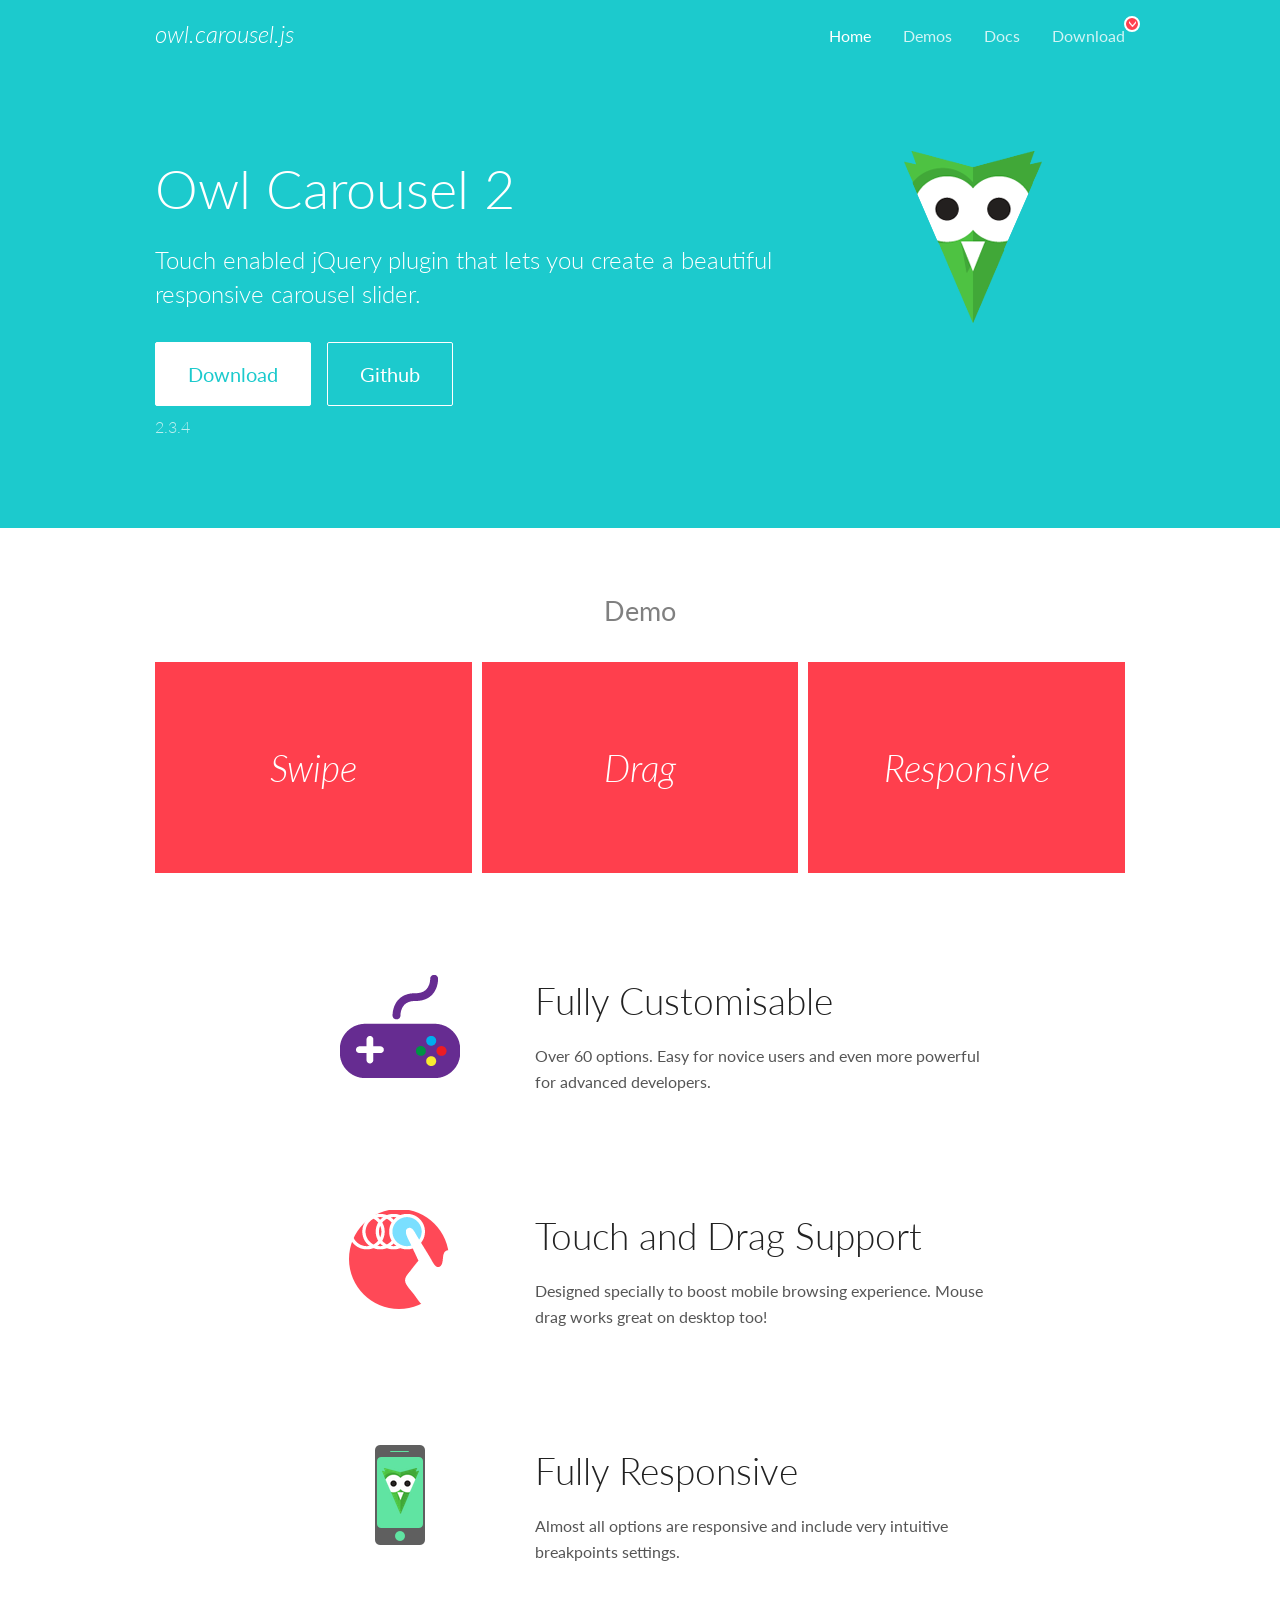
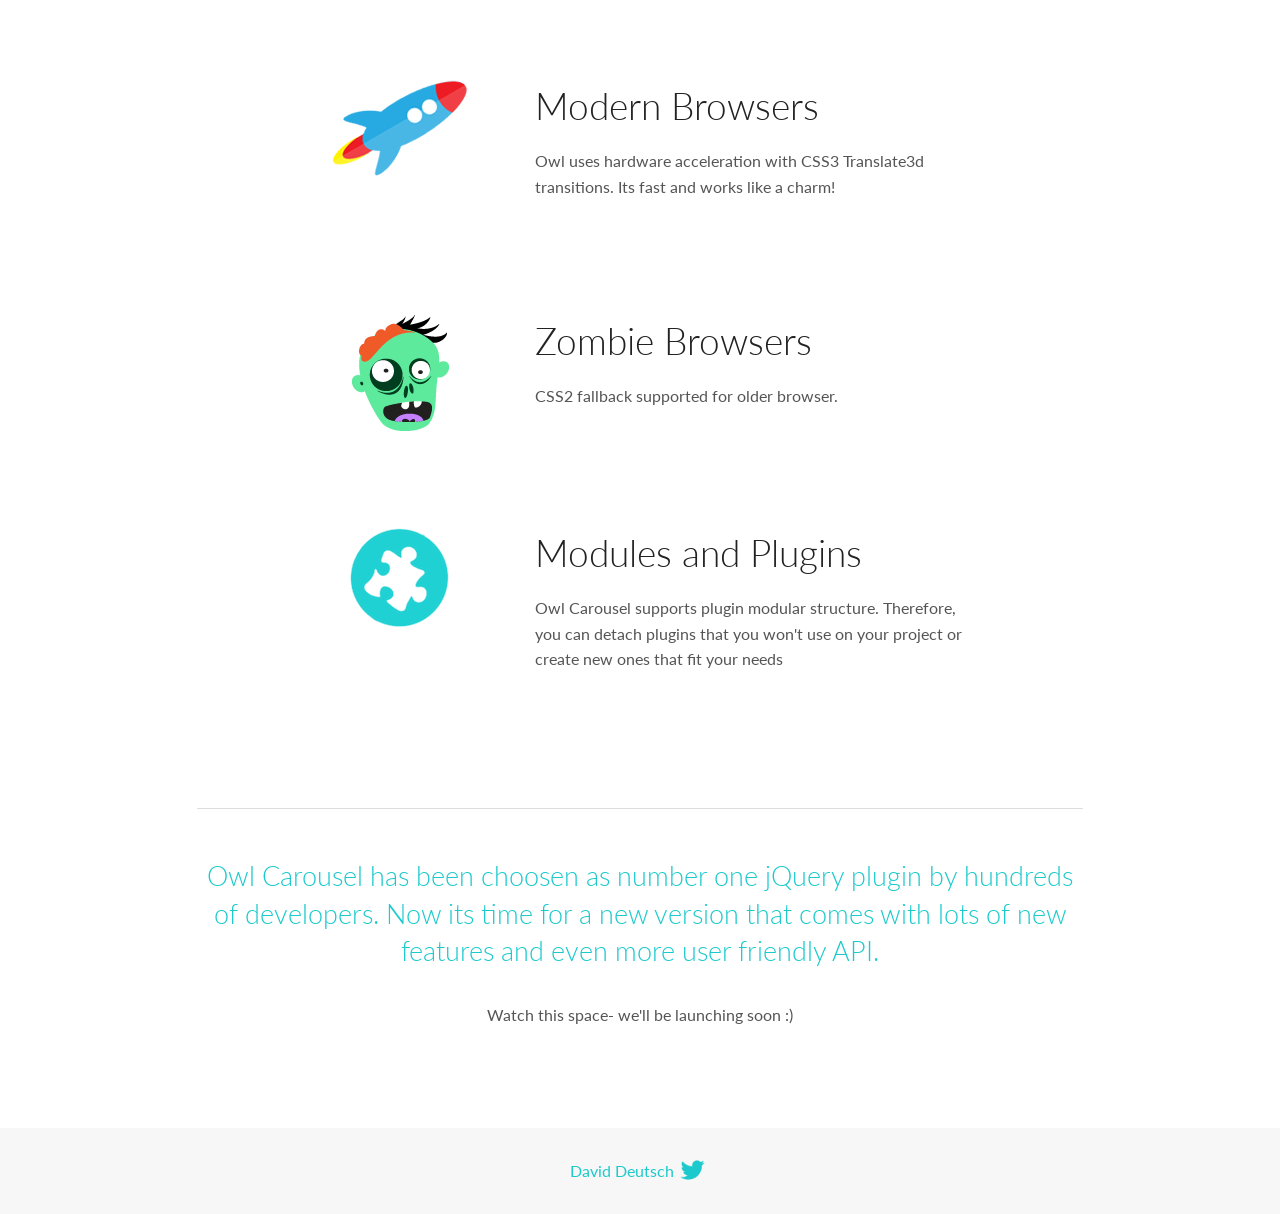
<file: assets/vendor/owl-carousel/OwlCarousel2-2.3.4/OwlCarousel2-2.3.4/docs/index.html>
<!DOCTYPE html>
<html lang="en">
  <head>

    <!-- head -->
    <meta charset="utf-8">
    <meta name="msapplication-tap-highlight" content="no" />
    <meta name="viewport" content="width=device-width, initial-scale=1.0" />
    <meta name="description" content="Touch enabled jQuery plugin that lets you create beautiful responsive carousel slider.">
    <meta name="author" content="David Deutsch">
    <title>
      Home | Owl Carousel | 2.3.4
    </title>

    <!-- Stylesheets -->
    <link href='https://fonts.googleapis.com/css?family=Lato:300,400,700,400italic,300italic' rel='stylesheet' type='text/css'>
    <link rel="stylesheet" href="assets/css/docs.theme.min.css">

    <!-- Owl Stylesheets -->
    <link rel="stylesheet" href="assets/owlcarousel/assets/owl.carousel.min.css">
    <link rel="stylesheet" href="assets/owlcarousel/assets/owl.theme.default.min.css">

    <!-- HTML5 shim and Respond.js IE8 support of HTML5 elements and media queries -->

    <!--[if lt IE 9]>
      <script src="https://oss.maxcdn.com/libs/html5shiv/3.7.0/html5shiv.js"></script>
      <script src="https://oss.maxcdn.com/libs/respond.js/1.3.0/respond.min.js"></script>
    <![endif]-->

    <!-- Favicons -->
    <link rel="apple-touch-icon-precomposed" sizes="144x144" href="assets/ico/apple-touch-icon-144-precomposed.png">
    <link rel="shortcut icon" href="assets/ico/favicon.png">
    <link rel="shortcut icon" href="favicon.ico">

    <!-- Yeah i know js should not be in header. Its required for demos.-->

    <!-- javascript -->
    <script src="assets/vendors/jquery.min.js"></script>
    <script src="assets/owlcarousel/owl.carousel.js"></script>
  </head>
  <body>

    <!-- header -->
    <header class="header">
      <div class="row">
        <div class="large-12 columns">
          <div class="brand left">
            <h3>
              <a href="/OwlCarousel2/">owl.carousel.js</a> 
            </h3>
          </div>
          <a id="toggle-nav" class="right">
            <span></span> <span></span> <span></span> 
          </a> 
          <div class="nav-bar">
            <ul class="clearfix">
              <li class="active">
                <a href="/OwlCarousel2/index.html">Home</a> 
              </li>
              <li> <a href="/OwlCarousel2/demos/demos.html">Demos</a>  </li>
              <li> <a href="/OwlCarousel2/docs/started-welcome.html">Docs</a>  </li>
              <li>
                <a href="https://github.com/OwlCarousel2/OwlCarousel2/archive/2.3.4.zip">Download</a> 
                <span class="download"></span> 
              </li>
            </ul>
          </div>
        </div>
      </div>
    </header>

    <!-- home panel -->
    <section id="hero">
      <div class="row">
        <div class="large-8 medium-8 columns">
          <h1>Owl Carousel 2</h1>
          <h4>Touch enabled jQuery plugin that lets you create a beautiful responsive carousel slider.</h4>
          <a href="https://github.com/OwlCarousel2/OwlCarousel2/archive/2.3.4.zip" class="hero-button">Download</a> 
          <a href="https://github.com/OwlCarousel2/OwlCarousel2" class="hero-button outline">Github</a> 
          <p>2.3.4</p>
        </div>
        <div class="large-4 medium-4 columns">
          <img class="owl-logo" src="assets/img/owl-logo.png" alt="mr. Owl">
        </div>
      </div>
    </section>

    <!-- body -->
    <div class="home-demo">
      <div class="row">
        <div class="large-12 columns">
          <h3>Demo</h3>
          <div class="owl-carousel">
            <div class="item">
              <h2>Swipe</h2>
            </div>
            <div class="item">
              <h2>Drag</h2>
            </div>
            <div class="item">
              <h2>Responsive</h2>
            </div>
            <div class="item">
              <h2>CSS3</h2>
            </div>
            <div class="item">
              <h2>Fast</h2>
            </div>
            <div class="item">
              <h2>Easy</h2>
            </div>
            <div class="item">
              <h2>Free</h2>
            </div>
            <div class="item">
              <h2>Upgradable</h2>
            </div>
            <div class="item">
              <h2>Tons of options</h2>
            </div>
            <div class="item">
              <h2>Infinity</h2>
            </div>
            <div class="item">
              <h2>Auto Width</h2>
            </div>
          </div>
        </div>
      </div>
    </div>
    <script>
      var owl = $('.owl-carousel');
      owl.owlCarousel({
        margin: 10,
        loop: true,
        responsive: {
          0: {
            items: 1
          },
          600: {
            items: 2
          },
          1000: {
            items: 3
          }
        }
      })
    </script>

    <!-- features -->
    <div id="features">
      <div class="row">
        <div class="small-12 medium-9 small-centered columns">
          <section class="row feature">
            <div class="medium-4 small-12 columns">
              <img src="assets/img/feature-options.png" alt="">
            </div>
            <div class="medium-8 small-12 columns">
              <h2>Fully Customisable</h2>
              <p>Over 60 options. Easy for novice users and even more powerful for advanced developers.</p>
            </div>
          </section>
          <section class="row feature">
            <div class="medium-4 small-12 columns">
              <img src="assets/img/feature-drag.png" alt="">
            </div>
            <div class="medium-8 small-12 columns">
              <h2>Touch and Drag Support</h2>
              <p>Designed specially to boost mobile browsing experience. Mouse drag works great on desktop too!</p>
            </div>
          </section>
          <section class="row feature">
            <div class="medium-4 small-12 columns">
              <img src="assets/img/feature-responsive.png" alt="">
            </div>
            <div class="medium-8 small-12 columns">
              <h2>Fully Responsive</h2>
              <p>Almost all options are responsive and include very intuitive breakpoints settings.</p>
            </div>
          </section>
          <section class="row feature">
            <div class="medium-4 small-12 columns">
              <img src="assets/img/feature-modern.png" alt="">
            </div>
            <div class="medium-8 small-12 columns">
              <h2>Modern Browsers</h2>
              <p>Owl uses hardware acceleration with CSS3 Translate3d transitions. Its fast and works like a charm! </p>
            </div>
          </section>
          <section class="row feature">
            <div class="medium-4 small-12 columns">
              <img src="assets/img/feature-zombie.png" alt="">
            </div>
            <div class="medium-8 small-12 columns">
              <h2>Zombie Browsers</h2>
              <p>CSS2 fallback supported for older browser.</p>
            </div>
          </section>
          <section class="row feature">
            <div class="medium-4 small-12 columns">
              <img src="assets/img/feature-module.png" alt="">
            </div>
            <div class="medium-8 small-12 columns">
              <h2>Modules and Plugins</h2>
              <p>Owl Carousel supports plugin modular structure. Therefore, you can detach plugins that you won&#x27;t use on your project or create new ones that fit your needs</p>
            </div>
          </section>
        </div>
      </div>
    </div>

    <!-- footer -->
    <section id="teaser-text">
      <div class="row">
        <div class="small-12 medium-11 small-centered columns">
          <hr>
          <h3 id="owl-carousel-has-been-choosen-as-number-one-jquery-plugin-by-hundreds-of-developers-now-its-time-for-a-new-version-that-comes-with-lots-of-new-features-and-even-more-user-friendly-api-">Owl Carousel has been choosen as number one jQuery plugin by hundreds of developers. Now its time for a new version that comes with lots of new features and even more user friendly API.</h3>
          <p>Watch this space- we&#39;ll be launching soon :)</p>
        </div>
      </div>
    </section>

    <!-- footer -->
    <footer class="footer">
      <div class="row">
        <div class="large-12 columns">
          <h5>
            <a href="/OwlCarousel2/docs/support-contact.html">David Deutsch</a> 
            <a id="custom-tweet-button" href="https://twitter.com/share?url=https://github.com/OwlCarousel2/OwlCarousel2&text=Owl Carousel - This is so awesome! " target="_blank"></a> 
          </h5>
        </div>
      </div>
    </footer>

    <!-- vendors -->
    <script src="assets/vendors/highlight.js"></script>
    <script src="assets/js/app.js"></script>
  </body>
</html>
</file>
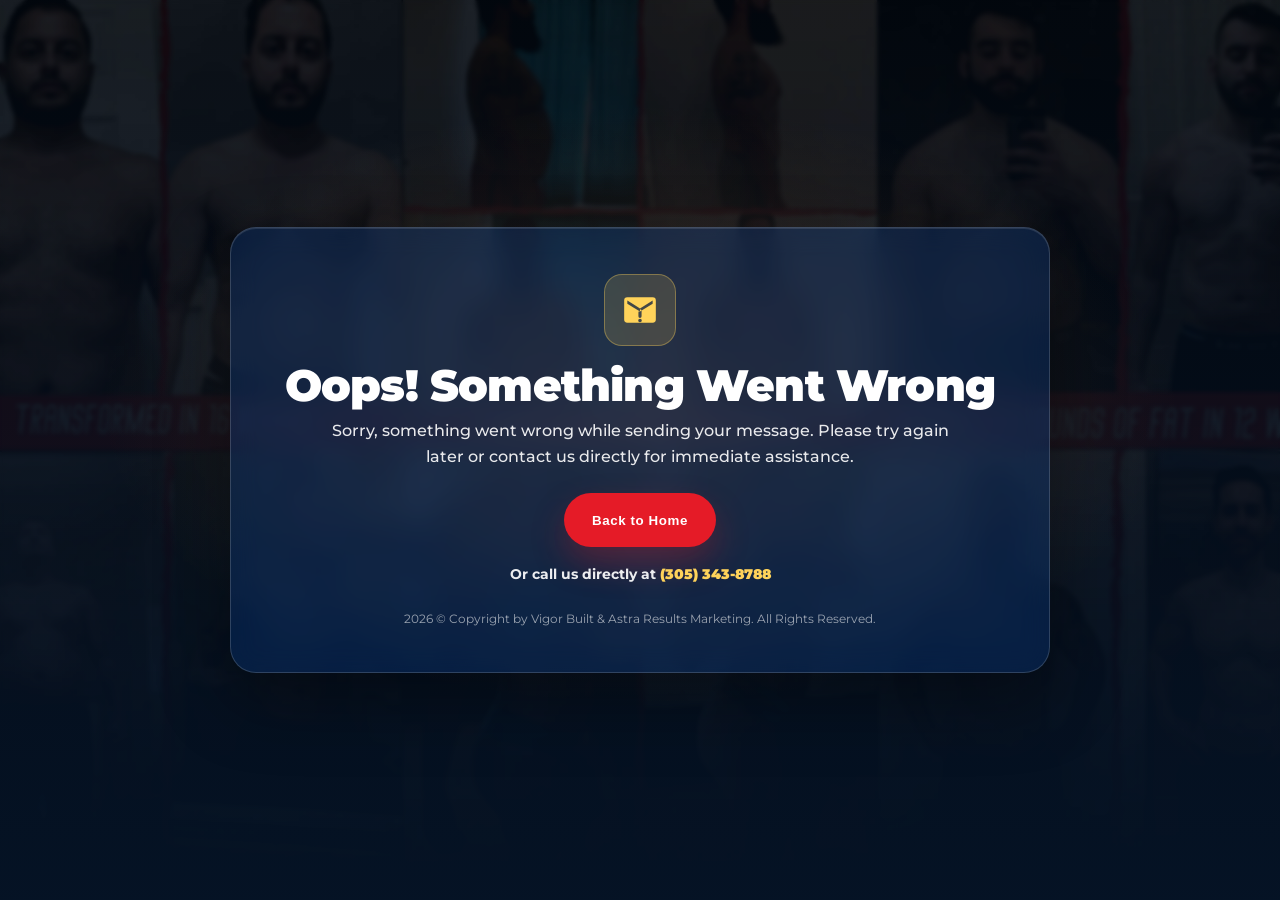
<file: form-error.html>
<!DOCTYPE html>
<html lang="en">
  <head>
    <!-- Google Tag Manager -->
    <script>
      (function (w, d, s, l, i) {
        w[l] = w[l] || [];
        w[l].push({
          "gtm.start": new Date().getTime(),
          event: "gtm.js",
        });
        var f = d.getElementsByTagName(s)[0],
          j = d.createElement(s),
          dl = l != "dataLayer" ? "&l=" + l : "";
        j.async = true;
        j.src = "https://www.googletagmanager.com/gtm.js?id=" + i + dl;
        f.parentNode.insertBefore(j, f);
      })(window, document, "script", "dataLayer", "GTM-5LW4KGHB");
    </script>
    <!-- End Google Tag Manager -->

    <meta charset="UTF-8" />
    <meta name="viewport" content="width=device-width, initial-scale=1.0" />
    <title>Oops! Something Went Wrong | Vigor Built </title>

    <link
      rel="apple-touch-icon"
      sizes="180x180"
      href="/assets/images/favicon/apple-touch-icon.png"
    />
    <link
      rel="icon"
      type="image/png"
      sizes="32x32"
      href="/assets/images/favicon/favicon-32x32.png"
    />
    <link
      rel="icon"
      type="image/png"
      sizes="16x16"
      href="/assets/images/favicon/favicon-16x16.png"
    />
    <link rel="manifest" href="/assets/images/favicon/site.webmanifest" />

    <!-- Fonts (match landing) -->
    <link rel="preconnect" href="https://fonts.googleapis.com" />
    <link rel="preconnect" href="https://fonts.gstatic.com" crossorigin />
    <link
      href="https://fonts.googleapis.com/css2?family=Montserrat:wght@400;600;700;800;900&display=swap"
      rel="stylesheet"
    />

    <!-- Your existing CSS -->
    <link rel="stylesheet" href="/assets/css/variables.css" />
    <link rel="stylesheet" href="/assets/css/header.css" />
    <link rel="stylesheet" href="/assets/css/footer.css" />

    <!-- NEW page css -->
    <link rel="stylesheet" href="/assets/css/form-error.css" />
  </head>

  <body>
    <!-- Google Tag Manager (noscript) -->
    <noscript
      ><iframe
        src="https://www.googletagmanager.com/ns.html?id=GTM-5LW4KGHB"
        height="0"
        width="0"
        style="display: none; visibility: hidden"
      ></iframe
    ></noscript>
    <!-- End Google Tag Manager (noscript) -->

    <main class="fe-hero">
      <div class="fe-hero__bg" aria-hidden="true"></div>
      <div class="fe-hero__overlay" aria-hidden="true"></div>

      <div class="fe-wrap">
        <div class="fe-card">
          <div class="fe-icon" aria-hidden="true">
            <!-- envelope + exclamation icon -->
            <svg viewBox="0 0 24 24">
              <path
                d="M20 4H4a2 2 0 0 0-2 2v12a2 2 0 0 0 2 2h16a2 2 0 0 0 2-2V6a2 2 0 0 0-2-2Zm0 4-8 5-8-5V6l8 5 8-5v2Zm-8 3.5a1 1 0 0 1 1 1V16a1 1 0 1 1-2 0v-2.5a1 1 0 0 1 1-1Zm0 6a1.15 1.15 0 1 1 0 2.3 1.15 1.15 0 0 1 0-2.3Z"
              />
            </svg>
          </div>

          <h1 class="fe-title">Oops! Something Went Wrong</h1>

          <p class="fe-sub">
            Sorry, something went wrong while sending your message. Please try
            again later or contact us directly for immediate assistance.
          </p>

          <div class="fe-actions">
            <button
              class="fe-btn fe-btn--primary"
              type="button"
              onclick="window.location.replace('/')"
            >
              Back to Home
            </button>
          </div>

          <div class="fe-call">
            Or call us directly at <a href="tel:13053438788">(305) 343-8788</a>
          </div>

          <div class="fe-foot">
            <script>
              document.write(new Date().getFullYear());
            </script>
            © <span>Copyright by</span> Vigor Built &amp; Astra Results
            Marketing. All Rights Reserved.
          </div>
        </div>
      </div>
    </main>
    <script
      type="text/javascript"
      src="//cdn.callrail.com/companies/684147658/b1bbd1e2271ba21f1d50/12/swap.js"
    ></script>
  </body>
</html>
</file>
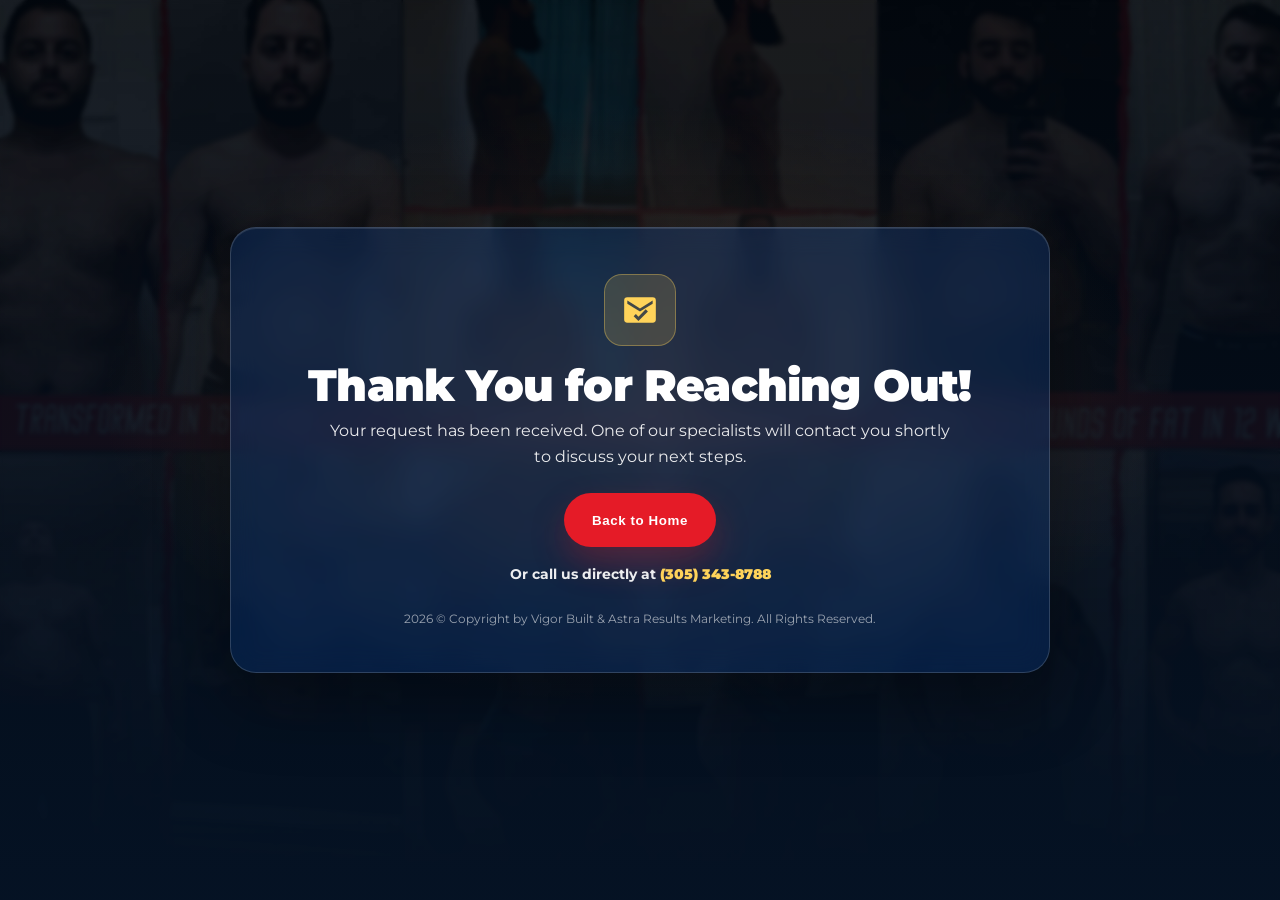
<file: thank-you.html>
<!DOCTYPE html>
<html lang="en">
  <head>
    <!-- Google Tag Manager -->
    <script>
      (function (w, d, s, l, i) {
        w[l] = w[l] || [];
        w[l].push({
          "gtm.start": new Date().getTime(),
          event: "gtm.js",
        });
        var f = d.getElementsByTagName(s)[0],
          j = d.createElement(s),
          dl = l != "dataLayer" ? "&l=" + l : "";
        j.async = true;
        j.src = "https://www.googletagmanager.com/gtm.js?id=" + i + dl;
        f.parentNode.insertBefore(j, f);
      })(window, document, "script", "dataLayer", "GTM-5LW4KGHB");
    </script>
    <!-- End Google Tag Manager -->

    <meta charset="UTF-8" />
    <meta name="viewport" content="width=device-width, initial-scale=1.0" />
    <title>Thank You | Vigor Built</title>

    <link
      rel="apple-touch-icon"
      sizes="180x180"
      href="assets/images/favicon/apple-touch-icon.png"
    />
    <link
      rel="icon"
      type="image/png"
      sizes="32x32"
      href="assets/images/favicon/favicon-32x32.png"
    />
    <link
      rel="icon"
      type="image/png"
      sizes="16x16"
      href="assets/images/favicon/favicon-16x16.png"
    />
    <link rel="manifest" href="assets/images/favicon/site.webmanifest" />

    <!-- Fonts (match your landing page) -->
    <link rel="preconnect" href="https://fonts.googleapis.com" />
    <link rel="preconnect" href="https://fonts.gstatic.com" crossorigin />
    <link
      href="https://fonts.googleapis.com/css2?family=Montserrat:wght@400;600;700;800;900&display=swap"
      rel="stylesheet"
    />

    <!-- Your existing CSS system -->
    <link rel="stylesheet" href="assets/css/variables.css" />
    <link rel="stylesheet" href="assets/css/header.css" />
    <link rel="stylesheet" href="assets/css/footer.css" />

    <!-- NEW thank-you styles -->
    <link rel="stylesheet" href="assets/css/thank-you.css" />
  </head>

  <body>
    <!-- Google Tag Manager (noscript) -->
    <noscript
      ><iframe
        src="https://www.googletagmanager.com/ns.html?id=GTM-5LW4KGHB"
        height="0"
        width="0"
        style="display: none; visibility: hidden"
      ></iframe
    ></noscript>
    <!-- End Google Tag Manager (noscript) -->

    <main class="ty-hero">
      <div class="ty-hero__bg" aria-hidden="true"></div>
      <div class="ty-hero__overlay" aria-hidden="true"></div>

      <div class="ty-wrap">
        <div class="ty-card">
          <div class="ty-icon" aria-hidden="true">
            <!-- envelope/check icon -->
            <svg viewBox="0 0 24 24">
              <path
                d="M20 4H4a2 2 0 0 0-2 2v12a2 2 0 0 0 2 2h16a2 2 0 0 0 2-2V6a2 2 0 0 0-2-2Zm0 4-8 5-8-5V6l8 5 8-5v2Zm-9 11-3-3 1.4-1.4L11 16.2l4.6-4.6L17 13l-6 6Z"
              />
            </svg>
          </div>

          <h1 class="ty-title">Thank You for Reaching Out! </h1>

          <p class="ty-sub">
            Your request has been received. One of our specialists will contact
            you shortly to discuss your next steps.
          </p>

          <div class="ty-actions">
            <button
              class="ty-btn ty-btn--primary"
              type="button"
              onclick="window.location.replace('/')"
            >
              Back to Home
            </button>
          </div>

          <div class="ty-call">
            Or call us directly at <a href="tel:13053438788">(305) 343-8788</a>
          </div>

          <div class="ty-foot">
            <script>
              document.write(new Date().getFullYear());
            </script>
            © <span>Copyright by</span> Vigor Built &amp; Astra Results
            Marketing. All Rights Reserved.
          </div>
        </div>
      </div>
    </main>
    <!-- CallRail -->
    <script
      type="text/javascript"
      src="//cdn.callrail.com/companies/684147658/b1bbd1e2271ba21f1d50/12/swap.js"
    ></script>
  </body>
</html>
</file>
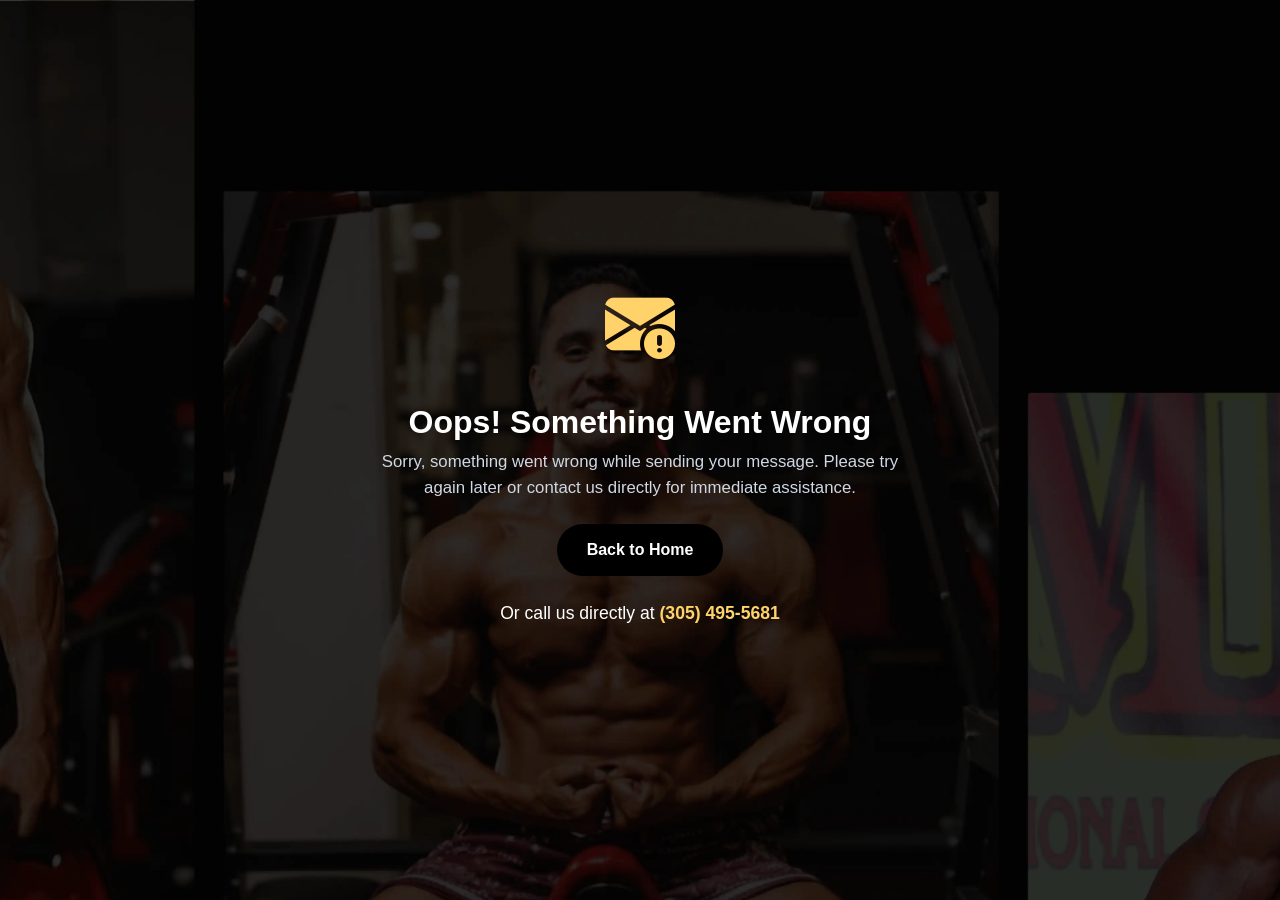
<file: old-files/form-error.html>
<!DOCTYPE html>
<html lang="en">
  <head>
    <!-- Google Tag Manager -->
    <script>
      (function (w, d, s, l, i) {
        w[l] = w[l] || [];
        w[l].push({ "gtm.start": new Date().getTime(), event: "gtm.js" });
        var f = d.getElementsByTagName(s)[0],
          j = d.createElement(s),
          dl = l != "dataLayer" ? "&l=" + l : "";
        j.async = true;
        j.src = "https://www.googletagmanager.com/gtm.js?id=" + i + dl;
        f.parentNode.insertBefore(j, f);
      })(window, document, "script", "dataLayer", "GTM-5LW4KGHB");
    </script>
    <!-- End Google Tag Manager -->
    <meta charset="utf-8" />
    <meta content="width=device-width, initial-scale=1.0" name="viewport" />
    <title>Mail Not Sent</title>
    <meta name="description" content="" />
    <meta name="keywords" content="" />

    <!-- Favicons -->
    <link href="assets/img/logo.webp" rel="icon" />
    <link href="assets/img/logo.webp" rel="apple-touch-icon" />

    <!-- Default Font: Montserrat -->
    <link rel="preconnect" href="https://fonts.googleapis.com" />
    <link rel="preconnect" href="https://fonts.gstatic.com" crossorigin />
    <link
      href="https://fonts.googleapis.com/css2?family=Montserrat:ital,wght@0,100..900;1,100..900&display=swap"
      rel="stylesheet"
    />

    <!-- Vendor CSS Files -->
    <link
      href="assets/vendor/bootstrap/css/bootstrap.min.css"
      rel="stylesheet"
    />
    <link
      href="assets/vendor/bootstrap-icons/bootstrap-icons.css"
      rel="stylesheet"
    />
    <link href="assets/vendor/aos/aos.css" rel="stylesheet" />
    <link
      href="assets/vendor/glightbox/css/glightbox.min.css"
      rel="stylesheet"
    />
    <link
      href="assets/vendor/fontawesome-free/css/all.min.css"
      rel="stylesheet"
    />
    <link href="assets/vendor/swiper/swiper-bundle.min.css" rel="stylesheet" />

    <!-- Main CSS File -->
    <link href="assets/css/main.css" rel="stylesheet" />
  </head>

  <body class="bg-light">
    <!-- Google Tag Manager (noscript) -->
    <noscript
      ><iframe
        src="https://www.googletagmanager.com/ns.html?id=GTM-5LW4KGHB"
        height="0"
        width="0"
        style="display: none; visibility: hidden"
      ></iframe
    ></noscript>
    <!-- End Google Tag Manager (noscript) -->

    <section
      id="error-page"
      class="error-page d-flex align-items-center justify-content-center text-center"
    >
      <div class="container">
        <div class="error-content mx-auto">
          <div class="error-icon mb-4">
            <i class="bi bi-envelope-exclamation-fill"></i>
          </div>
          <h1 class="fw-bold mb-2">Oops! Something Went Wrong</h1>
          <p class="mb-4">
            Sorry, something went wrong while sending your message. Please try
            again later or contact us directly for immediate assistance.
          </p>
          <a href="/" class="btn btn-main">Back to Home</a>
          <div class="contact-number mt-4">
            Or call us directly at
            <strong><a href="tel:+13054955681">(305) 495-5681</a></strong>
          </div>
        </div>
      </div>
    </section>
    <!-- End Form Error Section -->

    <!-- Scroll Top -->
    <a
      href="#"
      id="scroll-top"
      class="scroll-top d-flex align-items-center justify-content-center"
      ><i class="bi bi-arrow-up-short"></i
    ></a>

    <!-- Preloader -->
    <div id="preloader"></div>

    <!-- Vendor JS Files -->
    <script src="assets/vendor/bootstrap/js/bootstrap.bundle.min.js"></script>
    <script src="assets/vendor/imagesloaded/imagesloaded.pkgd.min.js"></script>
    <script src="assets/vendor/isotope-layout/isotope.pkgd.min.js"></script>
    <script src="assets/vendor/swiper/swiper-bundle.min.js"></script>
    <script src="assets/vendor/geolocation/geotarget.js"></script>
    <script src="assets/vendor/readmore-readless/readmore-readless.js"></script>

    <!-- Main JS File -->
    <script src="assets/js/main.js"></script>

    <!-- CallRail JS Snippet -->
    <script
      type="text/javascript"
      src="//cdn.callrail.com/companies/684147658/b1bbd1e2271ba21f1d50/12/swap.js"
    ></script>
  </body>
</html>
</file>
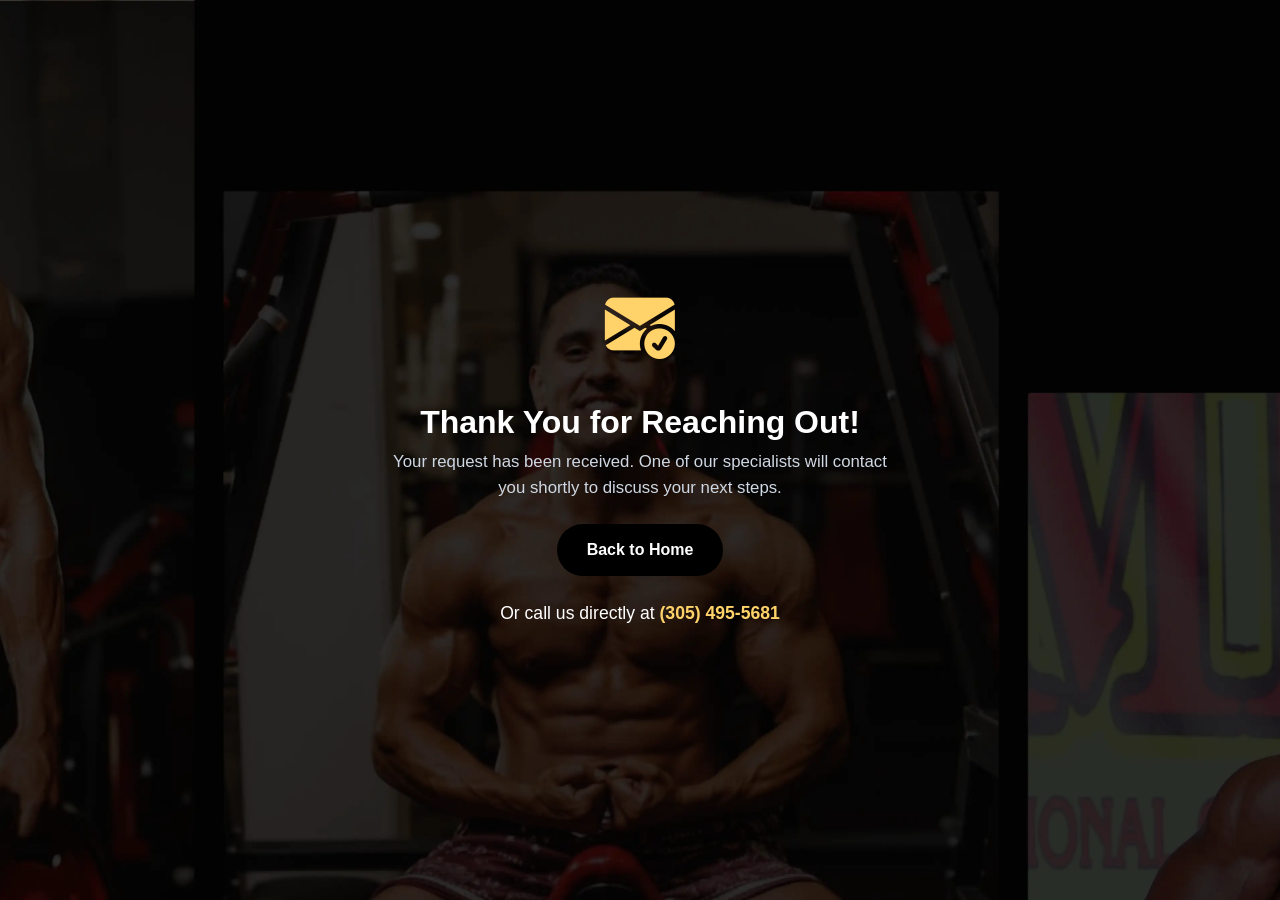
<file: old-files/thank-you.html>
<!DOCTYPE html>
<html lang="en">
  <head>
    <!-- Google Tag Manager -->
    <script>
      (function (w, d, s, l, i) {
        w[l] = w[l] || [];
        w[l].push({ "gtm.start": new Date().getTime(), event: "gtm.js" });
        var f = d.getElementsByTagName(s)[0],
          j = d.createElement(s),
          dl = l != "dataLayer" ? "&l=" + l : "";
        j.async = true;
        j.src = "https://www.googletagmanager.com/gtm.js?id=" + i + dl;
        f.parentNode.insertBefore(j, f);
      })(window, document, "script", "dataLayer", "GTM-5LW4KGHB");
    </script>
    <!-- End Google Tag Manager -->
    <meta charset="utf-8" />
    <meta content="width=device-width, initial-scale=1.0" name="viewport" />
    <title>Thank You</title>
    <meta name="description" content="" />
    <meta name="keywords" content="" />

    <!-- Favicons -->
    <link href="assets/img/favicon.png" rel="icon" />
    <link href="assets/img/apple-touch-icon.png" rel="apple-touch-icon" />

    <!-- Default Font: Montserrat -->
    <link rel="preconnect" href="https://fonts.googleapis.com" />
    <link rel="preconnect" href="https://fonts.gstatic.com" crossorigin />
    <link
      href="https://fonts.googleapis.com/css2?family=Montserrat:ital,wght@0,100..900;1,100..900&display=swap"
      rel="stylesheet"
    />

    <!-- Vendor CSS Files -->
    <link
      href="assets/vendor/bootstrap/css/bootstrap.min.css"
      rel="stylesheet"
    />
    <link
      href="assets/vendor/bootstrap-icons/bootstrap-icons.css"
      rel="stylesheet"
    />
    <link href="assets/vendor/aos/aos.css" rel="stylesheet" />
    <link
      href="assets/vendor/glightbox/css/glightbox.min.css"
      rel="stylesheet"
    />
    <link
      href="assets/vendor/fontawesome-free/css/all.min.css"
      rel="stylesheet"
    />
    <link href="assets/vendor/swiper/swiper-bundle.min.css" rel="stylesheet" />

    <!-- Main CSS File -->
    <link href="assets/css/main.css" rel="stylesheet" />
  </head>

  <body class="bg-light">
    <!-- Google Tag Manager (noscript) -->
    <noscript
      ><iframe
        src="https://www.googletagmanager.com/ns.html?id=GTM-5LW4KGHB"
        height="0"
        width="0"
        style="display: none; visibility: hidden"
      ></iframe
    ></noscript>
    <!-- End Google Tag Manager (noscript) -->

    <section
      id="thank-you"
      class="thank-you d-flex align-items-center justify-content-center text-center"
    >
      <div class="container">
        <div class="thank-you-content mx-auto">
          <div class="thank-you-icon mb-4">
            <i class="bi bi-envelope-check-fill"></i>
          </div>
          <h1 class="fw-bold mb-2">Thank You for Reaching Out!</h1>
          <p class="mb-4">
            Your request has been received. One of our specialists will contact
            you shortly to discuss your next steps.
          </p>
          <a href="/" class="btn btn-main">Back to Home</a>
          <div class="contact-number mt-4">
            Or call us directly at
            <span
              ><a href="tel:+13054955681" class="fw-bold"
                >(305) 495-5681</a
              ></span
            >
          </div>
        </div>
      </div>
    </section>
    <!-- End of Thank You Section -->

    <!-- Scroll Top -->
    <a
      href="#"
      id="scroll-top"
      class="scroll-top d-flex align-items-center justify-content-center"
      ><i class="bi bi-arrow-up-short"></i
    ></a>

    <!-- Preloader -->
    <div id="preloader"></div>

    <!-- Vendor JS Files -->
    <script src="assets/vendor/bootstrap/js/bootstrap.bundle.min.js"></script>
    <script src="assets/vendor/imagesloaded/imagesloaded.pkgd.min.js"></script>
    <script src="assets/vendor/isotope-layout/isotope.pkgd.min.js"></script>
    <script src="assets/vendor/swiper/swiper-bundle.min.js"></script>
    <script src="assets/vendor/geolocation/geotarget.js"></script>
    <script src="assets/vendor/readmore-readless/readmore-readless.js"></script>

    <!-- Main JS File -->
    <script src="assets/js/main.js"></script>

    <!-- CallRail JS Snippet -->
    <script
      type="text/javascript"
      src="//cdn.callrail.com/companies/684147658/b1bbd1e2271ba21f1d50/12/swap.js"
    ></script>
  </body>
</html>
</file>
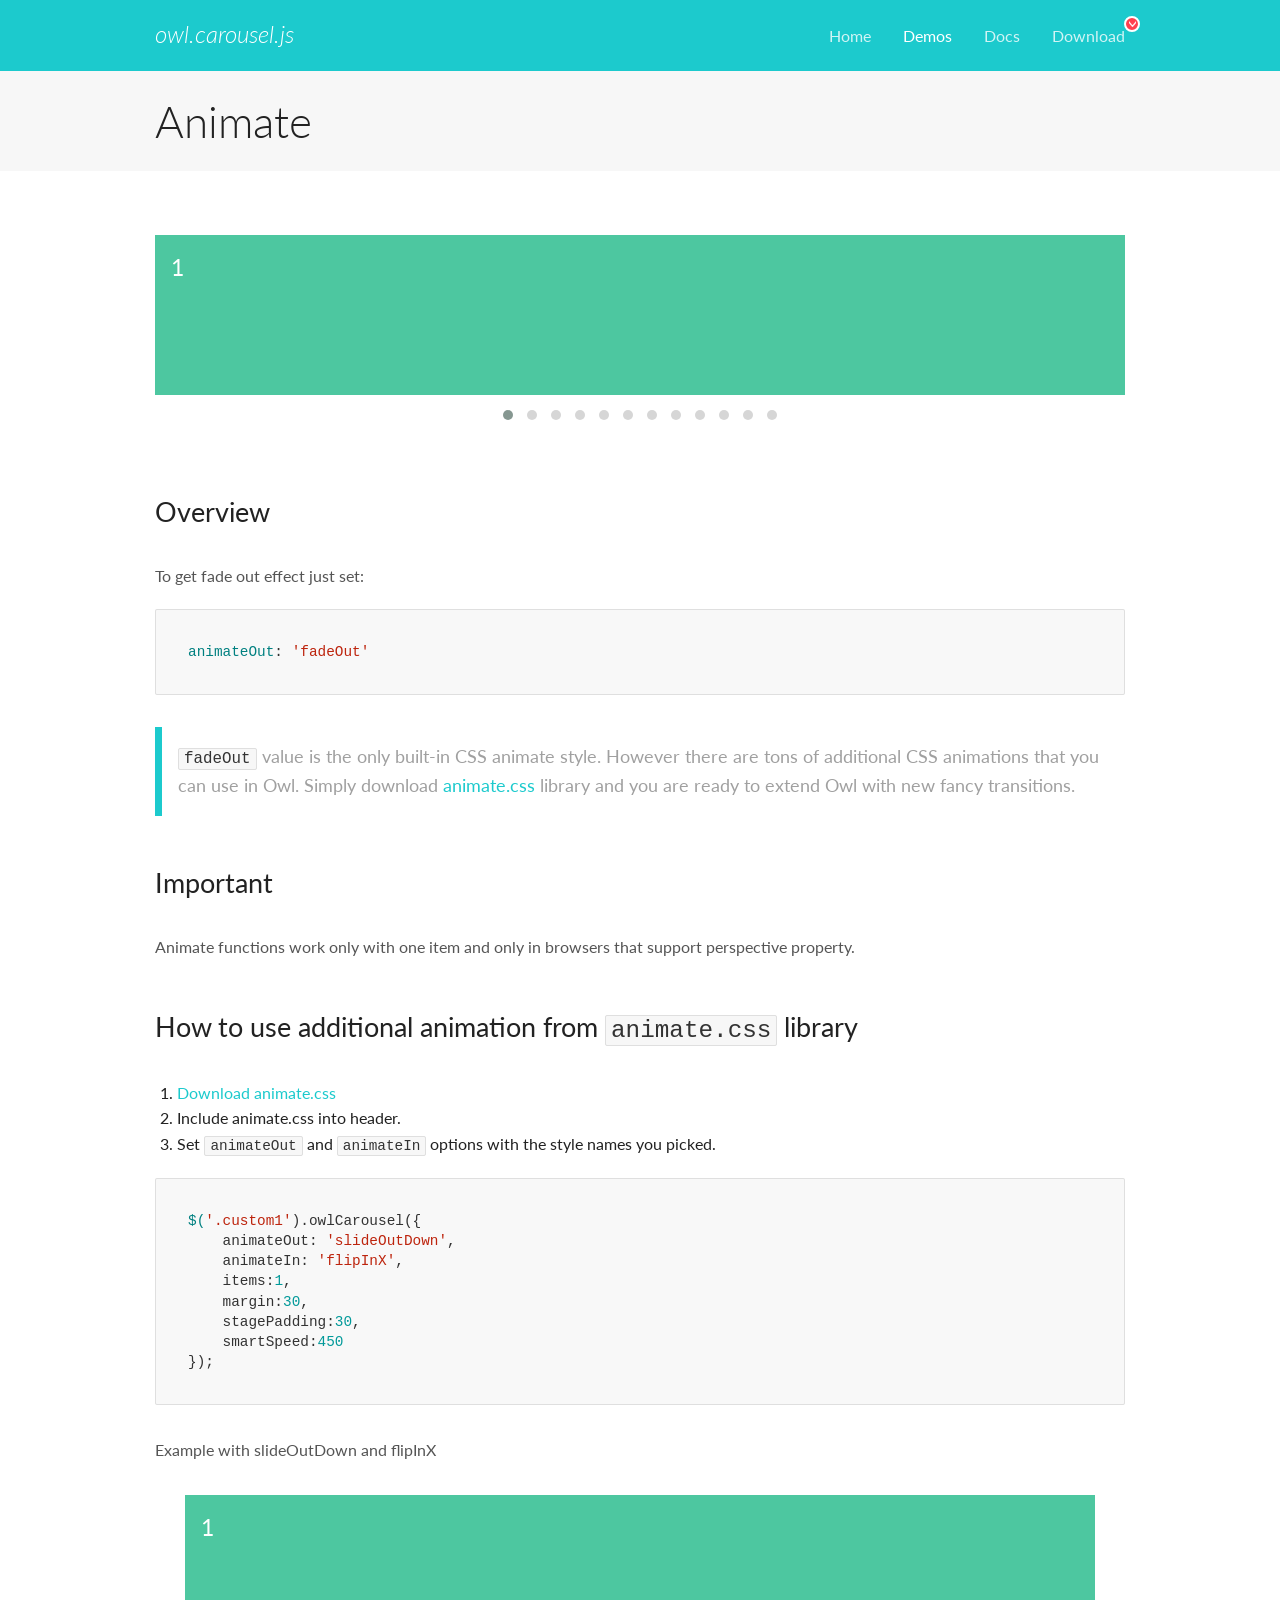
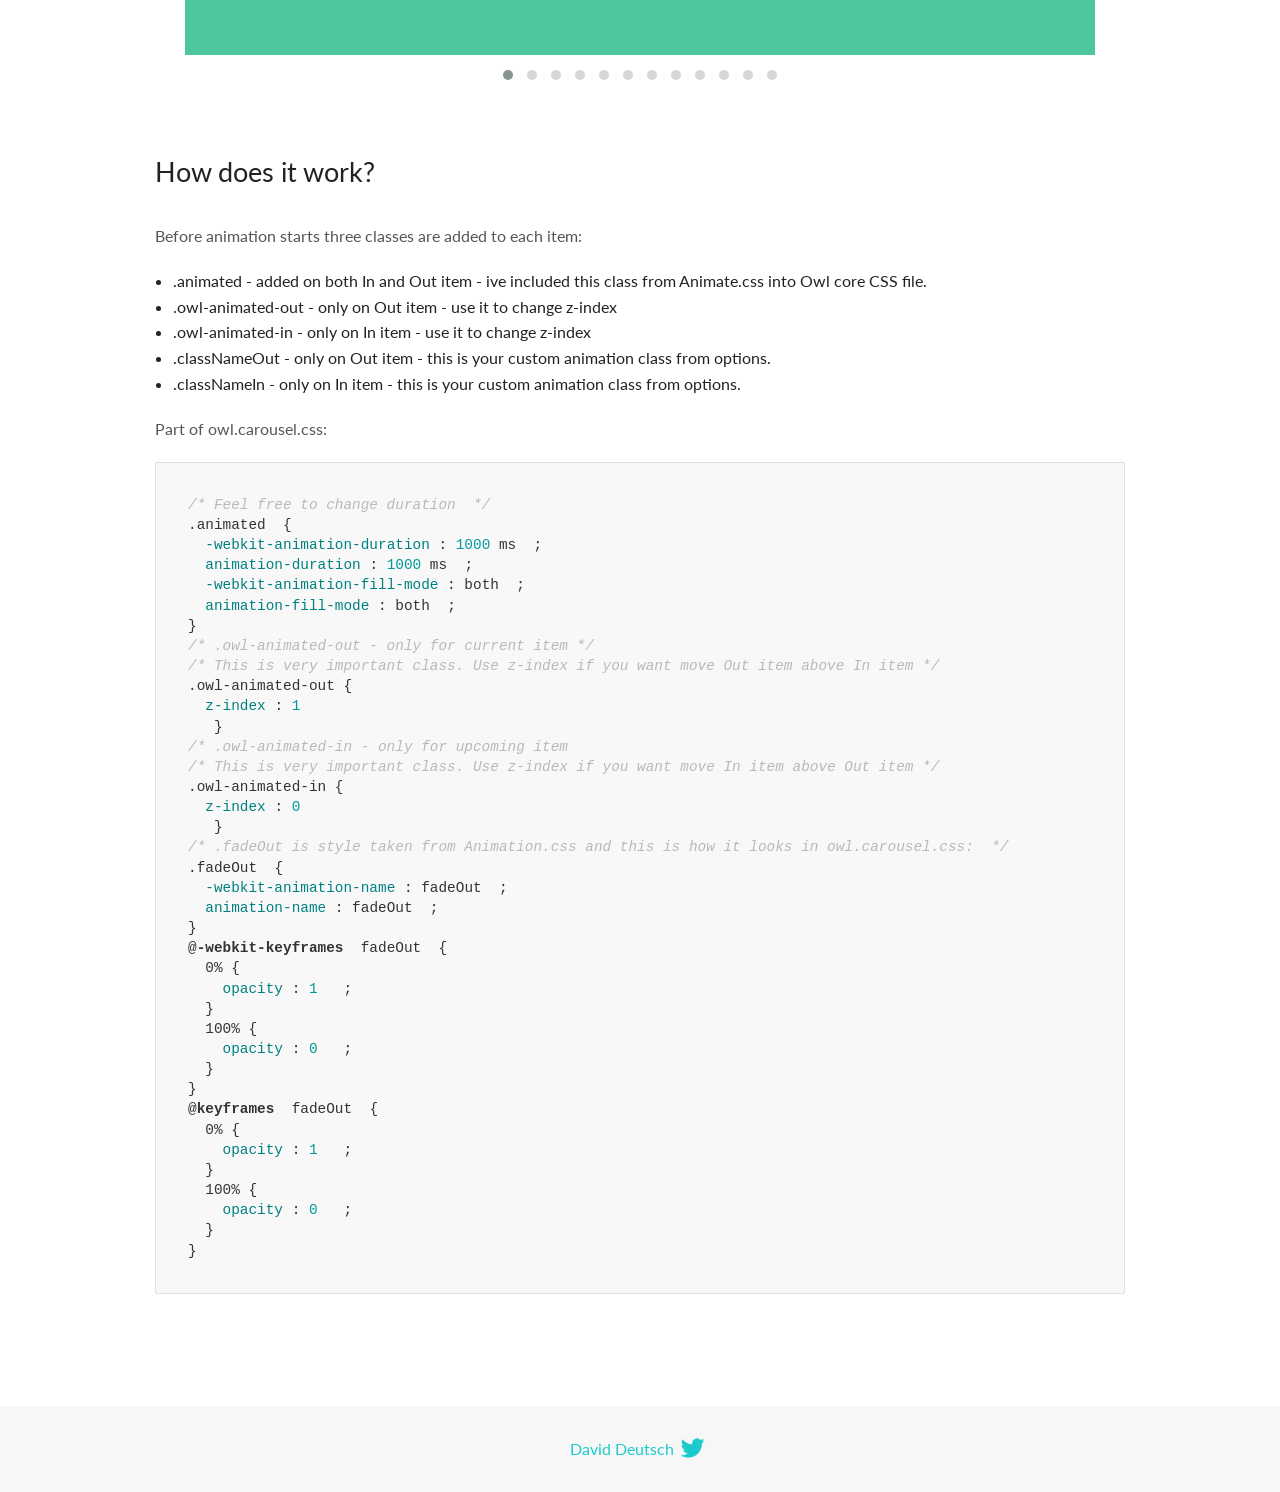
<file: assets/vendor/owl-carousel/OwlCarousel2-2.3.4/OwlCarousel2-2.3.4/docs/demos/animate.html>
<!DOCTYPE html>
<html lang="en">
  <head>

    <!-- head -->
    <meta charset="utf-8">
    <meta name="msapplication-tap-highlight" content="no" />
    <meta name="viewport" content="width=device-width, initial-scale=1.0" />
    <meta name="description" content="Animate carousel">
    <meta name="author" content="David Deutsch">
    <title>
      Animate Demo | Owl Carousel | 2.3.4
    </title>

    <!-- Stylesheets -->
    <link href='https://fonts.googleapis.com/css?family=Lato:300,400,700,400italic,300italic' rel='stylesheet' type='text/css'>
    <link rel="stylesheet" href="../assets/css/docs.theme.min.css">

    <!-- Owl Stylesheets -->
    <link rel="stylesheet" href="../assets/owlcarousel/assets/owl.carousel.min.css">
    <link rel="stylesheet" href="../assets/owlcarousel/assets/owl.theme.default.min.css">

    <!-- HTML5 shim and Respond.js IE8 support of HTML5 elements and media queries -->

    <!--[if lt IE 9]>
      <script src="https://oss.maxcdn.com/libs/html5shiv/3.7.0/html5shiv.js"></script>
      <script src="https://oss.maxcdn.com/libs/respond.js/1.3.0/respond.min.js"></script>
    <![endif]-->

    <!-- Favicons -->
    <link rel="apple-touch-icon-precomposed" sizes="144x144" href="../assets/ico/apple-touch-icon-144-precomposed.png">
    <link rel="shortcut icon" href="../assets/ico/favicon.png">
    <link rel="shortcut icon" href="favicon.ico">

    <!-- Yeah i know js should not be in header. Its required for demos.-->

    <!-- javascript -->
    <script src="../assets/vendors/jquery.min.js"></script>
    <script src="../assets/owlcarousel/owl.carousel.js"></script>
  </head>
  <body>

    <!-- header -->
    <header class="header">
      <div class="row">
        <div class="large-12 columns">
          <div class="brand left">
            <h3>
              <a href="/OwlCarousel2/">owl.carousel.js</a> 
            </h3>
          </div>
          <a id="toggle-nav" class="right">
            <span></span> <span></span> <span></span> 
          </a> 
          <div class="nav-bar">
            <ul class="clearfix">
              <li> <a href="/OwlCarousel2/index.html">Home</a>  </li>
              <li class="active">
                <a href="/OwlCarousel2/demos/demos.html">Demos</a> 
              </li>
              <li> <a href="/OwlCarousel2/docs/started-welcome.html">Docs</a>  </li>
              <li>
                <a href="https://github.com/OwlCarousel2/OwlCarousel2/archive/2.3.4.zip">Download</a> 
                <span class="download"></span> 
              </li>
            </ul>
          </div>
        </div>
      </div>
    </header>

    <!-- title -->
    <section class="title">
      <div class="row">
        <div class="large-12 columns">
          <h1>Animate</h1>
        </div>
      </div>
    </section>

    <!--  Demos -->
    <section id="demos">
      <div class="row">
        <div class="large-12 columns">
          <div class="fadeOut owl-carousel owl-theme">
            <div class="item">
              <h4>1</h4>
            </div>
            <div class="item">
              <h4>2</h4>
            </div>
            <div class="item">
              <h4>3</h4>
            </div>
            <div class="item">
              <h4>4</h4>
            </div>
            <div class="item">
              <h4>5</h4>
            </div>
            <div class="item">
              <h4>6</h4>
            </div>
            <div class="item">
              <h4>7</h4>
            </div>
            <div class="item">
              <h4>8</h4>
            </div>
            <div class="item">
              <h4>9</h4>
            </div>
            <div class="item">
              <h4>10</h4>
            </div>
            <div class="item">
              <h4>11</h4>
            </div>
            <div class="item">
              <h4>12</h4>
            </div>
          </div>
          <h3 id="overview">Overview</h3>
          <p>To get fade out effect just set:</p>
          <pre><code>animateOut: &#39;fadeOut&#39;</code></pre>
          <blockquote>
            <p><code>fadeOut</code> value is the only built-in CSS animate style. However there are tons of additional CSS animations that you can use in Owl. Simply download
              <a href="https://daneden.github.io/animate.css/">animate.css</a>  library and you are ready to extend Owl with new fancy transitions.</p>
          </blockquote>
          <h3 id="important">Important</h3>
          <p>Animate functions work only with one item and only in browsers that support perspective property.</p>
          <h3 id="how-to-use-additional-animation-from-animate-css-library">How to use additional animation from <code>animate.css</code> library</h3>
          <ol>
            <li> <a href="https://daneden.github.io/animate.css/">Download animate.css</a>  </li>
            <li>Include animate.css into header.</li>
            <li>Set <code>animateOut</code> and <code>animateIn</code> options with the style names you picked.</li>
          </ol>
          <pre><code>$(&#39;.custom1&#39;).owlCarousel({
    animateOut: &#39;slideOutDown&#39;,
    animateIn: &#39;flipInX&#39;,
    items:1,
    margin:30,
    stagePadding:30,
    smartSpeed:450
});</code></pre>
          <p>Example with slideOutDown and flipInX</p>
          <div class="custom1 owl-carousel owl-theme">
            <div class="item">
              <h4>1</h4>
            </div>
            <div class="item">
              <h4>2</h4>
            </div>
            <div class="item">
              <h4>3</h4>
            </div>
            <div class="item">
              <h4>4</h4>
            </div>
            <div class="item">
              <h4>5</h4>
            </div>
            <div class="item">
              <h4>6</h4>
            </div>
            <div class="item">
              <h4>7</h4>
            </div>
            <div class="item">
              <h4>8</h4>
            </div>
            <div class="item">
              <h4>9</h4>
            </div>
            <div class="item">
              <h4>10</h4>
            </div>
            <div class="item">
              <h4>11</h4>
            </div>
            <div class="item">
              <h4>12</h4>
            </div>
          </div>
          <h3 id="how-does-it-work-">How does it work?</h3>
          <p>Before animation starts three classes are added to each item:</p>
          <ul>
            <li>.animated - added on both In and Out item - ive included this class from Animate.css into Owl core CSS file.</li>
            <li>.owl-animated-out - only on Out item - use it to change z-index</li>
            <li>.owl-animated-in - only on In item - use it to change z-index</li>
            <li>.classNameOut - only on Out item - this is your custom animation class from options.</li>
            <li>.classNameIn - only on In item - this is your custom animation class from options.</li>
          </ul>
          <p>Part of owl.carousel.css:</p>
          <pre><code class="language-css"><span class="comment">/* Feel free to change duration  */</span> 
<span class="class">.animated</span>  <span class="rules">{
  <span class="rule"><span class="attribute">-webkit-animation-duration</span> :<span class="value"> <span class="number">1000</span> ms</span> </span> ;
  <span class="rule"><span class="attribute">animation-duration</span> :<span class="value"> <span class="number">1000</span> ms</span> </span> ;
  <span class="rule"><span class="attribute">-webkit-animation-fill-mode</span> :<span class="value"> both</span> </span> ;
  <span class="rule"><span class="attribute">animation-fill-mode</span> :<span class="value"> both</span> </span> ;
<span class="rule">}</span> </span> 
<span class="comment">/* .owl-animated-out - only for current item */</span> 
<span class="comment">/* This is very important class. Use z-index if you want move Out item above In item */</span> 
<span class="class">.owl-animated-out</span> <span class="rules">{
  <span class="rule"><span class="attribute">z-index</span> :<span class="value"> <span class="number">1</span> 
</span> </span> </span> }
<span class="comment">/* .owl-animated-in - only for upcoming item
/* This is very important class. Use z-index if you want move In item above Out item */</span> 
<span class="class">.owl-animated-in</span> <span class="rules">{
  <span class="rule"><span class="attribute">z-index</span> :<span class="value"> <span class="number">0</span> 
</span> </span> </span> }
<span class="comment">/* .fadeOut is style taken from Animation.css and this is how it looks in owl.carousel.css:  */</span> 
<span class="class">.fadeOut</span>  <span class="rules">{
  <span class="rule"><span class="attribute">-webkit-animation-name</span> :<span class="value"> fadeOut</span> </span> ;
  <span class="rule"><span class="attribute">animation-name</span> :<span class="value"> fadeOut</span> </span> ;
<span class="rule">}</span> </span> 
<span class="at_rule">@<span class="keyword">-webkit-keyframes</span>  fadeOut </span> {
  0% <span class="rules">{
    <span class="rule"><span class="attribute">opacity</span> :<span class="value"> <span class="number">1</span> </span> </span> ;
  <span class="rule">}</span> </span> 
  100% <span class="rules">{
    <span class="rule"><span class="attribute">opacity</span> :<span class="value"> <span class="number">0</span> </span> </span> ;
  <span class="rule">}</span> </span> 
}
<span class="at_rule">@<span class="keyword">keyframes</span>  fadeOut </span> {
  0% <span class="rules">{
    <span class="rule"><span class="attribute">opacity</span> :<span class="value"> <span class="number">1</span> </span> </span> ;
  <span class="rule">}</span> </span> 
  100% <span class="rules">{
    <span class="rule"><span class="attribute">opacity</span> :<span class="value"> <span class="number">0</span> </span> </span> ;
  <span class="rule">}</span> </span> 
}</code></pre>
          <link rel="stylesheet" href="../assets/css/animate.css">
          <script>
            jQuery(document).ready(function($) {
              $('.fadeOut').owlCarousel({
                items: 1,
                animateOut: 'fadeOut',
                loop: true,
                margin: 10,
              });
              $('.custom1').owlCarousel({
                animateOut: 'slideOutDown',
                animateIn: 'flipInX',
                items: 1,
                margin: 30,
                stagePadding: 30,
                smartSpeed: 450
              });
            });
          </script>
        </div>
      </div>
    </section>

    <!-- footer -->
    <footer class="footer">
      <div class="row">
        <div class="large-12 columns">
          <h5>
            <a href="/OwlCarousel2/docs/support-contact.html">David Deutsch</a> 
            <a id="custom-tweet-button" href="https://twitter.com/share?url=https://github.com/OwlCarousel2/OwlCarousel2&text=Owl Carousel - This is so awesome! " target="_blank"></a> 
          </h5>
        </div>
      </div>
    </footer>

    <!-- vendors -->
    <script src="../assets/vendors/highlight.js"></script>
    <script src="../assets/js/app.js"></script>
  </body>
</html>
</file>
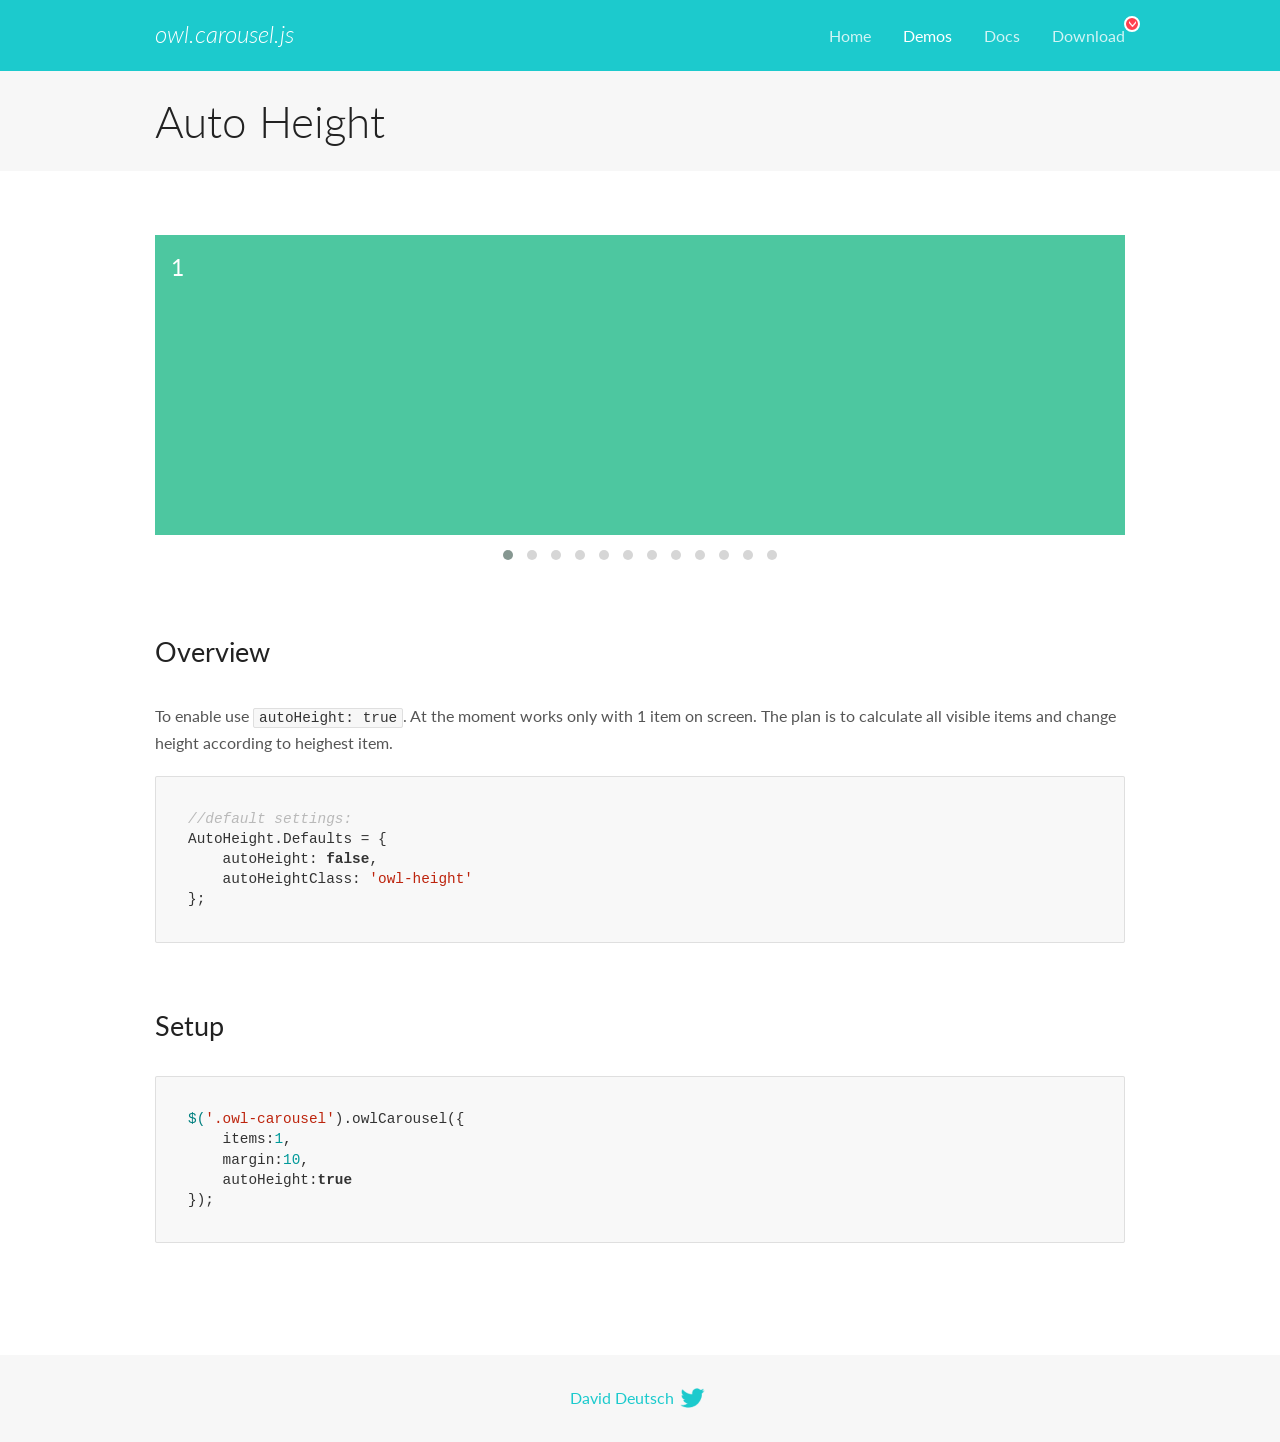
<file: assets/vendor/owl-carousel/OwlCarousel2-2.3.4/OwlCarousel2-2.3.4/docs/demos/autoheight.html>
<!DOCTYPE html>
<html lang="en">
  <head>

    <!-- head -->
    <meta charset="utf-8">
    <meta name="msapplication-tap-highlight" content="no" />
    <meta name="viewport" content="width=device-width, initial-scale=1.0" />
    <meta name="description" content="autoHeight usage demo">
    <meta name="author" content="David Deutsch">
    <title>
      Auto Height Demo | Owl Carousel | 2.3.4
    </title>

    <!-- Stylesheets -->
    <link href='https://fonts.googleapis.com/css?family=Lato:300,400,700,400italic,300italic' rel='stylesheet' type='text/css'>
    <link rel="stylesheet" href="../assets/css/docs.theme.min.css">

    <!-- Owl Stylesheets -->
    <link rel="stylesheet" href="../assets/owlcarousel/assets/owl.carousel.min.css">
    <link rel="stylesheet" href="../assets/owlcarousel/assets/owl.theme.default.min.css">

    <!-- HTML5 shim and Respond.js IE8 support of HTML5 elements and media queries -->

    <!--[if lt IE 9]>
      <script src="https://oss.maxcdn.com/libs/html5shiv/3.7.0/html5shiv.js"></script>
      <script src="https://oss.maxcdn.com/libs/respond.js/1.3.0/respond.min.js"></script>
    <![endif]-->

    <!-- Favicons -->
    <link rel="apple-touch-icon-precomposed" sizes="144x144" href="../assets/ico/apple-touch-icon-144-precomposed.png">
    <link rel="shortcut icon" href="../assets/ico/favicon.png">
    <link rel="shortcut icon" href="favicon.ico">

    <!-- Yeah i know js should not be in header. Its required for demos.-->

    <!-- javascript -->
    <script src="../assets/vendors/jquery.min.js"></script>
    <script src="../assets/owlcarousel/owl.carousel.js"></script>
  </head>
  <body>

    <!-- header -->
    <header class="header">
      <div class="row">
        <div class="large-12 columns">
          <div class="brand left">
            <h3>
              <a href="/OwlCarousel2/">owl.carousel.js</a> 
            </h3>
          </div>
          <a id="toggle-nav" class="right">
            <span></span> <span></span> <span></span> 
          </a> 
          <div class="nav-bar">
            <ul class="clearfix">
              <li> <a href="/OwlCarousel2/index.html">Home</a>  </li>
              <li class="active">
                <a href="/OwlCarousel2/demos/demos.html">Demos</a> 
              </li>
              <li> <a href="/OwlCarousel2/docs/started-welcome.html">Docs</a>  </li>
              <li>
                <a href="https://github.com/OwlCarousel2/OwlCarousel2/archive/2.3.4.zip">Download</a> 
                <span class="download"></span> 
              </li>
            </ul>
          </div>
        </div>
      </div>
    </header>

    <!-- title -->
    <section class="title">
      <div class="row">
        <div class="large-12 columns">
          <h1>Auto Height</h1>
        </div>
      </div>
    </section>

    <!--  Demos -->
    <section id="demos">
      <div class="row">
        <div class="large-12 columns">
          <div class="owl-carousel owl-theme">
            <div class="item" style="height:300px">
              <h4>1</h4>
            </div>
            <div class="item" style="height:100px">
              <h4>2</h4>
            </div>
            <div class="item" style="height:500px">
              <h4>3</h4>
            </div>
            <div class="item" style="height:250px">
              <h4>4</h4>
            </div>
            <div class="item" style="height:400px">
              <h4>5</h4>
            </div>
            <div class="item" style="height:500px">
              <h4>6</h4>
            </div>
            <div class="item" style="height:600px">
              <h4>7</h4>
            </div>
            <div class="item" style="height:400px">
              <h4>8</h4>
            </div>
            <div class="item" style="height:300px">
              <h4>9</h4>
            </div>
            <div class="item" style="height:350px">
              <h4>10</h4>
            </div>
            <div class="item" style="height:200px">
              <h4>11</h4>
            </div>
            <div class="item" style="height:150px">
              <h4>12</h4>
            </div>
          </div>
          <h3 id="overview">Overview</h3>
          <p>To enable use <code>autoHeight: true</code>. At the moment works only with 1 item on screen. The plan is to calculate all visible items and change height according to heighest item.</p>
          <pre><code>//default settings:
AutoHeight.Defaults = {
    autoHeight: false,
    autoHeightClass: &#39;owl-height&#39;
};</code></pre>
          <h3 id="setup">Setup</h3>
          <pre><code>$(&#39;.owl-carousel&#39;).owlCarousel({
    items:1,
    margin:10,
    autoHeight:true
});</code></pre>
          <script>
            $(document).ready(function() {
              $('.owl-carousel').owlCarousel({
                items: 1,
                margin: 10,
                autoHeight: true
              });
            })
          </script>
        </div>
      </div>
    </section>

    <!-- footer -->
    <footer class="footer">
      <div class="row">
        <div class="large-12 columns">
          <h5>
            <a href="/OwlCarousel2/docs/support-contact.html">David Deutsch</a> 
            <a id="custom-tweet-button" href="https://twitter.com/share?url=https://github.com/OwlCarousel2/OwlCarousel2&text=Owl Carousel - This is so awesome! " target="_blank"></a> 
          </h5>
        </div>
      </div>
    </footer>

    <!-- vendors -->
    <script src="../assets/vendors/highlight.js"></script>
    <script src="../assets/js/app.js"></script>
  </body>
</html>
</file>
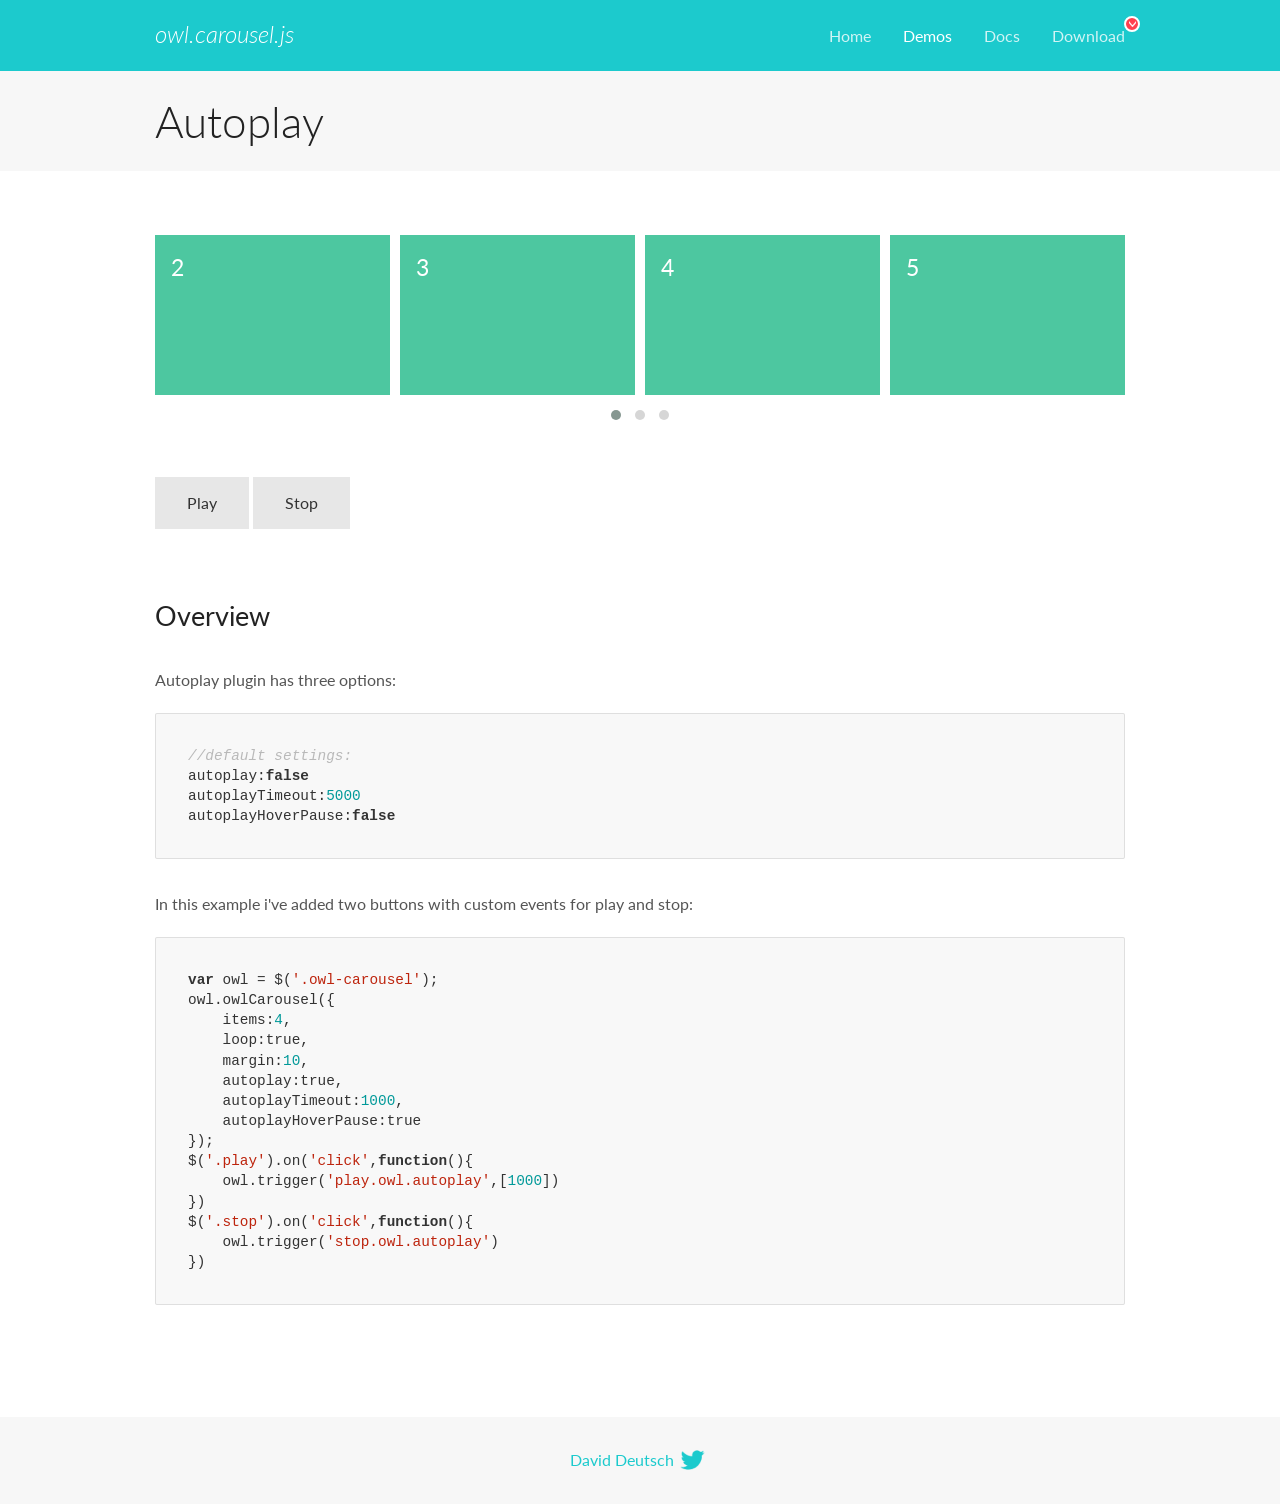
<file: assets/vendor/owl-carousel/OwlCarousel2-2.3.4/OwlCarousel2-2.3.4/docs/demos/autoplay.html>
<!DOCTYPE html>
<html lang="en">
  <head>

    <!-- head -->
    <meta charset="utf-8">
    <meta name="msapplication-tap-highlight" content="no" />
    <meta name="viewport" content="width=device-width, initial-scale=1.0" />
    <meta name="description" content="Autoplay usage demo">
    <meta name="author" content="David Deutsch">
    <title>
      Autoplay Demo | Owl Carousel | 2.3.4
    </title>

    <!-- Stylesheets -->
    <link href='https://fonts.googleapis.com/css?family=Lato:300,400,700,400italic,300italic' rel='stylesheet' type='text/css'>
    <link rel="stylesheet" href="../assets/css/docs.theme.min.css">

    <!-- Owl Stylesheets -->
    <link rel="stylesheet" href="../assets/owlcarousel/assets/owl.carousel.min.css">
    <link rel="stylesheet" href="../assets/owlcarousel/assets/owl.theme.default.min.css">

    <!-- HTML5 shim and Respond.js IE8 support of HTML5 elements and media queries -->

    <!--[if lt IE 9]>
      <script src="https://oss.maxcdn.com/libs/html5shiv/3.7.0/html5shiv.js"></script>
      <script src="https://oss.maxcdn.com/libs/respond.js/1.3.0/respond.min.js"></script>
    <![endif]-->

    <!-- Favicons -->
    <link rel="apple-touch-icon-precomposed" sizes="144x144" href="../assets/ico/apple-touch-icon-144-precomposed.png">
    <link rel="shortcut icon" href="../assets/ico/favicon.png">
    <link rel="shortcut icon" href="favicon.ico">

    <!-- Yeah i know js should not be in header. Its required for demos.-->

    <!-- javascript -->
    <script src="../assets/vendors/jquery.min.js"></script>
    <script src="../assets/owlcarousel/owl.carousel.js"></script>
  </head>
  <body>

    <!-- header -->
    <header class="header">
      <div class="row">
        <div class="large-12 columns">
          <div class="brand left">
            <h3>
              <a href="/OwlCarousel2/">owl.carousel.js</a> 
            </h3>
          </div>
          <a id="toggle-nav" class="right">
            <span></span> <span></span> <span></span> 
          </a> 
          <div class="nav-bar">
            <ul class="clearfix">
              <li> <a href="/OwlCarousel2/index.html">Home</a>  </li>
              <li class="active">
                <a href="/OwlCarousel2/demos/demos.html">Demos</a> 
              </li>
              <li> <a href="/OwlCarousel2/docs/started-welcome.html">Docs</a>  </li>
              <li>
                <a href="https://github.com/OwlCarousel2/OwlCarousel2/archive/2.3.4.zip">Download</a> 
                <span class="download"></span> 
              </li>
            </ul>
          </div>
        </div>
      </div>
    </header>

    <!-- title -->
    <section class="title">
      <div class="row">
        <div class="large-12 columns">
          <h1>Autoplay</h1>
        </div>
      </div>
    </section>

    <!--  Demos -->
    <section id="demos">
      <div class="row">
        <div class="large-12 columns">
          <div class="owl-carousel owl-theme">
            <div class="item">
              <h4>1</h4>
            </div>
            <div class="item">
              <h4>2</h4>
            </div>
            <div class="item">
              <h4>3</h4>
            </div>
            <div class="item">
              <h4>4</h4>
            </div>
            <div class="item">
              <h4>5</h4>
            </div>
            <div class="item">
              <h4>6</h4>
            </div>
            <div class="item">
              <h4>7</h4>
            </div>
            <div class="item">
              <h4>8</h4>
            </div>
            <div class="item">
              <h4>9</h4>
            </div>
            <div class="item">
              <h4>10</h4>
            </div>
            <div class="item">
              <h4>11</h4>
            </div>
            <div class="item">
              <h4>12</h4>
            </div>
          </div>
          <a class="button secondary play">Play</a> 
          <a class="button secondary stop">Stop</a> 
          <h3 id="overview">Overview</h3>
          <p>Autoplay plugin has three options:</p>
          <pre><code>//default settings:
autoplay:false
autoplayTimeout:5000
autoplayHoverPause:false</code></pre>
          <p>In this example i&#39;ve added two buttons with custom events for play and stop:</p>
          <pre><code>var owl = $(&#39;.owl-carousel&#39;);
owl.owlCarousel({
    items:4,
    loop:true,
    margin:10,
    autoplay:true,
    autoplayTimeout:1000,
    autoplayHoverPause:true
});
$(&#39;.play&#39;).on(&#39;click&#39;,function(){
    owl.trigger(&#39;play.owl.autoplay&#39;,[1000])
})
$(&#39;.stop&#39;).on(&#39;click&#39;,function(){
    owl.trigger(&#39;stop.owl.autoplay&#39;)
})</code></pre>
          <script>
            $(document).ready(function() {
              var owl = $('.owl-carousel');
              owl.owlCarousel({
                items: 4,
                loop: true,
                margin: 10,
                autoplay: true,
                autoplayTimeout: 1000,
                autoplayHoverPause: true
              });
              $('.play').on('click', function() {
                owl.trigger('play.owl.autoplay', [1000])
              })
              $('.stop').on('click', function() {
                owl.trigger('stop.owl.autoplay')
              })
            })
          </script>
        </div>
      </div>
    </section>

    <!-- footer -->
    <footer class="footer">
      <div class="row">
        <div class="large-12 columns">
          <h5>
            <a href="/OwlCarousel2/docs/support-contact.html">David Deutsch</a> 
            <a id="custom-tweet-button" href="https://twitter.com/share?url=https://github.com/OwlCarousel2/OwlCarousel2&text=Owl Carousel - This is so awesome! " target="_blank"></a> 
          </h5>
        </div>
      </div>
    </footer>

    <!-- vendors -->
    <script src="../assets/vendors/highlight.js"></script>
    <script src="../assets/js/app.js"></script>
  </body>
</html>
</file>
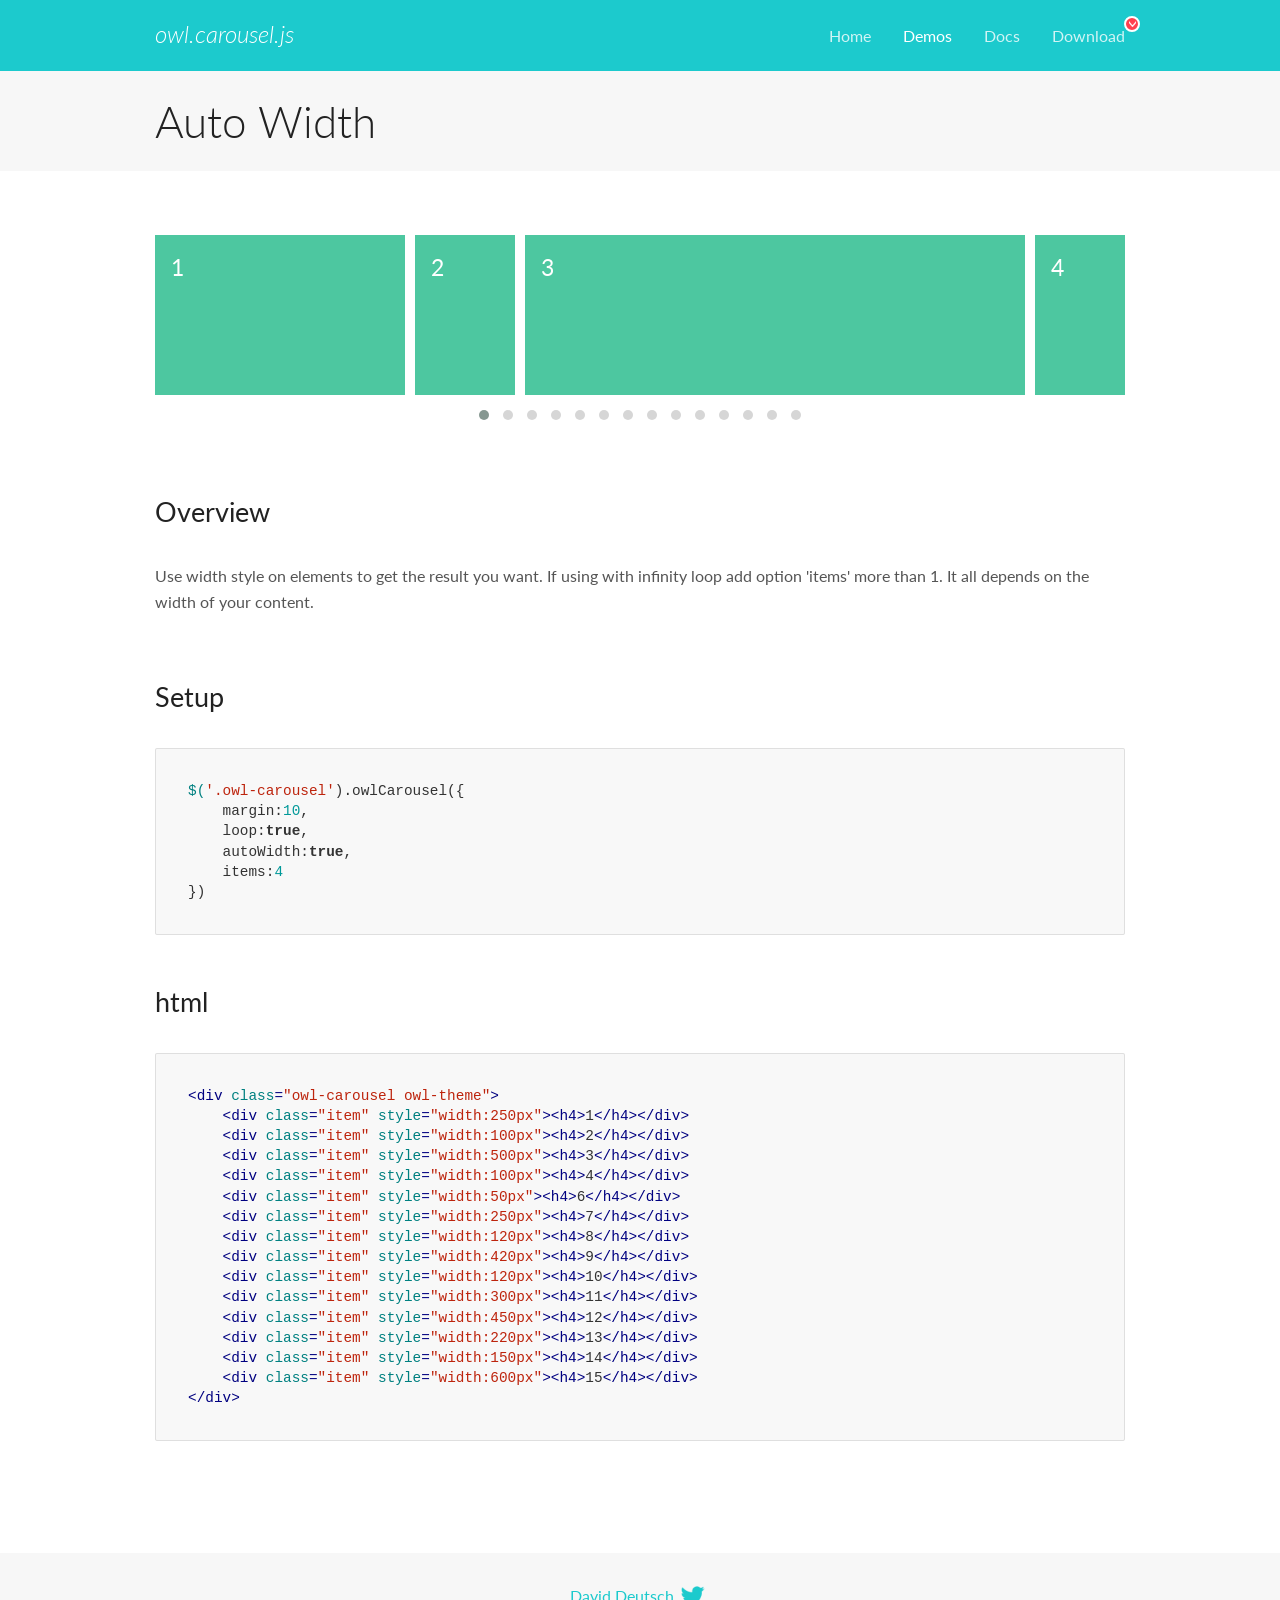
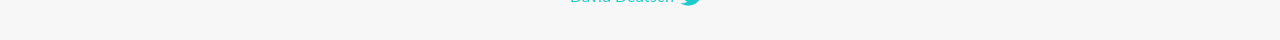
<file: assets/vendor/owl-carousel/OwlCarousel2-2.3.4/OwlCarousel2-2.3.4/docs/demos/autowidth.html>
<!DOCTYPE html>
<html lang="en">
  <head>

    <!-- head -->
    <meta charset="utf-8">
    <meta name="msapplication-tap-highlight" content="no" />
    <meta name="viewport" content="width=device-width, initial-scale=1.0" />
    <meta name="description" content="Auto Width">
    <meta name="author" content="David Deutsch">
    <title>
      Auto Width Demo | Owl Carousel | 2.3.4
    </title>

    <!-- Stylesheets -->
    <link href='https://fonts.googleapis.com/css?family=Lato:300,400,700,400italic,300italic' rel='stylesheet' type='text/css'>
    <link rel="stylesheet" href="../assets/css/docs.theme.min.css">

    <!-- Owl Stylesheets -->
    <link rel="stylesheet" href="../assets/owlcarousel/assets/owl.carousel.min.css">
    <link rel="stylesheet" href="../assets/owlcarousel/assets/owl.theme.default.min.css">

    <!-- HTML5 shim and Respond.js IE8 support of HTML5 elements and media queries -->

    <!--[if lt IE 9]>
      <script src="https://oss.maxcdn.com/libs/html5shiv/3.7.0/html5shiv.js"></script>
      <script src="https://oss.maxcdn.com/libs/respond.js/1.3.0/respond.min.js"></script>
    <![endif]-->

    <!-- Favicons -->
    <link rel="apple-touch-icon-precomposed" sizes="144x144" href="../assets/ico/apple-touch-icon-144-precomposed.png">
    <link rel="shortcut icon" href="../assets/ico/favicon.png">
    <link rel="shortcut icon" href="favicon.ico">

    <!-- Yeah i know js should not be in header. Its required for demos.-->

    <!-- javascript -->
    <script src="../assets/vendors/jquery.min.js"></script>
    <script src="../assets/owlcarousel/owl.carousel.js"></script>
  </head>
  <body>

    <!-- header -->
    <header class="header">
      <div class="row">
        <div class="large-12 columns">
          <div class="brand left">
            <h3>
              <a href="/OwlCarousel2/">owl.carousel.js</a> 
            </h3>
          </div>
          <a id="toggle-nav" class="right">
            <span></span> <span></span> <span></span> 
          </a> 
          <div class="nav-bar">
            <ul class="clearfix">
              <li> <a href="/OwlCarousel2/index.html">Home</a>  </li>
              <li class="active">
                <a href="/OwlCarousel2/demos/demos.html">Demos</a> 
              </li>
              <li> <a href="/OwlCarousel2/docs/started-welcome.html">Docs</a>  </li>
              <li>
                <a href="https://github.com/OwlCarousel2/OwlCarousel2/archive/2.3.4.zip">Download</a> 
                <span class="download"></span> 
              </li>
            </ul>
          </div>
        </div>
      </div>
    </header>

    <!-- title -->
    <section class="title">
      <div class="row">
        <div class="large-12 columns">
          <h1>Auto Width</h1>
        </div>
      </div>
    </section>

    <!--  Demos -->
    <section id="demos">
      <div class="row">
        <div class="large-12 columns">
          <div class="owl-carousel owl-theme">
            <div class="item" style="width:250px">
              <h4>1</h4>
            </div>
            <div class="item" style="width:100px">
              <h4>2</h4>
            </div>
            <div class="item" style="width:500px">
              <h4>3</h4>
            </div>
            <div class="item" style="width:100px">
              <h4>4</h4>
            </div>
            <div class="item" style="width:50px">
              <h4>6</h4>
            </div>
            <div class="item" style="width:250px">
              <h4>7</h4>
            </div>
            <div class="item" style="width:120px">
              <h4>8</h4>
            </div>
            <div class="item" style="width:420px">
              <h4>9</h4>
            </div>
            <div class="item" style="width:120px">
              <h4>10</h4>
            </div>
            <div class="item" style="width:300px">
              <h4>11</h4>
            </div>
            <div class="item" style="width:450px">
              <h4>12</h4>
            </div>
            <div class="item" style="width:220px">
              <h4>13</h4>
            </div>
            <div class="item" style="width:150px">
              <h4>14</h4>
            </div>
            <div class="item" style="width:600px">
              <h4>15</h4>
            </div>
          </div>
          <h3 id="overview">Overview</h3>
          <p>Use width style on elements to get the result you want. If using with infinity loop add option &#39;items&#39; more than 1. It all depends on the width of your content.</p>
          <h3 id="setup">Setup</h3>
          <pre><code>$(&#39;.owl-carousel&#39;).owlCarousel({
    margin:10,
    loop:true,
    autoWidth:true,
    items:4
})</code></pre>
          <h3 id="html">html</h3>
          <pre><code>&lt;div class=&quot;owl-carousel owl-theme&quot;&gt;
    &lt;div class=&quot;item&quot; style=&quot;width:250px&quot;&gt;&lt;h4&gt;1&lt;/h4&gt;&lt;/div&gt;
    &lt;div class=&quot;item&quot; style=&quot;width:100px&quot;&gt;&lt;h4&gt;2&lt;/h4&gt;&lt;/div&gt;
    &lt;div class=&quot;item&quot; style=&quot;width:500px&quot;&gt;&lt;h4&gt;3&lt;/h4&gt;&lt;/div&gt;
    &lt;div class=&quot;item&quot; style=&quot;width:100px&quot;&gt;&lt;h4&gt;4&lt;/h4&gt;&lt;/div&gt;
    &lt;div class=&quot;item&quot; style=&quot;width:50px&quot;&gt;&lt;h4&gt;6&lt;/h4&gt;&lt;/div&gt;
    &lt;div class=&quot;item&quot; style=&quot;width:250px&quot;&gt;&lt;h4&gt;7&lt;/h4&gt;&lt;/div&gt;
    &lt;div class=&quot;item&quot; style=&quot;width:120px&quot;&gt;&lt;h4&gt;8&lt;/h4&gt;&lt;/div&gt;
    &lt;div class=&quot;item&quot; style=&quot;width:420px&quot;&gt;&lt;h4&gt;9&lt;/h4&gt;&lt;/div&gt;
    &lt;div class=&quot;item&quot; style=&quot;width:120px&quot;&gt;&lt;h4&gt;10&lt;/h4&gt;&lt;/div&gt;
    &lt;div class=&quot;item&quot; style=&quot;width:300px&quot;&gt;&lt;h4&gt;11&lt;/h4&gt;&lt;/div&gt;
    &lt;div class=&quot;item&quot; style=&quot;width:450px&quot;&gt;&lt;h4&gt;12&lt;/h4&gt;&lt;/div&gt;
    &lt;div class=&quot;item&quot; style=&quot;width:220px&quot;&gt;&lt;h4&gt;13&lt;/h4&gt;&lt;/div&gt;
    &lt;div class=&quot;item&quot; style=&quot;width:150px&quot;&gt;&lt;h4&gt;14&lt;/h4&gt;&lt;/div&gt;
    &lt;div class=&quot;item&quot; style=&quot;width:600px&quot;&gt;&lt;h4&gt;15&lt;/h4&gt;&lt;/div&gt;
&lt;/div&gt;</code></pre>
          <script>
            $(document).ready(function() {
              $('.owl-carousel').owlCarousel({
                margin: 10,
                loop: true,
                autoWidth: true,
                items: 4
              })
            })
          </script>
        </div>
      </div>
    </section>

    <!-- footer -->
    <footer class="footer">
      <div class="row">
        <div class="large-12 columns">
          <h5>
            <a href="/OwlCarousel2/docs/support-contact.html">David Deutsch</a> 
            <a id="custom-tweet-button" href="https://twitter.com/share?url=https://github.com/OwlCarousel2/OwlCarousel2&text=Owl Carousel - This is so awesome! " target="_blank"></a> 
          </h5>
        </div>
      </div>
    </footer>

    <!-- vendors -->
    <script src="../assets/vendors/highlight.js"></script>
    <script src="../assets/js/app.js"></script>
  </body>
</html>
</file>
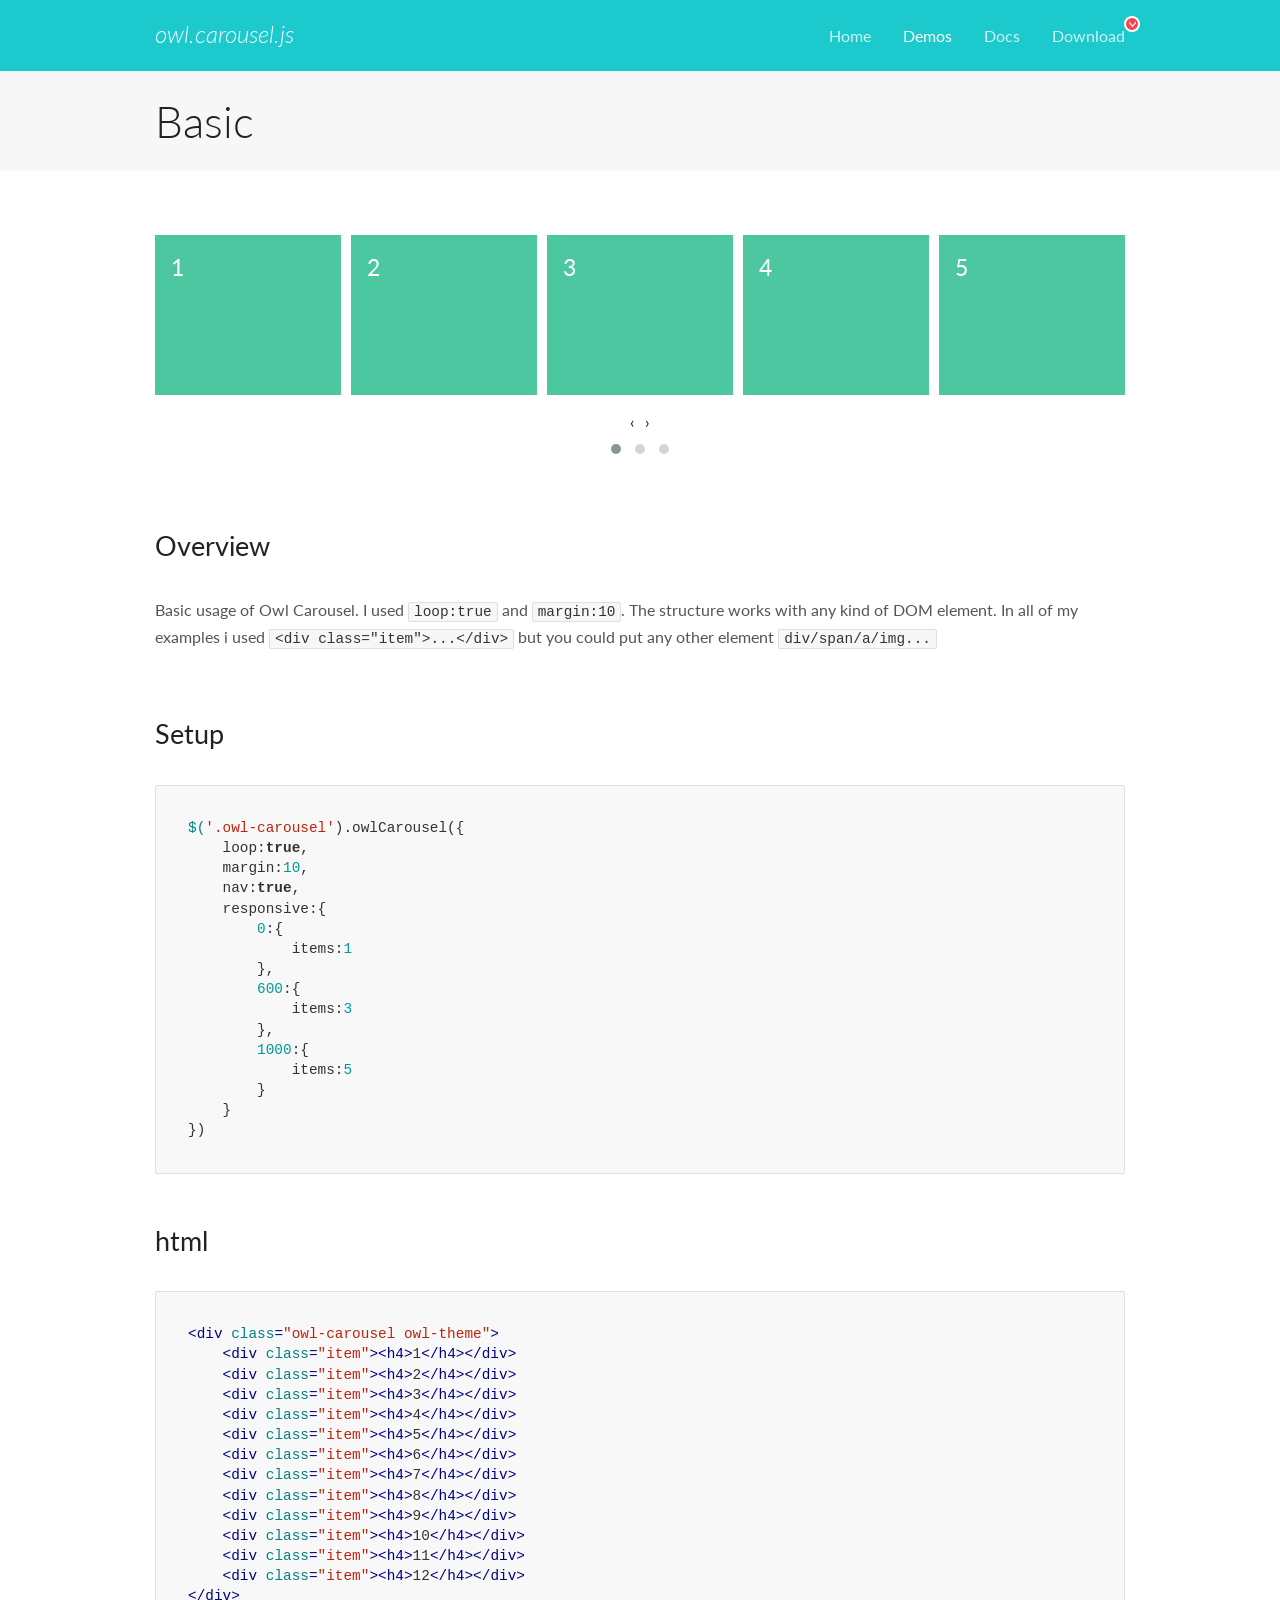
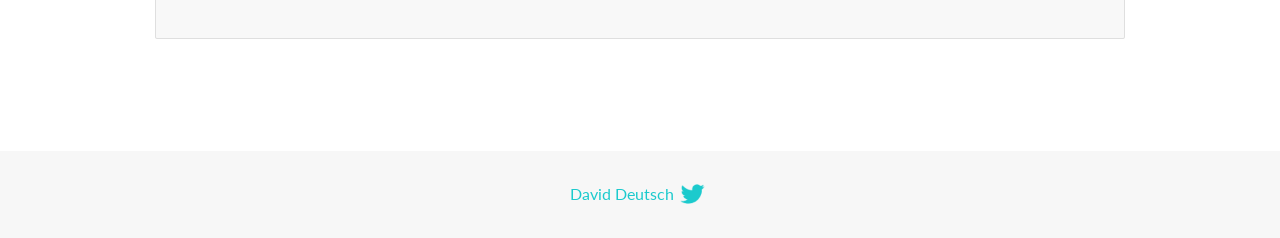
<file: assets/vendor/owl-carousel/OwlCarousel2-2.3.4/OwlCarousel2-2.3.4/docs/demos/basic.html>
<!DOCTYPE html>
<html lang="en">
  <head>

    <!-- head -->
    <meta charset="utf-8">
    <meta name="msapplication-tap-highlight" content="no" />
    <meta name="viewport" content="width=device-width, initial-scale=1.0" />
    <meta name="description" content="Basic usage demo">
    <meta name="author" content="David Deutsch">
    <title>
      Basic Demo | Owl Carousel | 2.3.4
    </title>

    <!-- Stylesheets -->
    <link href='https://fonts.googleapis.com/css?family=Lato:300,400,700,400italic,300italic' rel='stylesheet' type='text/css'>
    <link rel="stylesheet" href="../assets/css/docs.theme.min.css">

    <!-- Owl Stylesheets -->
    <link rel="stylesheet" href="../assets/owlcarousel/assets/owl.carousel.min.css">
    <link rel="stylesheet" href="../assets/owlcarousel/assets/owl.theme.default.min.css">

    <!-- HTML5 shim and Respond.js IE8 support of HTML5 elements and media queries -->

    <!--[if lt IE 9]>
      <script src="https://oss.maxcdn.com/libs/html5shiv/3.7.0/html5shiv.js"></script>
      <script src="https://oss.maxcdn.com/libs/respond.js/1.3.0/respond.min.js"></script>
    <![endif]-->

    <!-- Favicons -->
    <link rel="apple-touch-icon-precomposed" sizes="144x144" href="../assets/ico/apple-touch-icon-144-precomposed.png">
    <link rel="shortcut icon" href="../assets/ico/favicon.png">
    <link rel="shortcut icon" href="favicon.ico">

    <!-- Yeah i know js should not be in header. Its required for demos.-->

    <!-- javascript -->
    <script src="../assets/vendors/jquery.min.js"></script>
    <script src="../assets/owlcarousel/owl.carousel.js"></script>
  </head>
  <body>

    <!-- header -->
    <header class="header">
      <div class="row">
        <div class="large-12 columns">
          <div class="brand left">
            <h3>
              <a href="/OwlCarousel2/">owl.carousel.js</a> 
            </h3>
          </div>
          <a id="toggle-nav" class="right">
            <span></span> <span></span> <span></span> 
          </a> 
          <div class="nav-bar">
            <ul class="clearfix">
              <li> <a href="/OwlCarousel2/index.html">Home</a>  </li>
              <li class="active">
                <a href="/OwlCarousel2/demos/demos.html">Demos</a> 
              </li>
              <li> <a href="/OwlCarousel2/docs/started-welcome.html">Docs</a>  </li>
              <li>
                <a href="https://github.com/OwlCarousel2/OwlCarousel2/archive/2.3.4.zip">Download</a> 
                <span class="download"></span> 
              </li>
            </ul>
          </div>
        </div>
      </div>
    </header>

    <!-- title -->
    <section class="title">
      <div class="row">
        <div class="large-12 columns">
          <h1>Basic</h1>
        </div>
      </div>
    </section>

    <!--  Demos -->
    <section id="demos">
      <div class="row">
        <div class="large-12 columns">
          <div class="owl-carousel owl-theme">
            <div class="item">
              <h4>1</h4>
            </div>
            <div class="item">
              <h4>2</h4>
            </div>
            <div class="item">
              <h4>3</h4>
            </div>
            <div class="item">
              <h4>4</h4>
            </div>
            <div class="item">
              <h4>5</h4>
            </div>
            <div class="item">
              <h4>6</h4>
            </div>
            <div class="item">
              <h4>7</h4>
            </div>
            <div class="item">
              <h4>8</h4>
            </div>
            <div class="item">
              <h4>9</h4>
            </div>
            <div class="item">
              <h4>10</h4>
            </div>
            <div class="item">
              <h4>11</h4>
            </div>
            <div class="item">
              <h4>12</h4>
            </div>
          </div>
          <h3 id="overview">Overview</h3>
          <p>Basic usage of Owl Carousel. I used <code>loop:true</code> and <code>margin:10</code>. The structure works with any kind of DOM element. In all of my examples i used <code>&lt;div class=&quot;item&quot;&gt;...&lt;/div&gt;</code> but you could
            put any other element <code>div/span/a/img...</code></p>
          <h3 id="setup">Setup</h3>
          <pre><code>$(&#39;.owl-carousel&#39;).owlCarousel({
    loop:true,
    margin:10,
    nav:true,
    responsive:{
        0:{
            items:1
        },
        600:{
            items:3
        },
        1000:{
            items:5
        }
    }
})</code></pre>
          <h3 id="html">html</h3>
          <pre><code>&lt;div class=&quot;owl-carousel owl-theme&quot;&gt;
    &lt;div class=&quot;item&quot;&gt;&lt;h4&gt;1&lt;/h4&gt;&lt;/div&gt;
    &lt;div class=&quot;item&quot;&gt;&lt;h4&gt;2&lt;/h4&gt;&lt;/div&gt;
    &lt;div class=&quot;item&quot;&gt;&lt;h4&gt;3&lt;/h4&gt;&lt;/div&gt;
    &lt;div class=&quot;item&quot;&gt;&lt;h4&gt;4&lt;/h4&gt;&lt;/div&gt;
    &lt;div class=&quot;item&quot;&gt;&lt;h4&gt;5&lt;/h4&gt;&lt;/div&gt;
    &lt;div class=&quot;item&quot;&gt;&lt;h4&gt;6&lt;/h4&gt;&lt;/div&gt;
    &lt;div class=&quot;item&quot;&gt;&lt;h4&gt;7&lt;/h4&gt;&lt;/div&gt;
    &lt;div class=&quot;item&quot;&gt;&lt;h4&gt;8&lt;/h4&gt;&lt;/div&gt;
    &lt;div class=&quot;item&quot;&gt;&lt;h4&gt;9&lt;/h4&gt;&lt;/div&gt;
    &lt;div class=&quot;item&quot;&gt;&lt;h4&gt;10&lt;/h4&gt;&lt;/div&gt;
    &lt;div class=&quot;item&quot;&gt;&lt;h4&gt;11&lt;/h4&gt;&lt;/div&gt;
    &lt;div class=&quot;item&quot;&gt;&lt;h4&gt;12&lt;/h4&gt;&lt;/div&gt;
&lt;/div&gt;</code></pre>
          <script>
            $(document).ready(function() {
              var owl = $('.owl-carousel');
              owl.owlCarousel({
                margin: 10,
                nav: true,
                loop: true,
                responsive: {
                  0: {
                    items: 1
                  },
                  600: {
                    items: 3
                  },
                  1000: {
                    items: 5
                  }
                }
              })
            })
          </script>
        </div>
      </div>
    </section>

    <!-- footer -->
    <footer class="footer">
      <div class="row">
        <div class="large-12 columns">
          <h5>
            <a href="/OwlCarousel2/docs/support-contact.html">David Deutsch</a> 
            <a id="custom-tweet-button" href="https://twitter.com/share?url=https://github.com/OwlCarousel2/OwlCarousel2&text=Owl Carousel - This is so awesome! " target="_blank"></a> 
          </h5>
        </div>
      </div>
    </footer>

    <!-- vendors -->
    <script src="../assets/vendors/highlight.js"></script>
    <script src="../assets/js/app.js"></script>
  </body>
</html>
</file>
<file: assets/css/variables.css>
:root {
    --primary-blue: #0b5ed7;
    --primary-green: #19b54a;
    --dark-text: #0b1b2b;
    --border-color: #1c7ed6;
    --font-main: 'Montserrat', sans-serif;
}

html, body {
  width: 100%;
  margin: 0;
  padding: 0;
}

*,
*::before,
*::after {
  box-sizing: border-box;
}

img, svg {
  max-width: 100%;
  height: auto;
}

/* Prevent accidental overflow from sections using 100vw etc. */
body {
  overflow-x: clip; /* better than hidden */
}
</file>
<file: assets/css/why-trust.css>
/* =========================
   WHY TRUST US (NOW: OFFERS STYLE)
   (DO NOT AFFECT OTHER SECTIONS)
   - KEEP background image
========================= */

.why-trust {
  position: relative;
  padding: 290px 0 110px;
  background-color: #eef4fb;

  /* KEEP background image (your swoosh) */
  /* background-image: url("../images/why-trust-bg.webp"); */
  background-repeat: no-repeat;
  background-position: right bottom;
  background-size: 2020px auto;
}

.why-inner {
  width: min(1200px, calc(100% - 48px));
  margin: 0 auto;
  text-align: center;
}

.why-title {
  font-family: "Montserrat", system-ui, -apple-system, Segoe UI, Roboto, Arial, sans-serif;
  margin: 0 0 18px;
  font-weight: 900;
  letter-spacing: 0.5px;
  font-size: 54px;
  color: #1a1a1a;
}

/* Optional subtitle (still safe if you un-comment HTML) */
.why-sub {
  margin: 0 auto 46px;
  max-width: 920px;
  font-size: 20px;
  line-height: 1.5;
  color: rgba(10, 20, 35, 0.8);
  font-family: "Montserrat", system-ui, -apple-system, Segoe UI, Roboto, Arial, sans-serif;
}

.why-grid {
  display: grid;
  grid-template-columns: repeat(auto-fit, minmax(280px, 420px));
  gap: 32px;
  align-items: stretch;
  justify-content: center;

  margin: 0 auto 44px;
}

.why-card {
  position: relative;
  background: #fff;
  border-radius: 18px;

  /* ✅ More padding so content fills the coupon better */
  padding: 40px 28px 34px;

  border: 2px dashed rgba(229, 27, 39, .45);
  box-shadow: 0 14px 30px rgba(15, 23, 42, 0.10);
  overflow: hidden;

  /* ✅ Fill height consistently even without expiration footer */
  min-height: 280px;
  display: flex;
  flex-direction: column;
  justify-content: center;
  /* center content vertically */
  gap: 12px;
}

.why-corner {
  position: absolute;
  right: 14px;
  top: 14px;
  width: 20px;
  height: 20px;
  color: rgba(0, 0, 0, 0.45);
}

.why-corner svg {
  width: 100%;
  height: 100%;
  display: block;
}

/* ✅ Bigger main value (fills the coupon more) */
.why-big {
  font-family: "Montserrat", system-ui, -apple-system, Segoe UI, Roboto, Arial, sans-serif;
  font-weight: 900;
  font-size: 85px;
  line-height: 1;
  color: #e51b27;
  margin: 0;

  word-break: keep-all;
  white-space: nowrap;
}

/* Card 3 (0%) can wrap safely if needed */
.why-card:nth-child(3) .why-big {
  white-space: normal;
  line-height: 0.95;
}

/* ✅ Bigger headline text */
.why-mid {
  font-family: "Montserrat", system-ui, -apple-system, Segoe UI, Roboto, Arial, sans-serif;
  font-weight: 900;
  font-size: 26px;
  color: #040404;
  margin: 0;
}

/* ✅ Slightly larger supporting line */
.why-small {
  font-family: "Montserrat", system-ui, -apple-system, Segoe UI, Roboto, Arial, sans-serif;
  font-weight: 600;
  font-size: 18px;
  color: rgba(12, 42, 79, 0.70);
  margin: 0;
}

/* ✅ Since expiration is removed, divider is optional.
   Keep it but make it tighter. */
.why-card .why-divider {
  height: 1px;
  background: rgba(12, 42, 79, 0.10);
  width: 88%;
  margin: 18px auto 0;
}

/* If you ever re-enable the expiration footer */
.why-foot {
  display: flex;
  justify-content: space-between;
  align-items: center;
  gap: 14px;
  font-family: "Montserrat", system-ui, -apple-system, Segoe UI, Roboto, Arial, sans-serif;
  font-size: 14px;
  color: rgba(12, 42, 79, 0.75);
  padding: 0 2px;
}

.why-foot strong {
  color: #0c2a4f;
  font-weight: 800;
}

.why-btn {
  display: inline-flex;
  align-items: center;
  justify-content: center;
  gap: 10px;

  background: #e51b27;
  color: #fff;
  text-decoration: none;

  height: 54px;
  padding: 0 34px;
  border-radius: 10px;

  font-weight: 900;
  font-family: "Montserrat", system-ui, -apple-system, Segoe UI, Roboto, Arial, sans-serif;
  letter-spacing: 1px;
  text-transform: uppercase;
  box-shadow: 0 5px 15px rgba(229, 27, 39, .45);
}

/* Tablet */
@media (max-width: 980px) {
  .why-grid {
    grid-template-columns: repeat(2, minmax(0, 1fr));
  }

  .why-card {
    min-height: 270px;
    padding: 38px 24px 30px;
  }

  .why-big {
    font-size: 68px;
  }

  .why-mid {
    font-size: 24px;
  }

  .why-small {
    font-size: 17px;
  }
}

@media (max-height: 820px) {
  .why-trust {
    padding: 100px 0 110px;
  }
}

/* Mobile */
@media (max-width: 600px) {
  .why-trust {
    padding-top: 24px !important;
    padding-bottom: 70px !important;
    background-position: center bottom;
    background-size: 820px auto;
  }

  .why-inner {
    width: min(340px, calc(100% - 28px));
  }

  .why-title {
    font-size: 32px;
    margin-bottom: 12px;
  }

  .why-sub {
    font-size: 16px;
    margin-bottom: 26px;
  }

  .why-grid {
    grid-template-columns: 1fr;
    gap: 18px;
  }

  .why-card {
    min-height: 0;
    padding: 32px 22px 26px;
  }

  .why-big {
    font-size: 60px;
    white-space: normal;
  }

  .why-mid {
    font-size: 20px;
  }

  .why-small {
    font-size: 16px;
  }

  .why-card .why-divider {
    width: 92%;
    margin-top: 16px;
  }
}
</file>
<file: assets/css/header.css>
/* =========================
   HEADER V2 (FIXED / CLEAN)
========================= */

.site-header,
.header-inner,
.header-v2 {
    box-sizing: border-box;
}


.site-header {
    position: sticky;
    top: 0;
    width: 100%;
    background: #fff;
    z-index: 1000;
    box-shadow: 0 8px 20px rgba(0, 0, 0, .12);
}

.header-inner {
    max-width: 1320px;
    margin: 0 auto;
    padding: 10px 24px;
    /* smaller */
}

.header-v2 {
    display: flex;
    align-items: center;
    justify-content: space-between;
    gap: 16px;
}

/* LOGO */
.header-logo {
    flex: 0 0 auto;
    display: flex;
    align-items: center;
}

.header-logo img {
    height: 115px;
    /* ✅ key fix */
    width: auto;
    display: block;
}

/* CTA */
.header-cta {
    flex: 0 0 auto;
    display: flex;
    align-items: center;
    justify-content: flex-end;
}

.call-wrap {
    display: flex;
    flex-direction: column;
    align-items: center;
    gap: 6px;
}

/* BUTTON (single source of truth) */
.btn-solid {
    font-family: "Montserrat", system-ui, -apple-system, Segoe UI, Roboto, Arial, sans-serif;
    font-weight: 900;
    background: #e51b27;
    color: #fff;
    border: 2px solid #e51b27;
    box-shadow: 0 5px 15px rgba(229, 27, 39, .45);

    display: inline-flex;
    align-items: center;
    justify-content: center;

    padding: 12px 22px;
    border-radius: 999px;
    text-decoration: none;
    white-space: nowrap;

    font-size: clamp(22px, 3vw, 50px);
    line-height: 1;
    /* ✅ remove huge line-height */
    width: auto;
    /* ✅ remove 70% width */
}

.call-sub {
    margin: 0;
    font-size: 18px;
    color: #040404;
    font-family: "Montserrat", system-ui, -apple-system, Segoe UI, Roboto, Arial, sans-serif;
    font-weight: 700;
    text-align: center;
}

/* =========================
   TABLET / MOBILE HEADER
========================= */
@media (max-width: 992px) {
    .header-inner {
        padding: 10px 14px;
    }

    .header-v2 {
        flex-direction: column;
        /* ✅ stack */
        align-items: center;
        gap: 10px;
    }

    .header-logo img {
        height: 54px;
    }

    .btn-solid {
        width: 100%;
        /* ✅ full width on mobile */
        max-width: 520px;
        font-size: 18px;
        padding: 12px 16px;
    }

    .call-sub {
        font-size: 16px;
    }
}

/* =========================
   MOBILE HEADER: logo left, CTA right
========================= */
@media (max-width: 768px) {
    .header-v2 {
        flex-direction: row;
        align-items: center;
        justify-content: space-between;
        gap: 10px;
        padding: 10px 14px;
    }

    /* LEFT: LOGO */
    .header-logo {
        flex: 0 0 auto;
        display: flex;
        align-items: center;
        justify-content: flex-start;
    }

    .header-logo img {
        height: 44px;
        width: auto;
        max-width: 160px;
        /* keep it from pushing CTA */
        object-fit: contain;
    }

    /* RIGHT: CTA (button + subtitle) */
    .header-cta {
        flex: 1;
        display: flex;
        justify-content: flex-end;
    }

    .call-wrap {
        width: auto;
        min-width: 0;
        display: flex;
        flex-direction: column;
        align-items: flex-end;
        gap: 4px;
    }

    .btn-solid {
        font-size: 20px;
        /* bigger CALL NOW */
        font-weight: 900;
        letter-spacing: .5px;
        padding: 14px 22px;
        /* taller pill */
        max-width: 240px;
        /* keeps it from overflowing */
    }

    .call-sub {
        font-size: 10px;
        /* subtitle like the pic */
        font-weight: 800;
        letter-spacing: .3px;
    }
}
</file>
<file: assets/css/hero.css>
.hero {
  position: relative;
  background: #eaf2ff;
}

.hero-grid {
  display: grid;
  grid-template-columns: 0.9fr 0.85fr;
  min-height: 560px;
  height: auto;
}

/* LEFT */
.hero-left {
  position: relative;
  overflow: hidden;
  background: url("../images/hero-city.webp") center / cover no-repeat;
}

.hero-left::after {
  content: "";
  position: absolute;
  inset: 0;
}

.hero-left-inner {
  position: relative;
  z-index: 2;
  height: 100%;
  display: flex;
  align-items: flex-start;
  justify-content: center;
  padding: 50px 24px 40px;
}

/* Mobile-only location pill (hidden on desktop) */
.hero-loc {
  display: none;
  justify-content: center;
  margin-bottom: 16px;
}

.hero-loc-pill {
  display: inline-flex;
  align-items: center;
  gap: 8px;
  padding: 8px 14px;
  border-radius: 999px;
  background: rgba(255, 255, 255, 0.18);
  border: 1px solid rgba(255, 255, 255, 0.28);
  color: #fff;
  font-weight: 700;
  letter-spacing: 1px;
  font-size: 12px;
  font-family: "Montserrat", system-ui, -apple-system, Segoe UI, Roboto, Arial,
    sans-serif;
  text-transform: uppercase;
}

.hero-loc-icon {
  width: 14px;
  height: 14px;
  display: block;
  filter: brightness(0) invert(1);
}

.hero-copy {
  width: 100%;
  max-width: 640px;
  text-align: left;
  color: #fff;
}

.hero-kicker {
  font-size: 21px;
  font-weight: 700;
  font-family: "Montserrat", system-ui, -apple-system, Segoe UI, Roboto, Arial,
    sans-serif;
  letter-spacing: 3px;
  text-transform: uppercase;
  opacity: 0.95;
  margin-bottom: 10px;
}

.hero-title {
  margin: 0 0 18px;
  font-weight: 900;
  line-height: 1.05;
  font-size: 42px;
  font-family: "Montserrat", system-ui, -apple-system, Segoe UI, Roboto, Arial,
    sans-serif;
}

/* =========================
   HERO ICON LIST (under title)
========================= */
.hero-points {
  list-style: none;
  padding: 0;
  margin: 0 0 18px;
  display: grid;
  gap: 10px;
  max-width: 720px;
}

.hero-point {
  display: flex;
  align-items: center;
  gap: 12px;
  font-family: "Montserrat", system-ui, -apple-system, Segoe UI, Roboto, Arial,
    sans-serif;
  font-weight: 700;
  font-size: 16px;
  line-height: 1.25;
  color: #fff;
}

.hero-point img {
  width: 22px;
  height: 22px;
  flex: 0 0 22px;
  display: block;
  filter: brightness(0) invert(1);
}

.hero-call {
  display: inline-block;
  text-decoration: none;
  background: #e51b27;
  color: #fff;
  border-radius: 10px;
  padding: 18px 26px;
  box-shadow: 0 5px 15px rgba(229, 27, 39, .45);
}

.hero-call-top {
  display: block;
  font-weight: 800;
  letter-spacing: 1px;
  font-size: 16px;
  font-family: "Montserrat", system-ui, -apple-system, Segoe UI, Roboto, Arial,
    sans-serif;
  text-transform: uppercase;
  margin-bottom: 4px;
  text-align: center;
}

.hero-call-main {
  display: block;
  font-weight: 900;
  font-size: 32px;
  font-family: "Montserrat", system-ui, -apple-system, Segoe UI, Roboto, Arial,
    sans-serif;
  line-height: 1;
}

/* RIGHT */
.hero-right {
  background: url("../images/hero-family.webp") center/cover no-repeat;
}

/* =========================
   Floating Form (desktop)
========================= */
.hero-form-wrap {
  position: absolute;
  left: 50%;
  bottom: -200px;
  transform: translateX(-50%);
  width: min(1420px, calc(100% - 48px));
  z-index: 5;
}

.hero-form-card {
  background: #fff;
  border-radius: 14px;
  box-shadow: 0 18px 40px rgba(0, 0, 0, 0.2);
  overflow: hidden;
  padding: 26px 28px 18px;
}

.hero-form-head {
  text-align: center;
  margin-bottom: 18px;
}

.hero-form-title {
  font-weight: 900;
  font-size: 44px;
  font-family: "Montserrat", system-ui, -apple-system, Segoe UI, Roboto, Arial,
    sans-serif;
  letter-spacing: 1px;
  color: #0b2a47;
  line-height: 1.05;
}

/* subtitle like your 2nd reference (not spaced-out) */
.hero-form-sub {
  letter-spacing: 0 !important;
  text-transform: none !important;
  font-weight: 600;
  color: #4b5563;
  margin-top: 10px;
  font-size: 16px;
  font-family: "Montserrat", system-ui, -apple-system, Segoe UI, Roboto, Arial,
    sans-serif;
  max-width: 880px;
  margin-left: auto;
  margin-right: auto;
}

/* =========================
   FORM FIELDS BASE
========================= */
.field {
  min-width: 0;
}

.field label {
  display: block;
  font-size: 14px;
  font-family: "Montserrat", system-ui, -apple-system, Segoe UI, Roboto, Arial,
    sans-serif;
  letter-spacing: 1px;
  color: #1b1b1b;
  margin-bottom: 8px;
  text-transform: uppercase;
}

.field input,
.field select {
  width: 100%;
  height: 54px;
  border: 0;
  outline: 0;
  background: #f3f3f3;
  border-radius: 8px;
  padding: 0 14px;
  font-size: 15px;
  font-family: "Montserrat", system-ui, -apple-system, Segoe UI, Roboto, Arial,
    sans-serif;
  color: #1b1b1b;
  box-sizing: border-box;
}

/* bootstrap floating select support */
.hero-form-card .form-floating {
  width: 100%;
}

.hero-form-card .form-select {
  width: 100%;
  max-width: 100%;
  box-sizing: border-box;
  border: 0;
  background: #f3f3f3;
  border-radius: 8px;
  height: 54px;
  padding-top: 10px;
  padding-bottom: 10px;
}

.hero-form-card .form-floating>label {
  padding: 10px 14px;
  font-size: 13px;
  opacity: 0.7;
}

/* ==========================================================
   ✅ 3-STEP WIZARD LAYOUT (DESKTOP) — SINGLE ROW LIKE IMAGE 2
   IMPORTANT: .hero-step-controls is NOT inside .hero-step,
   so we make .hero-steps the grid container.
========================================================== */

/* grid container: left = fields, right = button */
.hero-steps {
  display: grid;
  grid-template-columns: 1fr auto;
  gap: 18px;
  align-items: end;
}

/* steps hidden by default */
.hero-step {
  display: none;
}

/* active step goes to LEFT column */
.hero-step.is-active {
  display: block;
  grid-column: 1;
  grid-row: 1;
}

/* controls go to RIGHT column (same row) */
.hero-step-controls {
  grid-column: 2;
  grid-row: 1;
  display: flex;
  justify-content: flex-end;
  align-items: stretch;
}

/* fields grid (Step 1 + Step 2) */
.hero-fields--step {
  display: grid;
  grid-template-columns: repeat(2, minmax(0, 1fr));
  gap: 16px;
  align-items: end;
}

/* ✅ STEP 3: service + recaptcha in ONE ROW (like reference) */
.hero-step[data-step="3"] .hero-fields--step {
  grid-template-columns: 1fr auto;
  /* service | recaptcha */
  gap: 16px;
  align-items: end;
}

/* keep dropdown flexible */
.hero-step[data-step="3"] .service-field {
  min-width: 0;
}

/* recaptcha sits to the right side of dropdown */
.hero-recaptcha {
  display: flex;
  justify-content: flex-end;
  align-items: flex-end;
}

/* desktop: slightly scale down so it fits the row cleanly */
.hero-recaptcha .g-recaptcha {
  transform: scale(0.92);
  transform-origin: right bottom;
}

/* Buttons */
.hero-step-btn {
  height: 64px;
  min-width: 240px;
  padding: 0 26px;
  border: 0;
  border-radius: 12px;
  cursor: pointer;
  font-family: "Montserrat", system-ui, -apple-system, Segoe UI, Roboto, Arial,
    sans-serif;
  font-weight: 700;
  text-transform: uppercase;
  letter-spacing: 0.5px;
  display: inline-flex;
  align-items: center;
  justify-content: center;
  gap: 10px;
  white-space: nowrap;
  background: #e51b27;
  color: #fff;
  font-size: 18px;
  box-shadow: 0 5px 15px rgba(229, 27, 39, .45);
}

/* ✅ remove/hide any "back" button */
.hero-step-btn.is-ghost,
.hero-step-btn.back-btn,
#heroBackBtn {
  display: none !important;
}

#heroSubmitBtn {
  display: none;
  /* JS shows on step 3 */
}

/* Note text */
.hero-form-note {
  text-align: center;
  font-size: 12px;
  color: #7a7a7a;
  margin-top: 8px;
}

/* =========================
   RESPONSIVE
========================= */
@media (max-width: 1200px) {
  .hero {
    margin-bottom: 0;
    /* remove reserved space when form is not floating */
  }

  .hero-form-wrap {
    position: static;
    left: auto;
    bottom: auto;
    transform: none;
    width: 100%;
  }

  .hero-form-card {
    width: 100%;
    box-sizing: border-box;
    border-radius: 0;
    box-shadow: none;
    padding: 22px 16px 18px;
  }

  .hero-steps {
    grid-template-columns: 1fr;
    gap: 14px;
    align-items: stretch;
  }

  .hero-step.is-active {
    grid-column: 1;
    grid-row: auto;
  }

  .hero-step-controls {
    grid-column: 1;
    grid-row: auto;
    justify-content: center;
  }

  .hero-fields--step {
    grid-template-columns: 1fr;
    gap: 14px;
  }

  .hero-step[data-step="3"] .hero-fields--step {
    grid-template-columns: 1fr;
  }

  .hero-step-btn {
    width: 100%;
    min-width: 0;
  }

  .hero-recaptcha {
    justify-content: center;
  }

  .hero-recaptcha .g-recaptcha {
    transform: scale(0.88);
    transform-origin: center;
  }
}

/* =========================================
   FIX: Browser Zoom (133%–150%) floating bug
   Trigger when viewport height is short
========================================= */
@media (max-height: 820px) {
  .hero {
    margin-bottom: 0;
  }

  .hero-form-wrap {
    position: static;
    left: auto;
    bottom: auto;
    transform: none;
    width: 100%;
  }

  .hero-form-card {
    border-radius: 0;
    box-shadow: none;
    padding: 22px 16px 18px;
  }
}


@media (max-width: 768px) {
  .hero {
    padding-bottom: 0;
  }

  .hero-grid {
    grid-template-columns: 1fr;
    min-height: auto;
  }

  .hero-left-inner {
    padding: 42px 8px 42px;
    display: block;
  }

  .hero-loc {
    display: flex;
  }

  .hero-copy {
    text-align: center;
    max-width: 520px;
    margin: 0 auto;
  }

  .hero-kicker {
    font-size: 22px;
    letter-spacing: 3px;
    margin-bottom: 10px;
    font-weight: 800;
  }

  .hero-title {
    font-size: 26px;
    line-height: 1.1;
    margin-bottom: 16px;
  }

  .hero-points {
    justify-items: center;
    background: rgba(0,0,0,.42);
    border: 1px solid rgba(255,255,255,.14);
    border-radius: 14px;
    padding: 14px 14px;
    gap: 12px;
  }

  .hero-point{
    align-items: flex-start;     
    gap: 10px;
    font-size: 14px;
    line-height: 1.35;
    font-weight: 600;
  }

  .hero-point img{
    width: 18px;
    height: 18px;
    flex: 0 0 18px;
    margin-top: 2px;            
  }

  .hero-call {
    width: min(92%, 420px);
    padding: 16px 18px;
    border-radius: 10px;
  }

  .hero-call-top {
    font-size: 17px;
  }

  .hero-call-main {
    font-size: 24px;
  }

  .hero-form-title {
    font-size: 26px;
  }

  .hero-form-sub {
    font-size: 14px;
  }

  .field label {
    font-size: 12px;
    letter-spacing: 1.6px;
    margin-bottom: 8px;
  }

  .field input,
  .field select {
    height: 56px;
    border-radius: 6px;
    background: #f2f2f2;
    padding: 0 14px;
    font-size: 15px;
  }

  .hero-right {
    display: none;
  }

  .hero::after {
    content: "";
    display: block;
    height: 260px;
    margin-top: 4px;
    background: url("../images/hero-family.webp") center / cover no-repeat;
  }
  .hero-coach{
    width: 100%;
    max-width: 360px;
    margin-left: auto;
    margin-right: auto;

    justify-content: center;
    flex-wrap: wrap;           /* allow wrap */
    gap: 6px 10px;
    padding: 10px 14px;
    text-align: center;
  }

  .hero-coach-label{
    width: 100%;
    display: block;
  }

  .hero-coach-sep{
    display: none;             /* cleaner on mobile */
  }

  .hero-coach-name{
    width: 100%;
    display: block;
    font-size: 15px;
    letter-spacing: 1.4px;
  }
}


/* Coach pill (above the UL) */
.hero-coach{
  display: inline-flex;
  align-items: center;
  gap: 10px;
  padding: 10px 14px;
  margin: 0 0 14px;
  border-radius: 999px;
  background: #e51b27;
  border: 1px solid rgba(255,255,255,.16);

  font-family: "Montserrat", system-ui, -apple-system, Segoe UI, Roboto, Arial, sans-serif;
  font-weight: 800;
  font-size: 16px;
  letter-spacing: 1.2px;
  text-transform: uppercase;
  color: #fff;
}

.hero-coach-name{
  font-weight: 900;
  letter-spacing: 1px;
}

.hero-coach-sep{
  opacity: .7;
}
</file>
<file: assets/css/services.css>
/* =========================
   SERVICES (NEW LAYOUT)
   Only affects .services section
========================= */

.services {
    position: relative;
    padding: 86px 0 90px;
    background: #ffffff;
}

.services-inner {
    width: min(1200px, calc(100% - 48px));
    margin: 0 auto;
}

.services-head {
    text-align: center;
    margin-bottom: 34px;
}

.services-kicker {
    font-family: "Montserrat", system-ui, -apple-system, Segoe UI, Roboto, Arial, sans-serif;
    font-weight: 700;
    letter-spacing: 6px;
    font-size: 18px;
    color: #e51b27;
    margin-bottom: 12px;
    text-transform: uppercase;
}

.services-title {
    font-family: "Montserrat", system-ui, -apple-system, Segoe UI, Roboto, Arial, sans-serif;
    font-weight: 900;
    font-size: 54px;
    line-height: 1.05;
    color: #0b0b0b;
    margin: 0;
}

/* checklist line under title (like reference layout) */
.services-checks {
    margin-top: 14px;
    display: flex;
    gap: 18px;
    justify-content: center;
    flex-wrap: wrap;
}

.services-check {
    display: inline-flex;
    align-items: center;
    gap: 10px;

    font-family: "Montserrat", system-ui, -apple-system, Segoe UI, Roboto, Arial, sans-serif;
    font-weight: 600;
    font-size: 16px;
    color: #1b1b1b;
}

.services-check-ico {
    width: 22px;
    height: 22px;
    border-radius: 999px;
    display: grid;
    place-items: center;
    border: 2px solid #e51b27;
    color: #e51b27;
    line-height: 1;
    font-weight: 900;
    font-size: 14px;
}

/* ✅ GRID: 6 cols desktop -> 3 items on first row (each spans 2 cols)
   last 2 items -> span 3 cols each -> 2 items on second row */
.services-grid {
    margin-top: 42px;
    display: grid;
    grid-template-columns: repeat(6, minmax(0, 1fr));
    gap: 44px 34px;
    align-items: start;
}

/* SERVICE ITEM */
.svc-item {
    text-align: center;
    grid-column: span 2;
    /* ✅ 3 items per row */
}

/* ✅ last 2 items become bigger and fill row 2 as 2 items */
.services-grid>.svc-item:nth-child(n + 4) {
    grid-column: span 3;
    /* ✅ 2 items on second row */
}

.svc-icon {
    width: 54px;
    height: 54px;
    margin: 0 auto 14px;
    display: grid;
    place-items: center;
    color: #e51b27;
}

.svc-icon svg {
    width: 44px;
    height: 44px;
    display: block;
}

.svc-title {
    font-family: "Montserrat", system-ui, -apple-system, Segoe UI, Roboto, Arial, sans-serif;
    font-weight: 900;
    font-size: 18px;
    letter-spacing: 0.6px;
    text-transform: uppercase;
    color: #0b0b0b;
    margin: 0 0 12px;
}

.svc-points {
    margin: 0;
    padding: 0;
    list-style: none;
    display: grid;
    gap: 10px;
}

.svc-points li {
    position: relative;
    padding-left: 16px;
    text-align: left;

    font-family: "Montserrat", system-ui, -apple-system, Segoe UI, Roboto, Arial, sans-serif;
    font-weight: 500;
    font-size: 16px;
    line-height: 1.55;
    color: #2a2a2a;
}

.svc-points li::before {
    content: "•";
    position: absolute;
    left: 0;
    top: 0;
    color: #e51b27;
    font-weight: 900;
}

/* =========================
   RESPONSIVE
========================= */

@media (max-width: 1100px) {
    .services-grid {
        grid-template-columns: repeat(2, minmax(0, 1fr));
        gap: 34px 28px;
    }

    /* reset spans for tablet */
    .svc-item,
    .services-grid>.svc-item:nth-child(n + 4) {
        grid-column: auto;
    }
}

@media (max-width: 640px) {
    .services {
        padding: 62px 0 70px;
    }

    .services-inner {
        width: min(1200px, calc(100% - 28px));
    }

    .services-title {
        font-size: 38px;
    }

    .services-check {
        font-size: 14px;
    }

    .services-grid {
        grid-template-columns: 1fr;
        gap: 26px;
        margin-top: 30px;
    }

    /* reset spans for mobile */
    .svc-item,
    .services-grid>.svc-item:nth-child(n + 4) {
        grid-column: auto;
    }

    .svc-icon {
        margin-bottom: 10px;
    }

    .svc-title {
        font-size: 17px;
    }

    .svc-points li {
        font-size: 15px;
    }
}
</file>
<file: assets/css/pros.css>
/* =========================
   PROS SECTION (IMAGE + 2-COLUMN TEXT)
   (DO NOT AFFECT OTHER SECTIONS)
========================= */

.pros {
    padding: 96px 0;
    background: #fff;
}

.pros-inner {
    width: min(1250px, calc(100% - 48px));
    margin: 0 auto;

    display: grid;
    grid-template-columns: minmax(360px, 520px) 1fr;
    gap: 64px;
    align-items: center;
}

/* LEFT IMAGE CARD */
.pros-photo {
    border-radius: 34px;
    overflow: hidden;
    background: #f2f6fb;
    box-shadow: 0 18px 50px rgba(0, 0, 0, 0.10);
}

.pros-photo img {
    width: 100%;
    height: 100%;
    display: block;
    aspect-ratio: 1 / 1;
    object-fit: cover;
}

/* RIGHT CONTENT */
.pros-content {
    max-width: 720px;
}

.pros-content p {
    max-width: 620px;
    margin: 0 0 34px;
    font-size: 18px;
    line-height: 1.6;
    color: #374151;
    font-weight: 600;
    font-family: "Montserrat", system-ui, -apple-system, Segoe UI, Roboto, Arial, sans-serif;
}

.pros-title {
    font-family: "Montserrat", system-ui, -apple-system, Segoe UI, Roboto, Arial, sans-serif;
    font-weight: 900;
    font-size: 48px;
    line-height: 1.05;
    color: #121212;
    margin: 0 0 26px;
}

.pros-grid {
    display: grid;
    grid-template-columns: repeat(2, minmax(0, 1fr));
    gap: 26px 44px;
}

.pros-card {
    position: relative;
    padding-left: 34px;
}

.pros-card::before {
    content: "✓";
    position: absolute;
    left: 0;
    top: 2px;
    width: 22px;
    height: 22px;
    border-radius: 50%;
    background: rgba(236, 140, 53, 0.15);
    color: #e51b27;
    font-weight: 900;
    font-size: 14px;
    display: flex;
    align-items: center;
    justify-content: center;
}


.pros-card h3 {
    margin: 0 0 8px;
    font-family: "Montserrat", system-ui, -apple-system, Segoe UI, Roboto, Arial, sans-serif;
    font-weight: 800;
    font-size: 20px;
    color: #121212;
}

.pros-card p {
    margin: 0;
    font-family: "Montserrat", system-ui, -apple-system, Segoe UI, Roboto, Arial, sans-serif;
    font-weight: 500;
    font-size: 18px;
    line-height: 1.55;
    color: #1f2937;
}

.pros-cta {
    margin-top: 34px;
}

.pros-btn {
    background: #e51b27;
    color: #fff;
    border-radius: 10px;
    padding: 14px 18px;
    font-family: "Montserrat", system-ui, -apple-system, Segoe UI, Roboto, Arial, sans-serif;
    font-weight: 900;
    letter-spacing: 1px;
    text-transform: uppercase;
    text-decoration: none;
    display: inline-flex;
    align-items: center;
    justify-content: center;
    gap: 10px;
    min-width: 420px;
    transition: transform .18s ease, filter .18s ease;
    box-shadow: 0 5px 15px rgba(229, 27, 39, .45);
}

.pros-btn:hover {
    transform: translateY(-1px);
    filter: brightness(1.03);
}

/* =========================
   RESPONSIVE
========================= */

@media (max-width: 1024px) {
    .pros {
        padding: 80px 0;
    }

    .pros-inner {
        grid-template-columns: 1fr;
        gap: 34px;
        align-items: start;
    }

    .pros-content {
        max-width: 820px;
    }

    .pros-title {
        font-size: 40px;
    }
}

@media (max-width: 640px) {
    .pros {
        padding: 56px 0;
    }

    .pros-inner {
        width: min(1250px, calc(100% - 32px));
        gap: 22px;
    }

    .pros-title {
        font-size: 32px;
        text-align: center;
    }

    .pros-grid {
        grid-template-columns: 1fr;
        gap: 18px;
    }

    .pros-btn {
        width: 100%;
        min-width: 0;
        font-size: 14px;
        padding: 14px 14px;
    }
}
</file>
<file: assets/css/financing-cta.css>
.results {
    padding: 90px 0;
    background: #0a0a0a;
    color: #fff;
}

.results__inner {
    width: min(1220px, calc(100% - 48px));
    margin: 0 auto;
}

.results__title {
    margin: 0 0 26px;
    text-align: center;
    font-family: "Montserrat", system-ui, -apple-system, Segoe UI, Roboto, Arial, sans-serif;
    font-weight: 900;
    font-size: clamp(28px, 3.2vw, 44px);
    text-transform: uppercase;
    text-shadow: 0 10px 30px rgba(0, 0, 0, 0.65);
    letter-spacing: 1.4px;
}

/* 3 columns desktop, 2 tablet, 1 mobile */
.results__grid {
    display: grid;
    grid-template-columns: repeat(3, 1fr);
    gap: 22px;
}

/* =========================
   CARD
========================= */

.result-card {
    position: relative;
    border-radius: 18px;
    overflow: hidden;
    background: #111;
    border: 1px solid rgba(255, 255, 255, 0.12);
    box-shadow:
        0 18px 60px rgba(0, 0, 0, 0.55),
        0 0 0 1px rgba(255, 255, 255, 0.03) inset;
    transform: translateY(0);
    transition: transform 180ms ease, box-shadow 180ms ease, border-color 180ms ease;

}

.result-card:hover {
    transform: translateY(-6px);
    box-shadow:
        0 26px 80px rgba(0, 0, 0, 0.65),
        0 0 0 1px rgba(255, 255, 255, 0.05) inset;
}

/* image wrapper */
.result-card__media {
    width: 100%;
    aspect-ratio: 4 / 3;
    /* keeps cards equal height */
    background: #0f0f0f;
    position: relative;
}

.result-card__media img {
    width: 100%;
    height: 100%;
    object-fit: cover;
    /* fills card */
    display: block;
}

/* subtle dark fade at bottom for readability */
.result-card__media::after {
    content: "";
    position: absolute;
    inset: 0;
    background:
        linear-gradient(to bottom, rgba(0, 0, 0, 0.00) 45%, rgba(0, 0, 0, 0.22) 100%),
        radial-gradient(800px 200px at 50% 0%, rgba(255, 255, 255, 0.06), transparent 60%);
    pointer-events: none;
}

/* =========================
   RED CAPTION BAR (BOTTOM)
========================= */

.result-card__ribbon {
    position: absolute;
    left: 0;
    right: 0;
    bottom: 0;
    padding: 14px 16px;
    background: #d51f1f;
    border-top: 1px solid rgba(0, 0, 0, 0.25);
}

.result-card__ribbon span {
    display: block;
    text-align: center;
    color: #fff;
    font-family: "Montserrat", system-ui, -apple-system, Segoe UI, Roboto, Arial, sans-serif;
    font-weight: 900;
    text-transform: uppercase;
    letter-spacing: 0.8px;
    font-size: 13px;
    line-height: 1.2;
}

/* =========================
   RESPONSIVE
========================= */

@media (max-width: 992px) {
    .results {
        padding: 70px 0;
    }

    .results__grid {
        grid-template-columns: repeat(2, 1fr);
        gap: 18px;
    }
}

@media (max-width: 640px) {
    .results__inner {
        width: min(1220px, calc(100% - 28px));
    }

    .results__grid {
        grid-template-columns: 1fr;
        gap: 14px;
    }

    .result-card__ribbon span {
        font-size: 13px;
    }
}
</file>
<file: assets/css/service-guarantee.css>
.ga-guarantee {
    position: relative;
    background: #040404;
    padding: 52px 0;
    overflow: visible;
}

/* green bars */
.ga-guarantee::before,
.ga-guarantee::after {
    content: "";
    position: absolute;
    left: 0;
    width: 100%;
    height: 7px;
    background: #e51b27;
    opacity: .95;
    z-index: 1;
}

.ga-guarantee::before {
    top: 0;
}

.ga-guarantee::after {
    bottom: 0;
}

/* main layout */
.ga-guarantee__bar {
    width: min(1500px, calc(100% - 120px));
    margin: 0 auto;
    padding: 0 10px;

    display: grid;
    grid-template-columns: clamp(320px, 34vw, 520px) clamp(240px, 22vw, 320px) minmax(0, 1fr);
    align-items: center;
    gap: clamp(18px, 3vw, 44px);

    position: relative;
    z-index: 2;
}

/* title */
.ga-guarantee__title {
    margin: 0 0 0 90px;
    font-family: "Montserrat", system-ui, -apple-system, Segoe UI, Roboto, Arial, sans-serif;
    font-weight: 900;
    font-size: 48px;
    line-height: 1.03;
    color: #fff;
}

/* badge */
.ga-guarantee__badge {
    display: grid;
    place-items: center;
    overflow: visible;
    z-index: 2;
}

.ga-guarantee__badge img {
    width: 340px;
    height: auto;
    display: block;
    margin-top: -90px;
    margin-bottom: -90px;
    transform: translateX(-20px);
    shape-rendering: geometricPrecision;
    image-rendering: auto;

    filter: drop-shadow(0 6px 12px rgba(0, 0, 0, .35));
}


.ga-guarantee__text {
    display: block;
    max-width: 280px;
    /* keeps columns consistent */
    word-break: normal;
    overflow-wrap: anywhere;
    /* prevents overflow at zoom */
}

.ga-guarantee__list {
    margin: 0;
    padding-left: clamp(0px, 2.2vw, 34px);
    list-style: none;
    margin-left: -50px;
    display: grid;
    grid-template-columns: repeat(2, minmax(0, 1fr));
    column-gap: clamp(18px, 3.2vw, 70px);
    row-gap: clamp(18px, 2.2vw, 28px);
    grid-auto-flow: start;
}

/* item style */
.ga-guarantee__item {
    display: flex;
    align-items: center;
    gap: 16px;
    font-family: "Montserrat", system-ui, -apple-system, Segoe UI, Roboto, Arial, sans-serif;
    font-weight: 700;
    font-size: 17px;
    line-height: 1.2;
    color: #fff;
}

.ga-guarantee__ico {
    width: 56px;
    height: 56px;
    flex: 0 0 56px;
    border-radius: 16px;
    background: #fff;
    display: grid;
    place-items: center;
}

/* svg sizing */
.ga-guarantee__ico svg {
    width: 26px;
    height: 26px;

}

.go-left,
.go-right {
    margin-left: 0 !important;
}


/* force icon blue */
.ga-guarantee__ico svg path,
.ga-guarantee__ico svg rect,
.ga-guarantee__ico svg circle,
.ga-guarantee__ico svg line,
.ga-guarantee__ico svg polygon {
    fill: #040404 !important;
    stroke:#040404 !important;
}

/* ✅ FORCE EXACT POSITIONS (NO MORE WRONG ORDER) */
.ga-guarantee__item--emergency {
    grid-column: 1;
    grid-row: 1;
}

.ga-guarantee__item--pricing {
    grid-column: 2;
    grid-row: 1;
}

.ga-guarantee__item--experience {
    grid-column: 1;
    grid-row: 2;
}

.ga-guarantee__item--servicearea {
    grid-column: 2;
    grid-row: 2;
}


/* =========================================
   RESPONSIVE
========================================= */

@media (max-width: 1200px) {
    .ga-guarantee__bar {
        width: min(1200px, calc(100% - 60px));
        grid-template-columns: 1fr 320px;
        grid-template-rows: auto auto;
        gap: 30px;
    }

    .ga-guarantee__badge img {
        transform: translateX(0);
        margin-bottom: -90px;
    }

    .ga-guarantee__list {
        grid-column: 1 / -1;
        padding-left: 0 !important;
        justify-self: center;
        transform: translateX(0);
    }
}

@media (max-width: 860px) {
    .ga-guarantee {
        padding: 46px 0;
    }

    /* make the order match the reference: BADGE → TITLE → LIST */
    .ga-guarantee__bar {
        width: calc(100% - 40px);
        margin: 0 auto;

        display: grid;
        grid-template-columns: 1fr;
        grid-template-areas:
            "badge"
            "title"
            "list";
        gap: 18px;

        text-align: left;
        justify-items: stretch;
    }

    .ga-guarantee__badge {
        grid-area: badge;
        display: grid;
        place-items: center;
    }

    .ga-guarantee__badge img {
        width: 300px;
        height: auto;
        margin-top: -78px;
        /* pulls badge up like the reference */
        margin-bottom: -6px;
        /* keeps it tight above the title */
        transform: none;
    }

    .ga-guarantee__left {
        grid-area: title;
    }

    .ga-guarantee__title {
        margin: 0;
        font-size: 38px;
        line-height: 1.05;
        font-weight: 900;
        padding-left: 6px;
        text-align: center;
    }

    .ga-guarantee__list {
        grid-area: list;

        margin: 0;
        padding: 0;
        list-style: none;

        display: grid;
        grid-template-columns: 1fr;
        row-gap: 22px;

        margin-left: 0;
        /* remove desktop offset */
        justify-items: stretch;
    }

    /* remove your desktop nudges on mobile */
    .go-left,
    .go-right {
        margin-left: 0 !important;
    }

    .ga-guarantee__item {
        width: 100%;
        display: flex;
        align-items: center;
        gap: 16px;

        justify-content: flex-start;
        text-align: left;

        padding-left: 6px;
        /* same left line as title */
        font-size: 18px;
        line-height: 1.15;
    }

    .ga-guarantee__ico {
        width: 56px;
        height: 56px;
        flex: 0 0 56px;
        border-radius: 16px;
        background: #fff;
        display: grid;
        place-items: center;
    }

    .ga-guarantee__ico svg {
        width: 26px;
        height: 26px;
    }
}
</file>
<file: assets/css/reviews.css>
.reviews-split {
    padding: 88px 0;
    background: #f6f8fb;
}

.reviews-split__inner {
    width: min(1200px, calc(100% - 48px));
    margin: 0 auto;

    display: grid;
    grid-template-columns: 1fr 1.25fr;
    gap: 56px;
    align-items: center;
}

/* LEFT */
.reviews-split__left {
    display: block;
}

.reviews-split__title {
    margin: 0;
    font-family: "Montserrat", system-ui, -apple-system, Segoe UI, Roboto, Arial, sans-serif;
    font-weight: 900;
    color: #121417;
    font-size: 50px;
    line-height: 1.05;
    letter-spacing: -0.5px;
}

/* RIGHT */
.reviews-split__right {
    min-width: 0;
    /* prevents overflow issues inside grid */
}

/* Track: show 2-ish cards, allow scroll for 4 */
.reviews-split__track {
    display: grid;
    grid-auto-flow: column;
    grid-auto-columns: minmax(320px, 1fr);
    gap: 22px;

    overflow-x: auto;
    padding: 6px 4px 12px;

    scroll-snap-type: x mandatory;
    scroll-padding-left: 4px;
    -webkit-overflow-scrolling: touch;
}

/* Nice scrollbar (desktop) */
.reviews-split__track::-webkit-scrollbar {
    height: 10px;
}

.reviews-split__track::-webkit-scrollbar-thumb {
    background: rgba(0, 0, 0, .18);
    border-radius: 999px;
}

.reviews-split__track::-webkit-scrollbar-track {
    background: rgba(0, 0, 0, .06);
    border-radius: 999px;
}

/* Card */
.review2-card {
    background: #ffffff;
    border-radius: 18px;
    padding: 22px 22px 18px;

    box-shadow: 0 10px 26px rgba(0, 0, 0, .10);
    border: 1px solid rgba(10, 12, 14, .06);

    min-height: 210px;

    display: flex;
    flex-direction: column;

    scroll-snap-align: start;
}

.review2-stars {
    font-size: 18px;
    letter-spacing: 2px;
    color: #e51b27;
    /* green stars like reference */
    margin-bottom: 12px;
}

/* Review text (clamped) */
.review2-text {
    margin: 0 0 12px;
    font-family: "Montserrat", system-ui, -apple-system, Segoe UI, Roboto, Arial, sans-serif;
    font-weight: 500;
    color: #1c1f23;
    font-size: 14.5px;
    line-height: 1.65;

    display: -webkit-box;
    -webkit-box-orient: vertical;
    -webkit-line-clamp: 4;
    overflow: hidden;
}

/* Read more button (works with your modal JS) */
.review2-link {
    margin-top: auto;
    background: none;
    border: 0;
    padding: 0;
    cursor: pointer;

    font-family: "Montserrat", system-ui, -apple-system, Segoe UI, Roboto, Arial, sans-serif;
    font-weight: 700;
    font-size: 14px;
    color: #e51b27;
    text-align: left;
}

.review2-link:hover {
    text-decoration: underline;
}

.review2-meta {
    margin-top: 14px;
    font-family: "Montserrat", system-ui, -apple-system, Segoe UI, Roboto, Arial, sans-serif;
    font-weight: 800;
    font-size: 13px;
    color: #121417;
}

/* =========================
   RESPONSIVE
========================= */

@media (max-width: 1024px) {
    .reviews-split__inner {
        grid-template-columns: 1fr;
        gap: 28px;
        align-items: start;
    }

    .reviews-split__title {
        font-size: 44px;
    }

    .reviews-split__track {
        grid-auto-columns: minmax(300px, 1fr);
    }
}

@media (max-width: 640px) {
    .reviews-split {
        padding: 64px 0;
    }

    .reviews-split__inner {
        width: min(1200px, calc(100% - 28px));
    }

    .reviews-split__title {
        font-size: 38px;
        line-height: 1.05;
        text-align: center;
    }

    /* One card per swipe */
    .reviews-split__track {
        grid-auto-columns: 88%;
        gap: 16px;
        padding-bottom: 10px;
    }

    .review2-card {
        padding: 18px 18px 16px;
        border-radius: 16px;
        min-height: 200px;
    }

    .review2-text {
        -webkit-line-clamp: 5;
    }
}


/* =========================
   REVIEW MODAL
========================= */

.review-modal {
    position: fixed;
    inset: 0;
    z-index: 9999;

    display: none;
    align-items: center;
    justify-content: center;

    background: rgba(10, 12, 16, 0.65);
    backdrop-filter: blur(4px);
}

.review-modal.is-open {
    display: flex;
}

/* modal box */
.review-modal__box {
    position: relative;
    width: min(640px, calc(100% - 32px));
    max-height: 86vh;

    background: #ffffff;
    border-radius: 18px;
    padding: 28px 28px 26px;

    box-shadow:
        0 30px 60px rgba(0, 0, 0, 0.22),
        0 10px 20px rgba(0, 0, 0, 0.10);

    display: flex;
    flex-direction: column;
    gap: 18px;

    animation: modalFadeUp 220ms ease;
}

/* close button */
.review-modal__close {
    position: absolute;
    top: 14px;
    right: 14px;

    width: 36px;
    height: 36px;
    border-radius: 50%;

    border: none;
    background: #f2f4f7;
    color: #111;

    font-size: 20px;
    font-weight: 700;
    cursor: pointer;

    display: grid;
    place-items: center;
}

.review-modal__close:hover {
    background: #e6e9ee;
}

/* stars */
.review-modal__stars {
    font-size: 20px;
    letter-spacing: 3px;
    color: #e51b27;
}

/* text */
.review-modal__text {
    font-family: "Montserrat", system-ui, -apple-system, Segoe UI, Roboto, Arial, sans-serif;
    font-weight: 500;
    font-size: 16px;
    line-height: 1.7;
    color: #1c1f23;

    overflow-y: auto;
    padding-right: 6px;
}

/* author */
.review-modal__name {
    font-family: "Montserrat", system-ui, -apple-system, Segoe UI, Roboto, Arial, sans-serif;
    font-weight: 800;
    font-size: 14px;
    color: #e51b27;
}

/* =========================
   ANIMATION
========================= */

@keyframes modalFadeUp {
    from {
        opacity: 0;
        transform: translateY(12px) scale(0.98);
    }

    to {
        opacity: 1;
        transform: translateY(0) scale(1);
    }
}

/* =========================
   MOBILE
========================= */

@media (max-width: 640px) {
    .review-modal__box {
        padding: 22px 20px 20px;
        border-radius: 16px;
    }

    .review-modal__text {
        font-size: 15px;
    }
}
</file>
<file: assets/css/service-areas.css>
.service-areas {
    position: relative;
    padding: 110px 0 120px;
    background: #ffffff;
    overflow: hidden;
}

/* background image layer (map) */
.service-areas::before {
    content: "";
    position: absolute;
    inset: 0;
    background-image: url("../images/service-areas.webp");
    background-repeat: no-repeat;
    background-position: left bottom;
    background-size: cover;
    opacity: 0.42;
    /* restored stronger map */
    pointer-events: none;
    z-index: 0;
}

/* subtle white overlay so text always readable */
.service-areas::after {
    content: "";
    position: absolute;
    inset: 0;
    pointer-events: none;
    z-index: 0;
}

.sa2-inner {
    position: relative;
    z-index: 1;
    width: min(1200px, calc(100% - 48px));
    margin: 0 auto;

    display: grid;
    grid-template-columns: 1fr 1.1fr;
    gap: 44px;
    align-items: center;
}

.sa2-left {
    padding-top: 6px;
}

.sa2-title {
    margin: 0;
    font-family: "Montserrat", system-ui, -apple-system, Segoe UI, Roboto, Arial, sans-serif;
    font-size: clamp(30px, 3.1vw, 46px);
    line-height: 1.05;
    font-weight: 900;
    letter-spacing: -0.02em;
    color: #0b1220;
}

.sa2-highlight {
    font-weight: 900;
    letter-spacing: -0.01em;
}


.sa2-sub {
    margin: 16px 0 0;
    max-width: 520px;
    font-family: "Montserrat", system-ui, -apple-system, Segoe UI, Roboto, Arial, sans-serif;
    font-size: 15px;
    line-height: 1.6;
    font-weight: 600;
    color: rgba(11, 18, 32, 0.70);
}

/* RIGHT column */
.sa2-right {
    display: flex;
    flex-direction: column;
    gap: 18px;
}

/* top row = 2 cards */
.sa2-row {
    display: grid;
    grid-template-columns: 1fr 1fr;
    gap: 18px;
}

/* cards */
.sa2-card {
    border-radius: 16px;
    background: rgba(255, 255, 255, 0.92);
    border: 1px solid rgba(229, 27, 39, 0.28);
    padding: 18px 18px;

    box-shadow:
        0 18px 45px rgba(0, 0, 0, 0.08),
        0 0 0 1px rgba(255, 255, 255, 0.35) inset;

    transition: transform 170ms ease, box-shadow 170ms ease, border-color 170ms ease;
}

.sa2-card:hover {
    transform: translateY(-3px);
    border-color: rgba(229, 27, 39, 0.42);
    box-shadow:
        0 22px 65px rgba(0, 0, 0, 0.12),
        0 0 0 1px rgba(255, 255, 255, 0.40) inset;
}

.sa2-card--wide {
    width: 100%;
}

.sa2-card--single {
    width: min(420px, 100%);
    padding: 16px 20px;
}

.sa2-card-head {
    display: flex;
    align-items: center;
    gap: 10px;
}

.sa2-pin {
    width: 22px;
    height: 22px;
    color: #e51b27;
    flex: 0 0 auto;
    display: inline-block;
}

.sa2-pin svg {
    width: 100%;
    height: 100%;
    display: block;
}

.sa2-card-title {
    margin: 0;
    font-family: "Montserrat", system-ui, -apple-system, Segoe UI, Roboto, Arial, sans-serif;
    font-size: 16px;
    font-weight: 900;
    letter-spacing: 0.2px;
    color: #0b1220;
}

/* OPTIONAL list */
.sa2-list {
    margin: 14px 0 0;
    padding: 0;
    list-style: none;

    display: grid;
    gap: 10px 28px;

    font-family: "Montserrat", system-ui, -apple-system, Segoe UI, Roboto, Arial, sans-serif;
    font-size: 14px;
    font-weight: 700;
    color: rgba(11, 18, 32, 0.82);

    grid-auto-rows: minmax(0, auto);
}

.sa2-list--2 {
    grid-template-columns: repeat(2, minmax(0, 1fr));
}

.sa2-list--3 {
    grid-template-columns: repeat(3, minmax(0, 1fr));
}

.sa2-list li {
    min-width: 0;
    overflow-wrap: anywhere;
    line-height: 1.35;
}

/* =========================
   RESPONSIVE
========================= */
@media (max-width: 992px) {
    .service-areas {
        padding: 78px 0 90px;
    }

    .sa2-inner {
        grid-template-columns: 1fr;
        gap: 20px;
    }

    .sa2-row {
        grid-template-columns: 1fr;
    }

    .sa2-card-title {
        font-size: 17px;
    }

    .sa2-list--3 {
        grid-template-columns: repeat(2, minmax(0, 1fr));
    }
}

@media (max-width: 520px) {
    .sa2-inner {
        width: min(1200px, calc(100% - 28px));
    }

    .sa2-list--2,
    .sa2-list--3 {
        grid-template-columns: 1fr;
    }
}
</file>
<file: assets/css/call-cta.css>
/* =========================
   CALL CTA BAR
   (DO NOT AFFECT OTHER SECTIONS)
========================= */

.call-cta {
    background: #14b84a;
    /* green bar */
    padding: 22px 0;
}

.call-cta__inner {
    width: min(1200px, 92%);
    margin: 0 auto;

    display: flex;
    align-items: center;
    justify-content: center;
    gap: 26px;
}

.call-cta__text {
    margin: 0;
    font-family: "Montserrat", system-ui, -apple-system, Segoe UI, Roboto, Arial,
        sans-serif;
    font-weight: 700;
    font-size: clamp(22px, 2.2vw, 38px);
    line-height: 1.1;
    color: #ffffff;
    text-align: center;
}

/* Button */
.call-cta__btn {
    flex: 0 0 auto;
    font-family: "Montserrat", system-ui, -apple-system, Segoe UI, Roboto, Arial,
        sans-serif;
    display: inline-flex;
    align-items: center;
    justify-content: center;

    padding: 12px 28px;
    border-radius: 999px;

    background: #ffffff;
    color: #111827;
    text-decoration: none;

    font-weight: 800;
    font-size: 16px;
    letter-spacing: 0.02em;

    box-shadow: 0 12px 26px rgba(0, 0, 0, 0.16);
    transition: transform 0.15s ease, box-shadow 0.15s ease;
}

.call-cta__btn:hover {
    transform: translateY(-1px);
    box-shadow: 0 16px 30px rgba(0, 0, 0, 0.18);
}

.call-cta__btn:active {
    transform: translateY(0);
}

.call-cta__btn:focus-visible {
    outline: 3px solid rgba(255, 255, 255, 0.55);
    outline-offset: 4px;
}

/* Mobile */
@media (max-width: 992px) {
    .call-cta {
        padding: 18px 0;
    }

    .call-cta__inner {
        flex-direction: column;
        gap: 14px;
    }

    .call-cta__text {
        font-size: 22px;
    }

    .call-cta__btn {
        width: min(360px, 100%);
    }
}
</file>
<file: assets/css/recaptcha.css>
/* ===== Professional Modal Popup ===== */
.ui-modal {
    position: fixed;
    inset: 0;
    z-index: 9999;
    display: none;
}

.ui-modal.is-open {
    display: block;
}

.ui-modal__backdrop {
    position: absolute;
    inset: 0;
    background: rgba(0, 0, 0, .55);
    backdrop-filter: blur(4px);
}

.ui-modal__card {
    position: relative;
    width: min(520px, calc(100% - 32px));
    margin: 0 auto;
    top: 18vh;

    background: rgba(255, 255, 255, .08);
    border: 1px solid rgba(255, 255, 255, .18);
    border-radius: 18px;
    box-shadow: 0 30px 70px rgba(0, 0, 0, .35);
    backdrop-filter: blur(10px);

    color: #fff;
    overflow: hidden;
    transform: translateY(10px);
    opacity: 0;
    animation: uiModalIn .18s ease-out forwards;
}

@keyframes uiModalIn {
    to {
        transform: translateY(0);
        opacity: 1;
    }
}

.ui-modal__header {
    display: flex;
    gap: 12px;
    align-items: center;
    padding: 16px 18px;
    border-bottom: 1px solid rgba(255, 255, 255, .12);
}

.ui-modal__icon {
    width: 40px;
    height: 40px;
    border-radius: 12px;
    display: grid;
    place-items: center;
    font-weight: 900;
    font-size: 24px;
    font-family: "Montserrat", system-ui, -apple-system, Segoe UI, Roboto, Arial, sans-serif;
    background: rgba(255, 74, 74, .18);
    border: 1px solid rgba(255, 74, 74, .35);
}

.ui-modal__title {
    font-weight: 800;
    letter-spacing: .4px;
    font-size: 20px;
    line-height: 1.2;
    font-family: "Montserrat", system-ui, -apple-system, Segoe UI, Roboto, Arial, sans-serif;
}

.ui-modal__subtitle {
    opacity: .85;
    font-size: 18px;
    margin-top: 2px;
    font-family: "Montserrat", system-ui, -apple-system, Segoe UI, Roboto, Arial, sans-serif;
}

.ui-modal__body {
    padding: 14px 18px 18px;
    font-size: 16px;
    line-height: 1.4;
    font-family: "Montserrat", system-ui, -apple-system, Segoe UI, Roboto, Arial, sans-serif;
}

.ui-modal__footer {
    padding: 14px 18px 18px;
    display: flex;
    justify-content: flex-end;
    gap: 10px;
}

.ui-modal__btn {
    border: 0;
    border-radius: 12px;
    padding: 10px 16px;
    font-weight: 800;
    letter-spacing: .3px;
    cursor: pointer;

    background: #12b055;
    /* fits your green CTA */
    color: #fff;
    box-shadow: 0 12px 22px rgba(18, 176, 85, .25);
}

.ui-modal__btn:hover {
    filter: brightness(1.05);
}

@media (max-width: 480px) {
    .ui-modal__card {
        top: 14vh;
    }
}
</file>
<file: assets/css/footer.css>
/* ==========================================================
   SECTION WRAPPER
========================================================== */

.final-cta {
  width: 100%;
  margin: 0;
  padding: 0;
}

/* IMPORTANT:
   Remove the 100vw breakout (it causes horizontal scrollbar).
   The section is already full width by default. */
.final-cta-bg-wrap {
  width: 100%;
  margin: 0;
}

/* BLUE BACKGROUND CARD */
.final-cta-bg-card {
  position: relative;
  width: 100%;

  /* TOP corners rounded, BOTTOM corners square */
  border-radius: 40px 50px 0 0;

  overflow: hidden;
  background-image: url("../images/footer-bg.webp");
  background-size: cover;
  background-position: center;

  /* No extra space outside blue */
  padding: 64px 0 64px;
}

/* If you use overlays/pseudo elements, match the SAME radius */
.final-cta-bg-card::before,
.final-cta-bg-card::after {
  border-radius: 52px 52px 0 0;
}

.final-cta-bg,
.final-cta-overlay {
  border-radius: 52px 52px 0 0;
}

/* ==========================================================
   CENTERED CONTENT
========================================================== */

.final-cta-container {
  max-width: 1400px;
  margin: 0 auto;
  padding: 0 40px;
}

/* MAIN GRID */
.final-cta-content {
  display: grid;
  grid-template-columns: 1.05fr 1.35fr;
  gap: 56px;
  align-items: center;
}

/* ==========================================================
   LEFT SIDE
========================================================== */

.final-left {
  color: #fff;
}

.final-logo-box {
  width: 168px;
  height: 122px;
  background: #fff;
  border-radius: 16px;

  display: flex;
  align-items: center;
  justify-content: center;

  box-shadow: 0 18px 34px rgba(0, 0, 0, 0.18);
  margin-bottom: 22px;
}

.final-logo-box img {
  width: 110px;
}

.final-title {
  font-family: "Montserrat", system-ui, -apple-system, Segoe UI, Roboto, Arial, sans-serif;
  font-weight: 800;
  font-size: 44px;
  line-height: 1.05;
  margin: 0 0 12px;
}

.final-desc {
  font-family: "Montserrat", system-ui, -apple-system, Segoe UI, Roboto, Arial, sans-serif;
  max-width: 520px;
  font-size: 18px;
  line-height: 1.65;
  color: rgba(255, 255, 255, 0.88);
  margin: 0 0 24px;
}

/* CALL BUTTON */
.final-call {
  display: inline-block;
  background: #e51b27;
  border-radius: 12px;
  padding: 16px 22px;
  text-decoration: none;
  color: #fff;
  box-shadow: 0 5px 15px rgba(229, 27, 39, .45);
}

.final-call-top {
  font-family: "Montserrat", system-ui, -apple-system, Segoe UI, Roboto, Arial, sans-serif;
  display: block;
  font-size: 20px;
  font-weight: 800;
  line-height: 1.2;
  text-align: center;
}

.final-call-main {
  font-family: "Montserrat", system-ui, -apple-system, Segoe UI, Roboto, Arial, sans-serif;
  display: block;
  font-size: 34px;
  font-weight: 900;
  line-height: 1.1;
  text-align: center;
}

/* ==========================================================
   RIGHT SIDE
========================================================== */

.final-right {
  text-align: center;
  color: #fff;
}

/* Offer heading */
.final-offer {
  display: inline-flex;
  align-items: center;
  gap: 12px;
  margin-bottom: 8px;
}

.final-offer-pill {
  background: linear-gradient(90deg, #ff8a00, #ff2d55);
  padding: 10px 18px;
  border-radius: 10px;
  font-size: 24px;
  font-weight: 900;
  font-family: "Montserrat", system-ui, -apple-system, Segoe UI, Roboto, Arial, sans-serif;
}

.final-offer-text {
  font-size: 30px;
  font-weight: 900;
  font-family: "Montserrat", system-ui, -apple-system, Segoe UI, Roboto, Arial, sans-serif;
}

.final-offer-sub {
  font-size: 20px;
  letter-spacing: 6px;
  margin-bottom: 16px;
  font-weight: 800;
  font-family: "Montserrat", system-ui, -apple-system, Segoe UI, Roboto, Arial, sans-serif;
}

/* FORM */
.final-form {
  max-width: 760px;
  margin: 0 auto;
}

.final-grid {
  display: grid;
  grid-template-columns: 1fr 1fr;
  gap: 16px;
}

.final-field label {
  font-family: "Montserrat", system-ui, -apple-system, Segoe UI, Roboto, Arial, sans-serif;
  font-size: 16px;
  letter-spacing: 1.6px;
  margin-bottom: 6px;
  display: block;
  text-align: left;
}

.final-field input,
.final-field select {
  width: 100%;
  height: 44px;
  border-radius: 7px;
  border: none;
  padding: 0 14px;
  font-size: 16px;
  font-family: "Montserrat", system-ui, -apple-system, Segoe UI, Roboto, Arial, sans-serif;
  box-sizing: border-box;
}

/* SUBMIT */
.final-submit {
  font-family: "Montserrat", system-ui, -apple-system, Segoe UI, Roboto, Arial, sans-serif;
  margin-top: 16px;
  width: 100%;
  height: 54px;
  border-radius: 12px;
  border: none;
  background: #e51b27;
  color: #fff;
  font-weight: 900;
  font-size: 20px;
  cursor: pointer;
  box-shadow: 0 5px 15px rgba(229, 27, 39, .45);
}

/* NOTE */
.final-note {
  font-family: "Montserrat", system-ui, -apple-system, Segoe UI, Roboto, Arial, sans-serif;
  margin-top: 10px;
  font-size: 12px;
  opacity: 0.75;
}

/* ==========================================================
   BOTTOM FOOTER TEXT (INSIDE BLUE)
========================================================== */

.final-bottom {
  font-family: "Montserrat", system-ui, -apple-system, Segoe UI, Roboto, Arial, sans-serif;
  margin-top: 48px;
  text-align: center;
  font-size: 14px;
  line-height: 1.7;
  color: rgba(255, 255, 255, 0.8);
}

.credits {
  font-family: "Montserrat", system-ui, -apple-system, Segoe UI, Roboto, Arial, sans-serif;
  margin-top: 8px;
  text-align: center;
  font-size: 14px;
  line-height: 1.7;
  color: rgba(255, 255, 255, 0.8);
}

.fw-semibold {
  color: rgb(229, 229, 229);
  font-size: 16px;
  font-weight: 800;
  text-decoration: none;
}


/* ==========================================================
   BACK TO TOP BUTTON
========================================================== */

.final-top-btn {
  position: fixed;
  right: 18px;
  bottom: 18px;
  width: 50px;
  height: 50px;
  border-radius: 50%;
  background: rgba(255, 255, 255, 0.25);
  color: #fff;
  border: none;
  font-weight: 900;
  cursor: pointer;
}



@media (max-width: 992px) {

  /* SECTION: no side padding that creates white gutters */
  .final-cta {
    padding: 0;
    background: #fff;
  }

  /* WRAP: must be zero padding so blue can touch the edges */
  .final-cta-bg-wrap {
    width: 100%;
    margin: 0;
    padding: 0;
    /* IMPORTANT */
  }

  /* BLUE BACKGROUND CARD: must be full width and NO radius for true edge-to-edge */
  .final-cta-bg-card {
    width: 100%;
    max-width: 100%;
    margin: 0;
    padding: 26px 0 26px;
    border-radius: 40px 40px 0 0;
    /* IMPORTANT: radius causes white edges */
    background-position: center top;
  }

  /* If you have overlays/pseudo-elements, match the no-radius */
  .final-cta-bg-card::before,
  .final-cta-bg-card::after,
  .final-cta-bg,
  .final-cta-overlay {
    border-radius: 0;
  }

  /* CONTENT CONTAINER: add padding HERE (content only) */
  .final-cta-container {
    max-width: 100%;
    padding: 0 14px;
    overflow-x: clip;
  }

  /* LAYOUT: stack columns */
  .final-cta-content {
    grid-template-columns: 1fr;
    gap: 18px;
    text-align: center;
  }

  /* Prevent grid overflow on mobile */
  .final-cta-content>* {
    min-width: 0;
  }

  /* LEFT */
  .final-left {
    display: flex;
    flex-direction: column;
    align-items: center;
  }

  .final-logo-box {
    width: 160px;
    height: 110px;
    margin: 0 auto 14px;
    border-radius: 14px;
  }

  .final-logo-box img {
    width: 105px;
    height: auto;
  }

  .final-title {
    font-family: "Montserrat", system-ui, -apple-system, Segoe UI, Roboto, Arial, sans-serif;
    font-size: 30px;
    line-height: 1.12;
    margin: 0 0 10px;
  }

  .final-desc {
    max-width: 520px;
    margin: 0 auto 16px;
    font-size: 14px;
    line-height: 1.65;
    color: rgba(255, 255, 255, .86);
  }

  .final-call {
    width: 100%;
    max-width: 460px;
    margin: 0 auto;
    padding: 16px 14px;
    border-radius: 12px;
    display: flex;
    flex-direction: column;
    align-items: center;
    justify-content: center;
    box-sizing: border-box;
    overflow: hidden;
  }

  .final-call-top {
    font-size: 16px;
    margin-bottom: 4px;
    white-space: normal;
  }

  .final-call-main {
    font-size: 26px;
    white-space: normal;
  }

  /* RIGHT */
  .final-right {
    width: 100%;
  }

  .final-offer {
    display: flex;
    flex-direction: column;
    gap: 10px;
    margin: 12px 0 8px;
    align-items: center;
    justify-content: center;
  }

  .final-offer-pill {
    font-size: 22px;
    padding: 10px 18px;
    border-radius: 10px;
  }

  .final-offer-text {
    font-size: 28px;
    line-height: 1.05;
  }

  .final-offer-sub {
    font-size: 12px;
    letter-spacing: 6px;
    margin-bottom: 12px;
  }

  /* FORM */
  .final-form {
    width: 100%;
  }

  .final-grid {
    grid-template-columns: 1fr;
    gap: 14px;
    margin-top: 10px;
  }

  .final-field label {
    display: none;
  }

  .final-field input,
  .final-field select {
    width: 100%;
    max-width: 100%;
    min-width: 0;
    height: 56px;
    border-radius: 10px;
    padding: 0 16px;
    font-size: 15px;
    box-sizing: border-box;
  }

  .final-submit {
    width: 100%;
    height: 56px;
    border-radius: 12px;
    font-size: 16px;
    margin-top: 14px;
  }

  .final-note {
    font-size: 12px;
    line-height: 1.6;
    margin-top: 10px;
  }

  /* BOTTOM COPYRIGHT */
  .final-bottom {
    margin-top: 18px;
    padding-bottom: 6px;
    font-size: 12px;
    line-height: 1.8;
    text-align: center;
  }

  .final-field input::placeholder{
    opacity: 0.85;
  }

}

/* Placeholders OFF on desktop */
@media (min-width: 993px){
  .final-field input::placeholder{
    opacity: 0;
  }
}

/* ===== reCAPTCHA (desktop) ===== */
.final-recaptcha{
  display: flex;
  flex-direction: column;
  align-items: flex-start;
  justify-content: center;   /* ✅ match the select row visually */
  margin: 0 0 0 35px ;                 /* ✅ remove messy offsets */
}

/* scale wrapper */
.final-recaptcha .recaptcha-scale{
  display: inline-block;
  transform: scale(0.88);
  transform-origin: left center;

  /* ✅ lock the footprint so it doesn't push layout weirdly */
  width: calc(304px * 0.88);
  height: calc(78px * 0.88);
}

/* ===== mobile ===== */
@media (max-width: 992px){
  .final-recaptcha{
    grid-column: 1 / -1;          /* if you’re using grid */
    width: 100%;
    display: flex;
    justify-content: center;
    align-items: center;
    margin: 12px 0 6px;
  }

}
</file>
<file: old-files/assets/css/main.css>
@charset "UTF-8";

/*--------------------------------------------------------------
# Font & Color Variables
--------------------------------------------------------------*/
/* Fonts */
:root {
  --default-font: "Roboto", system-ui, -apple-system, "Segoe UI", Roboto, "Helvetica Neue", Arial, "Noto Sans", "Liberation Sans", sans-serif, "Apple Color Emoji", "Segoe UI Emoji", "Segoe UI Symbol", "Noto Color Emoji";
  --heading-font: "Ubuntu", sans-serif;
  --nav-font: "Poppins", sans-serif;
}

:root {
  --archivo: font-family: "Archivo", sans-serif;
}

:root {
  --manrope: font-family: "Manrope", sans-serif;
}

/* ARCHIVO EXPANDED */
/* Thin (100) */
@font-face {
  font-family: 'Archivo Expanded';
  src: url('assets/fonts/archivo-fonts/archivo-expanded/woff2/archivo-expanded-thin.woff2') format('woff2');
  font-weight: 100;
  font-style: normal;
  font-display: swap;
}

/* Light (300) */
@font-face {
  font-family: 'Archivo Expanded';
  src: url('assets/fonts/archivo-fonts/archivo-expanded/woff2/archivo-expanded-light.woff2') format('woff2');
  font-weight: 300;
  font-style: normal;
  font-display: swap;
}

/* Regular (400) */
@font-face {
  font-family: 'Archivo Expanded';
  src: url('assets/fonts/archivo-fonts/archivo-expanded/woff2/archivo-expanded-regular.woff2') format('woff2');
  font-weight: 400;
  font-style: normal;
  font-display: swap;
}

/* Medium (500) */
@font-face {
  font-family: 'Archivo Expanded';
  src: url('assets/fonts/archivo-fonts/archivo-expanded/woff2/archivo-expanded-medium.woff2') format('woff2');
  font-weight: 500;
  font-style: normal;
  font-display: swap;
}

/* SemiBold (600) */
@font-face {
  font-family: 'Archivo Expanded';
  src: url('assets/fonts/archivo-fonts/archivo-expanded/woff2/archivo-expanded-semibold.woff2') format('woff2');
  font-weight: 600;
  font-style: normal;
  font-display: swap;
}

/* Bold (700) */
@font-face {
  font-family: 'Archivo Expanded';
  src: url('assets/fonts/archivo-fonts/archivo-expanded/woff2/archivo-expanded-bold.woff2') format('woff2');
  font-weight: 700;
  font-style: normal;
  font-display: swap;
}

/* Black (900) */
@font-face {
  font-family: 'Archivo Expanded';
  src: url('assets/fonts/archivo-fonts/archivo-expanded/woff2/archivo-expanded-black.woff2') format('woff2');
  font-weight: 900;
  font-style: normal;
  font-display: swap;
}

:root {
  --archivo-expanded: 'Archivo Expanded', sans-serif;
}

/* Global Colors - The following color variables are used throughout the website. Updating them here will change the color scheme of the entire website */
:root {
  --background-color: #ffffff;
  /* Background color for the entire website, including individual sections */
  --default-color: #363f40;
  /* Default color used for the majority of the text content across the entire website */
  --heading-color: #1f2f31;
  /* Color for headings, subheadings and title throughout the website */
  --accent-color: #9AACC2;
  /* Accent color that represents your brand on the website. It's used for buttons, links, and other elements that need to stand out */
  --surface-color: #ffffff;
  /* The surface color is used as a background of boxed elements within sections, such as cards, icon boxes, or other elements that require a visual separation from the global background. */
  --contrast-color: #ffffff;
  /* Contrast color for text, ensuring readability against backgrounds of accent, heading, or default colors. */
}

/* Nav Menu Colors - The following color variables are used specifically for the navigation menu. They are separate from the global colors to allow for more customization options */
:root {
  --nav-color: #363f40;
  /* The default color of the main navmenu links */
  --nav-hover-color: #099aa7;
  /* Applied to main navmenu links when they are hovered over or active */
  --nav-mobile-background-color: #ffffff;
  /* Used as the background color for mobile navigation menu */
  --nav-dropdown-background-color: #ffffff;
  /* Used as the background color for dropdown items that appear when hovering over primary navigation items */
  --nav-dropdown-color: #363f40;
  /* Used for navigation links of the dropdown items in the navigation menu. */
  --nav-dropdown-hover-color: #099aa7;
  /* Similar to --nav-hover-color, this color is applied to dropdown navigation links when they are hovered over. */
}

/* Color Presets - These classes override global colors when applied to any section or element, providing reuse of the sam color scheme. */
.light-background {
  --background-color: #f7f9f9;
  --surface-color: #ffffff;
}

.dark-background {
  --background-color: #021418;
  --default-color: #ffffff;
  --heading-color: #ffffff;
  --surface-color: #11262a;
  --contrast-color: #ffffff;
}

/* Smooth scroll */
:root {
  scroll-behavior: smooth;
}

/*--------------------------------------------------------------
# General Styling & Shared Classes
--------------------------------------------------------------*/
body {
  color: var(--default-color);
  background-color: var(--background-color);
  font-family: "Montserrat";
}

a {
  color: var(--accent-color);
  text-decoration: none;
  transition: 0.3s;
}

a:hover {
  color: color-mix(in srgb, var(--accent-color), transparent 25%);
  text-decoration: none;
}

h1,
h2,
h3,
h4,
h5,
h6 {
  color: var(--heading-color);
  font-family: var(--heading-font);
}

/* Fonts: Archivo */
.archivo-100 {
  font-family: var(--archivo);
  font-weight: 100;
}

.archivo-200 {
  font-family: var(--archivo);
  font-weight: 200;
}

.archivo-300 {
  font-family: var(--archivo);
  font-weight: 300;
}

.archivo-500 {
  font-family: var(--archivo);
  font-weight: 500;
}

.archivo-600 {
  font-family: var(--archivo);
  font-weight: 600;
}

.archivo-700 {
  font-family: var(--archivo);
  font-weight: 700;
}

.archivo-800 {
  font-family: var(--archivo);
  font-weight: 800;
}

.archivo-900 {
  font-family: var(--archivo);
  font-weight: 900;
}

/* Fonts: Archivo Expanded */
.archivo-expanded-100 {
  font-family: var(--archivo-expanded);
  font-weight: 100;
}

.archivo-expanded-300 {
  font-family: var(--archivo-expanded);
  font-weight: 300;
}

.archivo-expanded-400 {
  font-family: var(--archivo-expanded);
  font-weight: 400;
}

.archivo-expanded-500 {
  font-family: var(--archivo-expanded);
  font-weight: 500;
}

.archivo-expanded-600 {
  font-family: var(--archivo-expanded);
  font-weight: 600;
}

.archivo-expanded-700 {
  font-family: var(--archivo-expanded);
  font-weight: 700;
}

.archivo-expanded-900 {
  font-family: var(--archivo-expanded);
  font-weight: 900;
}

/* Fonts: Manrope */
.manrope-100 {
  font-family: var(--manrope);
  font-weight: 100;
}

.manrope-200 {
  font-family: var(--manrope);
  font-weight: 200;
}

.manrope-300 {
  font-family: var(--manrope);
  font-weight: 300;
}

.manrope-400 {
  font-family: var(--manrope);
  font-weight: 400;
}

.manrope-500 {
  font-family: var(--manrope);
  font-weight: 500;
}

.manrope-600 {
  font-family: var(--manrope);
  font-weight: 600;
}

.manrope-700 {
  font-family: var(--manrope);
  font-weight: 700;
}

.manrope-800 {
  font-family: var(--manrope);
  font-weight: 800;
}

.manrope-900 {
  font-family: var(--manrope);
  font-weight: 900;
}

/* Fonts: Monntserrat */
.montserrat-100 {
  font-family: var(--manrope);
  font-weight: 100;
}

.montserrat-200 {
  font-family: var(--manrope);
  font-weight: 200;
}

.montserrat-300 {
  font-family: var(--manrope);
  font-weight: 300;
}

.montserrat-400 {
  font-family: var(--manrope);
  font-weight: 400;
}

.montserrat-500 {
  font-family: var(--manrope);
  font-weight: 500;
}

.montserrat-600 {
  font-family: var(--manrope);
  font-weight: 600;
}

.montserrat-700 {
  font-family: var(--manrope);
  font-weight: 700;
}

.montserrat-800 {
  font-family: var(--manrope);
  font-weight: 800;
}

.montserrat-900 {
  font-family: var(--manrope);
  font-weight: 900;
}

/*--------------------------------------------------------------
# PHP Email Form Messages
--------------------------------------------------------------*/
.contact-form .loading {
  display: none;
  background: var(--surface-color);
  text-align: center;
  padding: 15px;
  margin-bottom: 24px;
}

.contact-form .loading:before {
  content: "";
  display: inline-block;
  border-radius: 50%;
  width: 24px;
  height: 24px;
  margin: 0 10px -6px 0;
  border: 3px solid var(--accent-color);
  border-top-color: var(--surface-color);
  animation: php-email-form-loading 1s linear infinite;
}

@keyframes php-email-form-loading {
  0% {
    transform: rotate(0deg);
  }

  100% {
    transform: rotate(360deg);
  }
}

/*--------------------------------------------------------------
# Register Custom Icons
--------------------------------------------------------------*/
.checkmark {
  display: inline-block;
  width: 28px;
  height: 28px;
  background: url('../../assets/img/kitchen/advantages/custom-icons/checkmark.svg') no-repeat center;
  background-size: contain;
  vertical-align: middle;
}

.water-tap {
  display: inline-block;
  width: 28px;
  height: 28px;
  background: url('/assets/img/custom-icons/water-tap.svg') no-repeat center;
  background-size: contain;
  vertical-align: middle;
}

.hand-holding-wrench {
  display: inline-block;
  width: 28px;
  height: 28px;
  background: url('/assets/img/custom-icons/hand-holding-wrench.svg') no-repeat center;
  background-size: contain;
  vertical-align: middle;
}

.chat {
  display: inline-block;
  width: 28px;
  height: 28px;
  background: url('/assets/img/custom-icons/chat.svg') no-repeat center;
  background-size: contain;
  vertical-align: middle;
}

/*--------------------------------------------------------------
# Global Header
--------------------------------------------------------------*/
.header {
  padding: 15px 1%;
  position: fixed;
  top: 0;
  left: 0;
  right: 0;
  margin-top: -0.75%;
  z-index: 1000;
  transition: all 0.3s ease;
}

.header h3 {
  color: #333333;
}

.header .container-fluid {
  background: linear-gradient(135deg, #fffffe 0%, #fffffe 100%);
  border-radius: 10px;
  box-shadow: 0 11px 13.3px rgba(0, 0, 0, 0.25);
  margin-top: 1%;
  padding: 15px 30px;
  transition: all 0.5s cubic-bezier(0.4, 0, 0.2, 1);
  z-index: 997;
  position: relative;
}

/* Flex wrapper */
.header .d-flex {
  display: flex;
  justify-content: space-between;
  align-items: center;
  flex-wrap: wrap;
}


/* Logo Styles */
.logo img {
  height: 80px;
  width: auto;
  transition: height 0.3s ease;
}

/* CENTER LOGO ON DESKTOP - PROPER WAY */
@media (min-width: 768px) {
  .header .container-fluid .d-flex {
    display: grid !important;
    grid-template-columns: 1fr auto 1fr;
    align-items: center;
  }

  /* Left section - Location badge */
  .header .badge.location {
    justify-self: start;
  }

  /* Center section - Logo */
  .header .d-none.d-md-flex {
    justify-self: center;
  }

  /* Right section - CTA */
  .header .header-cta-btn {
    justify-self: end;
  }

  /* Logo Styles */
  .logo img {
    height: 80px;
    width: auto;
    transition: height 0.3s ease;
    /* NO MARGIN NEEDED */
  }
}

/* Location Badge */
.badge.location {
  background: #040404;
  color: #fffffe;
  padding: 8px 15px;
  font-size: 14px;
  border-radius: 20px;
  /* border: 1px solid #e0e0e0; */
  white-space: nowrap;
}

/* Promotion Badge */
.badge.promotion {
  background: #040404;
  color: #fffffe;
  padding: 5px 12px;
  font-size: 18px;
  /* border-radius: 15px; */
  display: inline-block;
  /* animation: pulse 2s infinite; */
  /* UPDATED: Added white-space to prevent text breaking */
  white-space: nowrap;
}

/* Phone Number */
.phone-number {
  font-size: 25px;
  font-weight: 700;
  margin: 5px 0 0 0;
  /* ADDED: Prevent phone number from breaking */
  white-space: nowrap;
  line-height: 1.2;
  color: #040404;
}

/* Call to Action Button - ADDED */
.header-cta-btn {
  display: flex;
  flex-direction: column;
  align-items: flex-end;
  text-decoration: none !important;
}

/* Mobile Styles - Main Breakpoint */
@media (max-width: 767px) {
  .badge.location {
    display: none !important;
  }

  .header {
    padding: 15px 1%;
    position: fixed;
    top: 0;
    left: 0;
    right: 0;
    margin-top: -0.75%;
    z-index: 1000;
    transition: all 0.3s ease;
  }

  /* Container padding adjustment - ADDED */
  .header .container-fluid {
    padding: 10px 10px;
  }

  /* Force single row layout on mobile - ADDED */
  .header .d-flex {
    flex-wrap: nowrap !important;
  }

  /* Logo section adjustment for mobile - ADDED */
  .header .col-md-4:nth-child(2) {
    flex: 0 0 auto;
    width: auto;
    display: flex !important;
    justify-content: flex !important;
    padding: 0;
  }

  /* Hide center logo, show left logo on mobile - ADDED */
  .header .col-md-4:nth-child(2) {
    display: none !important;
  }

  /* Show logo on left for mobile - ADDED */
  .header .col-md-4:first-child {
    flex: 0 0 auto;
    width: auto;
    display: flex !important;
    align-items: center;
  }

  /* CTA section right aligned - ADDED */
  .header .col-md-4:last-child {
    flex: 0 0 auto;
    width: auto;
    display: flex !important;
    justify-content: flex-end !important;
    padding: 0;
  }

  /* Adjust logo size for mobile - MODIFIED */
  .logo img {
    height: 40px;
  }

  /* Promotion badge mobile sizing - MODIFIED */
  .badge.promotion {
    font-size: 15px;
    padding: 3px 8px;
    margin-bottom: 2px;
    /* ADDED: Change to orange background like in your image */

    background-color: #040404;
    color: #fffffe;
    font-family: 'Montserrat';
  }

  /* Phone number mobile sizing - MODIFIED */
  .phone-number {
    font-size: 28px;
    font-weight: 800;
    margin: 2px 0 0 0;
    font-family: 'Montserrat';
  }
}



/* iPhone 14/15 Pro and similar (390px - 393px) - ADDED */
@media (max-width: 393px) {
  .header {
    padding: 7px 0;
  }

  .header .container-fluid {
    padding: 10px 5px;
  }

  .logo img {
    height: 40px;
  }

  .badge.promotion {
    font-size: 13px;
    /* 🔴 INCREASE THIS for 390px devices "15% OFF" text */
    padding: 3px 7px;
  }

  .phone-number {
    font-size: 26px;
    /* 🔴 INCREASE THIS for 390px devices phone number */
  }
}


/* Small mobile devices (360px - 380px) - ADDED */
@media (max-width: 380px) {
  .header {
    padding: 6px 0;
  }

  .header .container-fluid {
    padding: 10px 10px;
  }

  .logo img {
    height: 37px;
  }

  .badge.promotion {
    font-size: 13px;
    /* 🔴 INCREASE THIS for 360px devices "15% OFF" text */
    padding: 3px 6px;
    background-color: white;
  }

  .phone-number {
    font-size: 24px;
    /* 🔴 INCREASE THIS for 360px devices phone number */
  }
}


@media (max-width: 360px) {
  .header {
    padding: 6px 0;
  }

  .header .container-fluid {
    padding: 10px 10px;
  }

  .logo img {
    height: 35px;
  }

  .badge.promotion {
    font-size: 13px;
    /* 🔴 INCREASE THIS for 360px devices "15% OFF" text */
    padding: 2px 6px;
  }

  .phone-number {
    font-size: 24px;
    /* 🔴 INCREASE THIS for 360px devices phone number */
  }
}

/* Extra small devices (320px and below) - ADDED */
@media (max-width: 350px) {
  .header .container-fluid {
    padding: 10px 10px;
  }

  .logo img {
    height: 32px;
  }

  .badge.promotion {
    font-size: 13px;
    padding: 2px 5px;
  }

  .phone-number {
    font-size: 23px;
  }
}



/* Extra small devices (320px and below) - ADDED */
@media (max-width: 320px) {
  .header .container-fluid {
    padding: 8px 10px;
  }

  .logo img {
    height: 32px;
  }

  .badge.promotion {
    font-size: 8px;
    padding: 2px 5px;
  }

  .phone-number {
    font-size: 11px;
  }
}

/* Global Header on Scroll */
.scrolled .header {
  background: linear-gradient(135deg, #fffffe 0%, #fffffe 100%);
}

.scrolled .header .container-fluid {
  margin-top: 0;
  padding-bottom: 0;
  background: transparent !important;
  box-shadow: none !important;
  border-radius: 0;
}

/* Pulse animation for promotion badge */
@keyframes pulse {
  0% {
    transform: scale(1);
  }

  50% {
    transform: scale(1.05);
  }

  100% {
    transform: scale(1);
  }
}

/*--------------------------------------------------------------
# Countdown Timer
--------------------------------------------------------------*/
.countdown-wrap {
  min-height: 40vh;
  display: flex;
  align-items: center;
  justify-content: center
}

.countdown {
  display: flex;
  gap: 1rem;
  align-items: center
}

.countdown .unit {
  min-width: 92px;
  text-align: center;
  background: #fff;
  border-radius: 12px;
  padding: 12px 16px;
  box-shadow: 0 6px 18px rgba(43, 40, 107, 0.08);
  border: 1px solid rgba(43, 40, 107, 0.06);
}

.countdown .value {
  font-weight: 700;
  font-size: 28px;
  letter-spacing: 0.6px;
  color: var(--accent);
}

.countdown .label {
  font-size: 12px;
  color: #6b6b85;
  margin-top: 6px
}

.sep {
  font-weight: 700;
  color: #6b6b85;
  font-size: 20px
}

/* responsive tweaks */
@media (max-width:420px) {
  .countdown {
    gap: .5rem
  }

  .countdown .unit {
    min-width: 70px;
    padding: 8px 10px;
    border-radius: 8px
  }

  .countdown .value {
    font-size: 20px
  }

  .sep {
    font-size: 16px
  }
}

/*--------------------------------------------------------------
# Global Footer
--------------------------------------------------------------*/
.footer {
  color: var(--default-color);
  background-color: var(--background-color);
  font-size: 14px;
  position: relative;
}

.footer .footer-top {
  padding-top: 50px;
  border-top: 1px solid color-mix(in srgb, var(--default-color), transparent 90%);
}

.footer .footer-about .logo {
  line-height: 1;
  margin-bottom: 25px;
}

.footer .footer-about .logo img {
  max-height: 40px;
  margin-right: 6px;
}

.footer .footer-about .logo span {
  color: var(--heading-color);
  font-family: var(--heading-font);
  font-size: 26px;
  font-weight: 700;
  letter-spacing: 1px;
}

.footer .footer-about p {
  font-size: 14px;
  font-family: var(--heading-font);
}

.footer .social-links a {
  display: flex;
  align-items: center;
  justify-content: center;
  width: 40px;
  height: 40px;
  border-radius: 50%;
  border: 1px solid color-mix(in srgb, var(--default-color), transparent 50%);
  font-size: 16px;
  color: color-mix(in srgb, var(--default-color), transparent 20%);
  margin-right: 10px;
  transition: 0.3s;
}

.footer .social-links a:hover {
  color: var(--accent-color);
  border-color: var(--accent-color);
}

.footer h4 {
  font-size: 16px;
  font-weight: bold;
  position: relative;
  padding-bottom: 12px;
}

.footer .footer-links {
  margin-bottom: 30px;
}

.footer .footer-links ul {
  list-style: none;
  padding: 0;
  margin: 0;
}

.footer .footer-links ul i {
  padding-right: 2px;
  font-size: 12px;
  line-height: 0;
}

.footer .footer-links ul li {
  padding: 10px 0;
  display: flex;
  align-items: center;
}

.footer .footer-links ul li:first-child {
  padding-top: 0;
}

.footer .footer-links ul a {
  color: color-mix(in srgb, var(--default-color), transparent 30%);
  display: inline-block;
  line-height: 1;
}

.footer .footer-links ul a:hover {
  color: var(--accent-color);
}

.footer .footer-contact p {
  margin-bottom: 5px;
}

.footer .copyright {
  padding: 25px 0;
  border-top: 1px solid color-mix(in srgb, var(--default-color), transparent 90%);
}

.footer .copyright p {
  margin-bottom: 0;
}

.footer .credits {
  margin-top: 8px;
}

/*--------------------------------------------------------------
# Preloader
--------------------------------------------------------------*/
#preloader {
  position: fixed;
  inset: 0;
  z-index: 9999;
  overflow: hidden;
  background-color: var(--background-color);
  transition: all 0.6s ease-out;
  width: 100%;
  height: 100vh;
}

#preloader:before,
#preloader:after {
  content: "";
  position: absolute;
  border: 4px solid var(--accent-color);
  border-radius: 50%;
  animation: animate-preloader 2s cubic-bezier(0, 0.2, 0.8, 1) infinite;
}

#preloader:after {
  animation-delay: -0.5s;
}

@keyframes animate-preloader {
  0% {
    width: 10px;
    height: 10px;
    top: calc(50% - 5px);
    left: calc(50% - 5px);
    opacity: 1;
  }

  100% {
    width: 72px;
    height: 72px;
    top: calc(50% - 36px);
    left: calc(50% - 36px);
    opacity: 0;
  }
}

/*--------------------------------------------------------------
# Scroll Top Button
--------------------------------------------------------------*/
.scroll-top {
  position: fixed;
  visibility: hidden;
  opacity: 0;
  right: 15px;
  bottom: -15px;
  z-index: 99999;
  background-color: #040404;
  width: 44px;
  height: 44px;
  border-radius: 50px;
  transition: all 0.4s;
}

.scroll-top i {
  font-size: 24px;
  color: var(--contrast-color);
  line-height: 0;
}

.scroll-top:hover {
  background-color: color-mix(in srgb, #000000, transparent 20%);
  color: var(--contrast-color);
}

.scroll-top.active {
  visibility: visible;
  opacity: 1;
  bottom: 15px;
}

/*--------------------------------------------------------------
# Disable aos animation delay on mobile devices
--------------------------------------------------------------*/
@media screen and (max-width: 768px) {
  [data-aos-delay] {
    transition-delay: 0 !important;
  }
}

/*--------------------------------------------------------------
# Global Page Titles & Breadcrumbs
--------------------------------------------------------------*/
.page-title {
  color: var(--default-color);
  background-color: var(--background-color);
  position: relative;
  padding-top: 100px;
}

.page-title .heading {
  padding: 80px 0;
}

.page-title .heading h1 {
  font-size: 38px;
  font-weight: 500;
}

.page-title nav {
  background-color: color-mix(in srgb, var(--default-color), transparent 96%);
  padding: 20px 0;
}

.page-title nav ol {
  display: flex;
  flex-wrap: wrap;
  list-style: none;
  padding: 0;
  margin: 0;
  font-size: 16px;
  font-weight: 400;
}

.page-title nav ol li+li {
  padding-left: 10px;
}

.page-title nav ol li+li::before {
  content: "/";
  display: inline-block;
  padding-right: 10px;
  color: color-mix(in srgb, var(--default-color), transparent 70%);
}

/*--------------------------------------------------------------
# Global Sections
--------------------------------------------------------------*/
section,
.section {
  color: var(--default-color);
  background-color: var(--background-color);
  padding: 20px 0;
  scroll-margin-top: 90px;
  overflow: clip;
}

@media (max-width: 1199px) {

  section,
  .section {
    scroll-margin-top: 66px;
  }
}

/*--------------------------------------------------------------
# Global Section Titles
--------------------------------------------------------------*/
.section-title {
  text-align: center;
  padding-bottom: 20px;
  position: relative;
}

.section-title h2 {
  font-size: 32px;
  font-weight: 500;
  margin-bottom: 20px;
  padding-bottom: 20px;
  position: relative;
}

.section-title h2:before {
  content: "";
  position: absolute;
  display: block;
  width: 160px;
  height: 1px;
  background: color-mix(in srgb, var(--default-color), transparent 60%);
  left: 0;
  right: 0;
  bottom: 1px;
  margin: auto;
}

.section-title h2::after {
  content: "";
  position: absolute;
  display: block;
  width: 60px;
  height: 3px;
  background: var(--accent-color);
  left: 0;
  right: 0;
  bottom: 0;
  margin: auto;
}

.section-title h4 {
  letter-spacing: 5px;
  font-size: 16px;
  margin-bottom: 10px;
}

.section-title p {
  margin-bottom: 0;
  font-size: 16px;
  color: #555;
  line-height: 1.6;
  max-width: 75%;
  margin-left: auto;
  margin-right: auto;
}

@media (max-width: 767px) {
  .section-title {
    padding-bottom: 20px;
  }

  .section-title h4 {
    font-size: 13px;
    letter-spacing: 3px;
    margin-bottom: 8px;
  }

  .section-title h1 {
    margin-top: -5%;
  }

  .section-title h1,
  .section-title h2 {
    font-size: 24px;
    padding-bottom: 15px;
    margin-bottom: 15px;
  }

  .section-title h2:before {
    width: 100px;
  }

  .section-title h2::after {
    width: 40px;
  }

  .section-title p {
    font-size: 14px;
    padding: 0 12px;
  }
}

/*--------------------------------------------------------------
# Hero Section
--------------------------------------------------------------*/
.hero {
  position: relative;
  min-height: 100vh;
  display: flex;
  align-items: center;
  background-color: #be95be25;
  overflow: hidden;
}

@media (max-width: 767px) {
  .hero {
    flex-direction: column;
    align-items: center;
    justify-content: flex-start;
    padding-top: 20px;
    padding-bottom: 20px;
  }

  .hero-carousel {
    position: absolute;
    top: 9%;
    left: 0;
    width: 100vw;
    z-index: 5;
  }

  .hero-carousel .item img {
    width: 50vw;
    height: auto;
    display: block;
  }

  .hero-container {
    position: relative;
    z-index: 3;
    width: 100%;
    padding: 0 15px;
  }

  .hero-content {
    margin-top: 200px !important;
    text-align: center;
  }

  .contact-form {
    margin-top: 20px;
  }
}

/* General */
.hero .hero-background {
  position: absolute;
  inset: 10px;
  border-radius: 16px;
  background:
    url("../../assets/img/general/hero-bg.webp") no-repeat center center/cover,
    linear-gradient(135deg, #040E18 0%, #093C70 100%);
  z-index: 0;
}

.hero .hero-overlay {
  position: absolute;
  top: 0;
  left: 0;
  width: 100%;
  height: 100%;
  background: radial-gradient(circle at 30% 20%,
      color-mix(in srgb, var(--accent-color), transparent 90%) 0%,
      transparent 50%);
  z-index: 2;
}

.hero .container {
  position: relative;
  z-index: 2;
  color: #fff;
}

.hero .hero-content {
  margin-top: 4rem;
  margin-bottom: 1.5rem;
  z-index: 5;
}

.hero .hero-content .badge {
  padding: 10px 24px;
  border-radius: 500px;
  background: rgba(255, 255, 255, 0.10);
}

/* Subtitle */
.hero .hero-content h4 {
  letter-spacing: 12.8px;
  font-size: 20px;
}

@media (max-width: 767px) {
  .hero {
    flex-direction: column;
    align-items: center;
    justify-content: flex-start;
    padding-top: 20px;
    padding-bottom: 20px;
  }

  .hero-carousel {
    position: absolute;
    top: 10%;
    left: 0;
    width: 100vw;
    z-index: 5;
  }

  .hero-carousel .item img {
    /* width: 50vw;
    height: auto; */
    display: block;

    /* height: 130px; */
    object-fit: fill;
    /* Crop image to fit */
    width: 100%;
    border-radius: 10px;
  }

  .hero-container {
    position: relative;
    z-index: 3;
    width: 100%;
    padding: 0 15px;
  }

  .hero-content {
    margin-top: 180px !important;
    text-align: center;
  }

  .contact-form {
    margin-top: -15px;
  }
}

@media screen and (max-width: 767px) {
  .hero {
    padding: 20px 15px 15px;
  }

  .hero .hero-content h4 {
    font-size: 16px;
    letter-spacing: 4px;
  }
}

/* Main Heading */
.hero .hero-content h1 {
  color: #FFF;
  text-align: center;
  font-family: "Montserrat", sans-serif;
  font-size: 62px;
  font-weight: 700;
  line-height: 120%;
  letter-spacing: -3.6px;
  text-transform: uppercase;
}

@media (max-width: 992px) {
  .hero .hero-content h1 {
    font-size: 3rem;
  }
}

@media (max-width: 767px) {
  .hero .hero-content {
    margin-top: 60% !important;
  }
}

@media (max-width: 767px) {
  .hero .hero-content h1 {
    font-size: 2rem;
    letter-spacing: 0.5px;
    line-height: 1.3;
  }
}

@media (max-width: 575px) {
  .hero .hero-content h1 {
    font-size: 1.6rem;
    letter-spacing: 0;
  }
}

/* Horizontal line */
.hero .hero-content hr {
  margin: 1rem auto;
  width: 100px !important;
  background-color: #ffffff;
  height: 3px;
  border: none;
}

/* Promo text */
.hero .hero-content h5,
.hero .hero-content h6 {
  text-align: center;
}

.hero .hero-content h4 {
  padding-top: 3%;
  font-size: 1.2rem;
  font-family: "Montserrat";
  font-weight: 400;
  color: #FFF;
  letter-spacing: 4px;
}

.hero .hero-content h5 {
  font-size: 1.5rem;
}

.hero .hero-content h6 {
  font-size: 1.2rem;
  letter-spacing: 4px;
}

@media (max-width: 575px) {
  .hero .hero-content h5 {
    font-size: 1.2rem;
  }

  .hero .hero-content h6 {
    font-size: 1rem;
    letter-spacing: 2px;
  }
}

/* CTA Buttons */
.hero .hero-content .hero-btns {
  display: flex;
  gap: 1.5rem;
  justify-content: center;
  align-items: center;
}

@media (max-width: 576px) {
  .hero .hero-content .hero-btns {
    flex-direction: column;
    gap: 1rem;
  }
}

.hero .hero-content .hero-btns .cta-btn {
  display: inline-block;
  border: 2px solid #fff;
  border-radius: 12px;
  padding: 16px 40px;
  text-align: center;
  text-transform: uppercase;
  font-weight: 700;
  color: #fff;
  background: transparent;
  transition: all 0.3s ease;
}

.hero .hero-content .hero-btns .cta-btn:hover {
  background: #040404;
  color: #ffffff;
}

.hero .hero-content .hero-btns .cta-btn .small-text {
  font-size: 16px;
  font-weight: 600;
}

.hero .hero-content .hero-btns .cta-btn .big-text {
  font-size: 32px;
  font-weight: 700;
  letter-spacing: -1px;
}

@media (max-width: 575px) {
  .hero .hero-content .hero-btns .cta-btn {
    padding: 12px 20px;
    width: 100%;
    max-width: 320px;
  }

  .hero .hero-content .hero-btns .cta-btn .small-text {
    font-size: 14px;
  }

  .hero .hero-content .hero-btns .cta-btn .big-text {
    font-size: 26px;
  }
}

/* Contact Form */
form button.btn {
  display: flex;
  padding: 16px;
  justify-content: center;
  align-items: center;
  border-radius: 8px;
  background: #e61b28;
  gap: 12px;
  align-self: stretch;
}

form button.btn:hover {
  background-color: #e61b28;
  color: #ffffff;
}

@media (max-width: 575px) {
  form .form-floating label {
    font-size: 14px;
  }

  form .form-control,
  form .form-select {
    font-size: 14px;
    padding: 12px 10px;
  }

  form button.btn {
    font-size: 10px;
    padding: 14px;
  }

  form p {
    font-size: 13px;
  }
}

/*--------------------------------------------------------------
# Mobile Slider Section
--------------------------------------------------------------*/
@media (min-width: 768px) {
  .mobile-slider {
    display: none;
  }
}

/*--------------------------------------------------------------
# Limited-Time Offer Section
--------------------------------------------------------------*/
.limited-offer {
  width: 100%;
  position: relative;
  padding: 120px 0 60px;
  display: flex;
  align-items: center;
}

@media (min-width: 1200px) {
  .limited-offer:after {
    position: absolute;
    content: "";
    width: 30%;
    /* background-image: linear-gradient(180deg, color-mix(in srgb, #9AACC2, transparent 0%), color-mix(in srgb, #9AACC2, transparent 0%) 100%), linear-gradient(180deg, rgb(0, 0, 0), rgb(0, 0, 0) 100%); */
    background-color: #041c36;
    top: 0;
    bottom: 0;
    z-index: 2;
  }
}

.limited-offer:before {
  position: absolute;
  content: "";
  background: color-mix(in srgb, #ffffff, transparent 40%);
  inset: 0;
  z-index: 2;
}

.limited-offer .container,
.limited-offer .container-fluid {
  z-index: 3;
  position: relative;
}

.limited-offer h4 {
  font-size: 40px;
}

@media screen and (max-width: 767px) {
  .limited-offer {
    background-color: #ededed !important;
  }

  .limited-offer h4 {
    color: #021418 !important;
  }
}

.limited-offer .percent-off {
  font-size: 64px;
  color: #18538D;
}

/* Countdown Timer */
.count-box {
  width: 100%;
  aspect-ratio: 1 / 1;
  min-width: 100px;
  border: 3px dashed #1484C2;
}

@media screen and (max-width: 767px) {
  .count-box {
    width: 100%;
    aspect-ratio: auto;
    min-width: 100px;
    border: 1px dashed #1484C2;
  }
}

/* Pulse animation */
@keyframes pulse {
  0% {
    transform: scale(1);
    opacity: 1;
  }

  50% {
    transform: scale(1.1);
    opacity: 0.85;
  }

  100% {
    transform: scale(1);
    opacity: 1;
  }
}

/* Apply to countdown numbers */
#days,
#hours,
#minutes,
#seconds {
  color: #1484C2 !important;
  font-size: 38px;
  animation: pulse 1.5s infinite ease-in-out;
}

.countdown-timer a {
  background-color: #1484C2 !important;
  border: 1px solid #1484C2 !important;
}

/*--------------------------------------------------------------
# Why Choose Us Section
--------------------------------------------------------------*/
.why-choose-us {
  padding: 40px 20px !important;
  background-color: #be95be25;
}

.why-choose-us h4 {
  letter-spacing: 13.8px;
  font-size: 20px;
  font-family: "Montserrat";
  line-height: 130%;
  color: #000000;
}

.why-choose-us h1 {
  font-family: "Montserrat";
  font-weight: 800;
  font-size: clamp(20px, 6vw, 46px);
  line-height: 0.95;
  letter-spacing: -0.02em;
  margin: 0 0 16px;
}

.why-choose-us h5 {
  font-family: "Montserrat";
  font-weight: 600;
  font-size: 1.9rem;
  line-height: 0.95;
  letter-spacing: -0.02em;
  margin: 0 0 16px;
}

.why-choose-us p {
  font-size: 20px;
  font-family: "Montserrat";
  line-height: 150%;
  color: #232F3A;
  margin-bottom: 1.5rem;
}

.why-choose-us ul {
  list-style: none;
  padding: 0;
  margin: 30px 0 1.5rem 0;
  font-family: "Montserrat";
  font-size: 18px;
  line-height: 150%;
}

.why-choose-us ul li {
  position: relative;
  padding-left: 35px;
  margin-bottom: 12px;
  display: flex;
  align-items: flex-start;
  font-weight: 500;
  color: #232F3A;
}

.why-choose-us ul li::before {
  content: "";
  position: absolute;
  left: 0;
  top: 50%;
  transform: translateY(-50%);
  width: 23px;
  height: 23px;
  background: url('../../assets/img/general/checkmark-icon.svg') no-repeat center;
  background-size: contain;
}

.coach-bullets {
  list-style: none;
  padding: 0;
  margin-top: 20px;
}

.coach-bullets li {
  position: relative;
  padding-left: 34px;
  margin-bottom: 14px;
  font-size: 18px;
  line-height: 1.5;
  color: #232F3A;
  font-weight: 500;
}

.coach-bullets li::before {
  content: "";
  position: absolute;
  left: 0;
  top: 8px;
  width: 22px;
  height: 22px;
  background: url("/assets/img/general/checkmark-icon.svg") no-repeat center;
  background-size: contain;
}


/* Mobile fix */
@media (max-width: 767px) {
  .coach-copy {
    text-align: left;
  }

  .coach-copy p {
    font-size: 16px;
    line-height: 1.5;
  }
}


.why-choose-us .btn {
  font-family: "Montserrat";
  font-size: 18px;
  line-height: 125%;
  padding: 14px 32px;
  background-color: #000000;
  font-weight: 600;
  border-radius: 8px;
}

.why-choose-us .btn i {
  margin-left: 8px;
}

/* -----------------------
   ✅ Responsiveness
----------------------- */

/* Medium screens (tablets) */
@media (max-width: 991px) {
  .why-choose-us h1 {
    font-size: 36px;
  }

  .why-choose-us p,
  .why-choose-us ul {
    font-size: 16px;
  }
}

/* Small screens (mobile) */
@media (max-width: 767px) {
  .why-choose-us {
    text-align: center;

    padding: 40px 20px !important;
  }

  .why-choose-us h4 {
    font-size: 30px;
    letter-spacing: 5px;
  }

  .why-choose-us h1 {
    font-size: 38px;
    letter-spacing: -1px;
    padding-bottom: 5px;
  }

  .why-choose-us p {
    font-size: 18px;
    margin-bottom: 1rem;
  }

  .why-choose-us ul {
    font-size: 20px;
    text-align: left;
    display: inline-block;
    margin-top: 20px;
  }

  .why-choose-us ul li {
    padding-left: 38px;
    margin-bottom: 8px;
  }

  /* Adjust the icon positioning for mobile */
  .why-choose-us ul li::before {
    top: 20%;
    /* Center vertically */
    transform: translateY(-50%);
  }

  .why-choose-us .btn {
    font-size: 18px;
    padding: 12px 24px;
    width: 100%;
    max-width: 280px;
    margin: 0 auto;
    display: block;
  }

  .why-choose-us img {
    max-width: 100%;
    height: auto;
    /* margin-top: 2rem; */
  }
}

/*--------------------------------------------------------------
# Services Section
--------------------------------------------------------------*/
.services h4 {
  letter-spacing: 13.8px;
  font-size: 20px;
  font-family: "Montserrat";
  line-height: 130%;
  color: #202124;
}

.services h1 {
  letter-spacing: -1.92px;
  font-size: 48px;
  font-family: "Montserrat";
  line-height: 80%;
  color: #202124;
  font-weight: Bold;
}


.services h3 {
  letter-spacing: -1px;
  font-family: "Montserrat";
  line-height: 100%;
  color: #202124;
  font-weight: Bold;
  font-weight: 700;
}

.services p {
  letter-spacing: 0;
  font-size: 20px;
  font-family: "Montserrat";
  line-height: 150%;
  color: #232F3A;
  font-weight: 400;
}

@media screen and (max-width: 767px) {
  .services h4 {
    font-size: 30px;
    letter-spacing: 5px;
  }

  .services h1 {
    font-size: 32px;

    line-height: 80%;
    margin-top: 5px;
    margin-bottom: -2%;
  }

  .services p {
    font-size: 15px;
  }
}

.services .card {
  border-radius: 15px;
  background-color: #ffffff;
  box-shadow: 0px 5px 10px rgba(124, 124, 124, 0.1);
  padding: 30px !important;
  height: 100%;
  display: flex;
  flex-direction: column;
  justify-content: space-between;
  transition: ease-in-out 0.3s;
}


.services .card:hover {
  background: linear-gradient(135deg, #040404 0%, #040404 100%);
}

.services .card h5 {
  font-size: 22px;
  font-family: "Montserrat";
  line-height: 80%;
  color: #202124;
  font-weight: Bold;
  text-transform: uppercase;
}

.services .card:hover h5,
.services .card:hover p,
.services .card:hover .card-title,
.services .card:hover .card-text {
  color: #ffffff !important;
}

@media screen and (max-width: 767px) {
  .services .card h5 {
    line-height: 25px;
  }
}

.services .card .card-footer {
  border-top: 0;
  background-color: transparent;
  padding: 0;
}

.services .card .icon-wrapper {
  width: 60px;
  height: 60px;
  background: #040404;
  border-radius: 7px;
  padding: 10px;
  flex-shrink: 0;
  transition: background-color 0.3s ease;
}


.services .card .icon-wrapper .icon-img {
  width: 100%;
  height: 100%;
  object-fit: contain;
  transition: filter 0.3s ease;
  filter: brightness(0) invert(1);
}

.services .card .icon-wrapper svg,
.services .card .icon-wrapper svg path {
  fill: #ffffff;
  transition: fill 0.3s ease;
}

.services .card:hover .icon-wrapper {
  background-color: #ffffff;
}

.services .card:hover .icon-wrapper .icon-img {
  filter: brightness(0) saturate(100%);
}

.services .card:hover .icon-wrapper svg,
.services .card:hover .icon-wrapper svg path {
  fill: #040404;
}

.services .card .card-footer .btn-primary {
  background-color: #040404 !important;
  border-color: #040404 !important;
}

.services .card:hover .btn-primary {
  background-color: #ffffff !important;
  color: #040404 !important;
  border-color: #ffffff !important;
}

/*--------------------------------------------------------------
# Advantages Section
--------------------------------------------------------------*/
.advantages {
  position: relative;
  /* background-image: url("../../assets/img/camera-inspection/hero-bg-before.webp"); */
  background-position: bottom left;
  background-repeat: no-repeat;
  background-size: cover;
}

/* Advantages image size */
.advantages .advantage-img {
  width: 100%;
  max-width: 450px;
  /* adjust: 350px / 400px / 450px */
  height: auto;
}


.advantages h4 {
  letter-spacing: 13.8px;
  font-size: 20px;
  font-family: "Montserrat";
  line-height: 130%;
  color: #202124;
  text-transform: uppercase;
}

.advantages h2 {
  letter-spacing: 1px;
  font-size: 40px;
  font-family: "Montserrat";
  line-height: 130%;
  color: #202124;
  text-transform: uppercase;
}

.advantages p {
  letter-spacing: 0;
  font-size: 20px;
  font-family: "Montserrat";
  line-height: 150%;
  color: #202124;
}

.advantages .btn {
  font-family: "Montserrat";
  font-size: 20px;
  line-height: 125%;
  letter-spacing: 0;
  padding: 16px 40px;
  /* background-color: #16495F; */
  border: none;
  background-color: #040404;
  font-weight: 600;
}

.advantages .btn:hover {
  background-color: #040404;
}

.advantages ul li .details {
  margin-top: -3px;
}

/*--------------------------------------------------------------
# Advantages Section - Mobile
--------------------------------------------------------------*/
@media screen and (max-width: 767px) {

  .advantages h4,
  .advantages h2,
  .advantages p {
    text-align: center;
  }

  .advantages h4 {
    font-size: 20px;
    letter-spacing: 0;
    margin-top: -10%;
  }

  .advantages h2 {
    font-size: 30px !important;

    margin-top: 0;
  }

  .advantages ul li p {
    text-align: start;
  }

  .advantages a {
    width: 100%;
  }
}

@media (max-width: 576px) {
  .advantages h2 {
    font-size: 36px !important;
    line-height: 100%;
    margin-top: 0;
    letter-spacing: -1px;
  }
}

/*--------------------------------------------------------------
# Call To Action Section
--------------------------------------------------------------*/
.cta-section {
  position: relative;
  background-image: url("../../assets/img/section-bg.webp");
  background-position: center;
  background-repeat: no-repeat;
  background-size: cover;
}

/* .cta-section::before {
  content: '';
  position: absolute;
  top: 0;
  left: 20px;
  background-image: url('/assets/img/logo-cta.webp');
  background-size: contain;
  background-repeat: no-repeat;
  width: 150px;
  height: 150px;
}

@media (max-width: 767px) {
  .cta-section::before {
    display: none;
  }
}

.cta-section::after {
  content: '';
  position: absolute;
  top: 0;
  right: -80px;
  background-image: url('/assets/img/mobile-logo-cta.svg');
  background-size: contain;
  background-repeat: no-repeat;
  width: 150px;
  height: 150px;
}

@media (min-width: 768px) {
  .cta-section::after {
    display: none;
  }
} */

/* ---------------------------------------------------------------
# Gallery
--------------------------------------------------------------- */
.gallery {
  position: relative;
  display: flex;
  align-items: flex-start;
  overflow: hidden;
  padding: 60px 0;
  /* add breathing room */
}

.gallery .hero-background {
  position: absolute;
  inset: 10px;
  border-radius: 16px;
  background-image: url("../../assets/img/general/gallery-bg.webp");
  background-position: center;
  background-size: cover;
  background-repeat: no-repeat;
  z-index: 0;
}

.gallery .hero-overlay {
  position: absolute;
  top: 0;
  left: 0;
  width: 100%;
  height: 100%;
  /* background: radial-gradient(circle at 30% 20%,
      color-mix(in srgb, var(--accent-color), transparent 90%) 0%,
      transparent 50%); */
  z-index: 2;
}

.gallery .container {
  position: relative;
  z-index: 2;
  color: #fff;
}

.gallery .gallery-content {
  z-index: 5;
  margin-bottom: 2rem;
}

.gallery .gallery-content h4 {
  letter-spacing: 12.8px;
  font-size: 16px;
}

.gallery .gallery-content h2,
.gallery .gallery-content h1 {
  color: #FFF;
  text-align: center;
  font-family: "Montserrat", sans-serif;
  font-weight: 700;
  line-height: 1.2;
  text-transform: uppercase;
  font-size: 48px;
  letter-spacing: -2px;
}

.gallery .gallery-content p {
  font-size: 1.25rem;
  margin-bottom: 2rem;
  color: color-mix(in srgb, var(--default-color), transparent 20%);
  line-height: 1.6;
  max-width: 600px;
  margin-left: auto;
  margin-right: auto;
}

/* -------------------------------
   Responsive Styles
--------------------------------*/
@media (max-width: 992px) {
  .gallery {
    padding: 50px 0;
  }

  .gallery .gallery-content h2,
  .gallery .gallery-content h1 {
    font-size: 2.5rem;
  }

  .gallery .gallery-content p {
    font-size: 1.1rem;
  }
}

@media (max-width: 767px) {
  .gallery {
    padding: 40px 0;
  }


  /* .gallery .gallery-content h2,
  .gallery .gallery-content h1 {
    font-size: 2rem;
    letter-spacing: -1px;
  } */

  .gallery .gallery-content h4 {
    font-size: clamp(19px, 6vw, 26px);
    letter-spacing: clamp(8px, 2vw, 13.8px);
    font-family: "Montserrat";
    line-height: 130%;
    color: #FFF;
    font-weight: 300;
    text-transform: uppercase;
  }

  .gallery .gallery-content h1 {
    font-size: 2rem;
    letter-spacing: -1px;
  }

  .gallery .gallery-content h2 {
    font-size: 60px;
  }

  .gallery .gallery-content p {
    font-size: 1rem;
    padding: 0 15px;
  }

  .gallery .row.g-4>div {
    flex: 0 0 100%;
    /* force images full width */
    max-width: 100%;
  }

  .gallery img {
    height: auto !important;
  }
}

@media (max-width: 576px) {
  gallery {
    padding: 10px;
  }

  .gallery .gallery-content h2 {

    font-size: 50px;
  }

  .gallery .gallery-content h1 {
    font-size: 1.75rem;
  }

  .gallery .gallery-content h4 {
    font-size: 16px;
    letter-spacing: 5px;
  }

  .gallery .gallery-content p {
    font-size: 0.9rem;
    line-height: 1.5;
  }
}

/*--------------------------------------------------------------
# Testimonials Section
--------------------------------------------------------------*/
.testimonials {
  padding: 60px 20px;
}

.testimonials h4 {
  letter-spacing: 13.8px;
  font-size: 20px;
  font-family: "Montserrat";
  line-height: 130%;
  color: #202124;
}

.testimonials h2 {
  font-size: 72px !important;
  color: #202124;
}

.testimonials h1 {
  letter-spacing: -3.5px;
  font-size: 70px;
  font-family: "Montserrat";
  line-height: 100%;
  color: #202124;
  font-weight: Bold;
}

.testimonials h3 {
  letter-spacing: -1.6px;
  font-size: 18;
  font-family: "Montserrat";
  line-height: 100%;
  color: #202124;
  font-weight: Bold;
}

@media screen and (max-width: 767px) {
  .testimonials h4 {
    font-size: 16px;
    text-align: center;
    letter-spacing: 5px;
  }

  .testimonials h2 {
    font-size: 45px !important;
    text-align: center;
    letter-spacing: -1px;
  }
}

.testimonials .card .testimonial-text {
  max-height: 6em;
  overflow: hidden;
  position: relative;
  mask-image: linear-gradient(180deg, black 70%, transparent 100%);
}

.testimonials .card .testimonial-text.expanded {
  max-height: none;
  mask-image: none;
}

.testimonials .card .read-more-btn {
  margin-top: -5% !important;
  color: #202124 !important;
}

.testimonials .card .read-more-btn:hover {
  color: #202124 !important;
}


/*--------------------------------------------------------------
# Contact Section
--------------------------------------------------------------*/
.contact-section {
  position: relative;
  background-image: url("../../assets/img/general/gallery-bg.webp");
  background-position: center;
  background-repeat: no-repeat;
  background-size: cover;
  border-top-left-radius: 30px;
  border-top-right-radius: 30px;
  padding: 60px 20px;
}

.contact-section form button.btn {
  background-color: #e51b27 !important;
  border: 1px solid #e51b27 !important;
  padding: 16px;
  border-radius: 8px;
}

.contact-section h2 {
  letter-spacing: -1.5px;
  font-size: 35px;
  font-family: "Montserrat", sans-serif;
  line-height: 110%;
  color: #fff;
  font-weight: 700;
  margin-bottom: 20px;
}

.contact-section h4 {
  letter-spacing: 2px;
  font-size: 20px;
  font-family: "Montserrat", sans-serif;
  line-height: 120%;
  color: #fff;
  margin-bottom: 15px;
}

.contact-section p {
  margin: 10px 0;
  font-size: 14px;
  line-height: 1.5;
  font-weight: 300;
  color: #fff;
}

.contact-section .btn-number {
  font-size: 32px;
  font-weight: 600;
  letter-spacing: -1.5px;
  line-height: 110%;
  font-family: "Montserrat", sans-serif;
}

.contact-section .btn-text {
  font-family: "Montserrat", sans-serif;
  font-weight: 700;
  line-height: 125%;
  font-size: 14px;
}

@media (max-width: 992px) {
  .contact-section {
    padding: 50px 15px;
    text-align: center;
  }

  .contact-section h2 {
    font-size: 32px;
    margin-bottom: 15px;
  }

  .contact-section h4 {
    font-size: 18px;
  }

  .contact-section .btn-number {
    font-size: 26px;
  }

  .contact-section .hero-btns {
    display: flex;
    justify-content: center;
  }
}

@media (max-width: 768px) {
  .contact-section {
    padding: 40px 15px;
  }

  .contact-section .d-flex {
    display: flex;
    align-items: center;
    justify-content: center;
  }

  .contact-section h2 {
    font-size: 26px;
    letter-spacing: -1px;
  }

  .contact-section h4 {
    font-size: 16px;
    letter-spacing: 1.5px;
  }

  .contact-section p {
    font-size: 13px;
  }

  .contact-section .btn-number {
    font-size: 22px;
  }

  .contact-section form .form-floating label,
  .contact-section form input,
  .contact-section form select {
    font-size: 14px;
  }
}

@media (max-width: 576px) {
  .contact-section .d-flex {
    display: flex;
    align-items: center;
    justify-content: center;
  }

  .contact-section {
    padding: 30px 10px;
  }

  .contact-section h2 {
    font-size: 22px;
    line-height: 120%;
  }

  .contact-section h4 {
    font-size: 14px;
    margin-bottom: 10px;
  }

  .contact-section .hero-btns .cta-btn {
    width: 100%;
  }

  .contact-section .btn-number {
    font-size: 28px;
  }

  .contact-section .btn-text {
    font-size: 13px;
  }

  .contact-section h4 {
    letter-spacing: 5px;
  }

  .contact-section form button.btn {
    font-size: 15px;
    padding: 14px;
  }
}

#contact-section .credits a {
  color: #ffc013 !important;
  text-decoration: none;
}

#contact-section .credits a:hover {
  color: #fff !important;
}

/*--------------------------------------------------------------
# Error 404 Section
--------------------------------------------------------------*/
.error-404 {
  min-height: 100vh;
  padding: 100px 0;
  background: linear-gradient(135deg, color-mix(in srgb, var(--background-color), transparent 0%), color-mix(in srgb, var(--background-color), var(--accent-color) 4%));
}

.error-404 .error-wrapper {
  position: relative;
  overflow: hidden;
}

.error-404 .error-illustration {
  position: relative;
  height: 350px;
  display: flex;
  align-items: center;
  justify-content: center;
}

.error-404 .error-illustration i {
  font-size: 9rem !important;
  color: color-mix(in srgb, var(--accent-color), transparent 10%);
  position: relative;
  z-index: 2;
  animation: pulse 2s infinite;
}

.error-404 .error-illustration .circle {
  position: absolute;
  border-radius: 50%;
  opacity: 0.6;
}

.error-404 .error-illustration .circle.circle-1 {
  width: 200px;
  height: 200px;
  background: color-mix(in srgb, var(--accent-color), transparent 80%);
  animation: float 6s ease-in-out infinite;
}

.error-404 .error-illustration .circle.circle-2 {
  width: 120px;
  height: 120px;
  background: color-mix(in srgb, var(--heading-color), transparent 85%);
  top: 30%;
  left: 25%;
  animation: float 8s ease-in-out infinite;
}

.error-404 .error-illustration .circle.circle-3 {
  width: 80px;
  height: 80px;
  background: color-mix(in srgb, var(--accent-color), transparent 75%);
  bottom: 20%;
  right: 30%;
  animation: float 7s ease-in-out infinite reverse;
}

.error-404 .error-content {
  padding: 30px 0;
}

.error-404 .error-badge {
  display: inline-block;
  background-color: color-mix(in srgb, var(--accent-color), transparent 85%);
  color: var(--accent-color);
  font-size: 0.9rem;
  font-weight: 600;
  padding: 0.5rem 1.5rem;
  border-radius: 30px;
  margin-bottom: 1.5rem;
  letter-spacing: 1px;
  text-transform: uppercase;
}

.error-404 .error-code {
  font-size: clamp(5rem, 10vw, 8rem);
  font-weight: 900;
  margin: 0;
  background: linear-gradient(135deg, var(--heading-color), var(--accent-color));
  -webkit-background-clip: text;
  -webkit-text-fill-color: transparent;
  background-clip: text;
  line-height: 1;
  letter-spacing: -2px;
}

.error-404 .error-title {
  font-size: 2.5rem;
  font-weight: 700;
  color: var(--heading-color);
  margin-bottom: 1.5rem;
}

.error-404 .error-description {
  font-size: 1.1rem;
  color: color-mix(in srgb, var(--default-color), transparent 15%);
  margin-bottom: 2rem;
  line-height: 1.6;
}

.error-404 .error-actions {
  display: flex;
  gap: 1rem;
  margin-bottom: 2.5rem;
  flex-wrap: wrap;
}

.error-404 .error-actions .btn-home,
.error-404 .error-actions .btn-help {
  padding: 0.8rem 1.8rem;
  border-radius: 8px;
  font-weight: 600;
  display: inline-flex;
  align-items: center;
  gap: 0.5rem;
  transition: all 0.3s ease;
}

.error-404 .error-actions .btn-home i,
.error-404 .error-actions .btn-help i {
  font-size: 1.2rem;
}

.error-404 .error-actions .btn-home {
  background-color: var(--accent-color);
  color: var(--contrast-color);
  border: none;
}

.error-404 .error-actions .btn-home:hover {
  background-color: color-mix(in srgb, var(--accent-color), transparent 15%);
  transform: translateY(-3px);
  box-shadow: 0 5px 15px color-mix(in srgb, var(--accent-color), transparent 70%);
}

.error-404 .error-actions .btn-help {
  background-color: transparent;
  color: var(--accent-color);
  border: 2px solid color-mix(in srgb, var(--accent-color), transparent 75%);
}

.error-404 .error-actions .btn-help:hover {
  background-color: color-mix(in srgb, var(--accent-color), transparent 90%);
  transform: translateY(-3px);
}

.error-404 .error-suggestions {
  padding: 1.5rem;
  background-color: color-mix(in srgb, var(--background-color), var(--accent-color) 5%);
  border-radius: 12px;
}

.error-404 .error-suggestions h3 {
  font-size: 1.2rem;
  font-weight: 600;
  color: var(--heading-color);
  margin-bottom: 1rem;
}

.error-404 .error-suggestions ul {
  list-style: none;
  padding: 0;
  margin: 0;
}

.error-404 .error-suggestions ul li {
  margin-bottom: 0.8rem;
}

.error-404 .error-suggestions ul li:last-child {
  margin-bottom: 0;
}

.error-404 .error-suggestions ul li a {
  display: flex;
  align-items: center;
  gap: 0.5rem;
  color: var(--default-color);
  font-size: 1.05rem;
  transition: all 0.3s;
}

.error-404 .error-suggestions ul li a i {
  color: var(--accent-color);
  font-size: 1.1rem;
  transition: transform 0.3s;
}

.error-404 .error-suggestions ul li a:hover {
  color: var(--accent-color);
}

.error-404 .error-suggestions ul li a:hover i {
  transform: translateX(3px);
}

@keyframes float {

  0%,
  100% {
    transform: translateY(0);
  }

  50% {
    transform: translateY(-20px);
  }
}

@keyframes pulse {

  0%,
  100% {
    transform: scale(1);
  }

  50% {
    transform: scale(1.05);
  }
}

@media (max-width: 992px) {
  .error-404 .error-illustration {
    height: 300px;
    margin-bottom: 2rem;
  }
}

@media (max-width: 768px) {
  .error-404 {
    padding: 70px 0;
  }

  .error-404 .error-code {
    font-size: clamp(4rem, 12vw, 6rem);
  }

  .error-404 .error-title {
    font-size: 1.8rem;
  }

  .error-404 .error-actions {
    flex-direction: column;
  }

  .error-404 .error-actions .btn-home,
  .error-404 .error-actions .btn-help {
    width: 100%;
    justify-content: center;
  }
}

/*--------------------------------------------------------------
# Mail Error Section
--------------------------------------------------------------*/
#error-page {
  min-height: 100vh;
  /* background: radial-gradient(circle at top, #0c1f3f, #001933); */
  background-image: url("/assets/img/general/gallery-bg.webp");
  background-position: center;
  background-size: cover;
  background-repeat: no-repeat;
  color: #fff;
  font-family: 'Poppins', sans-serif;
  padding: 80px 20px;
}

.error-page .error-content {
  max-width: 600px;
  /* background-color: rgba(255, 255, 255, 0.05); */
  padding: 60px 40px;
  /* border-radius: 20px; */
  /* box-shadow: 0 8px 25px rgba(0, 0, 0, 0.3); */
}

.error-page .error-icon {
  font-size: 70px;
  color: #ffd369;
}

.error-page h1 {
  font-weight: 700;
  font-size: 2rem;
  color: #ffffff;
}

.error-page p {
  font-size: 1.05rem;
  color: #cfd8e3;
}

.error-page .btn-main {
  background-color: #000;
  color: #fff;
  padding: 14px 30px;
  font-weight: 600;
  border-radius: 50px;
  transition: all 0.3s ease;
  border: none;
}

.error-page .btn-main:hover {
  background-color: #ffd369;
  color: #000;
  transform: translateY(-2px);
}

.error-page .contact-number {
  font-size: 1.1rem;
  color: #ffffff;
}

.error-page .contact-number a {
  color: #ffd369;
}

/*-------------------------------------------------------------- # Thank You Section --------------------------------------------------------------*/
#thank-you {
  min-height: 100vh;
  /* background: radial-gradient(circle at top, #0c1f3f, #001933); */
  background-image: url("/assets/img/general/gallery-bg.webp");
  background-position: center;
  background-size: cover;
  background-repeat: no-repeat;
  color: #fff;
  font-family: 'Poppins', sans-serif;
  padding: 80px 20px;
}

.thank-you .thank-you-content {
  max-width: 600px;
  padding: 60px 40px;
}

.thank-you .thank-you-icon i {
  font-size: 70px;
  color: #ffd369;
}

.thank-you h1 {
  font-weight: 700;
  font-size: 2rem;
  color: #ffffff;
}

.thank-you p {
  font-size: 1.05rem;
  color: #cfd8e3;
}

.thank-you .btn-main {
  background-color: #000000;
  color: #fff;
  padding: 14px 30px;
  font-weight: 600;
  border-radius: 50px;
  transition: all 0.3s ease;
  border: none;
}

.thank-you .btn-main:hover {
  background-color: #ffd369;
  color: #000000;
  transform: translateY(-2px);
}

.thank-you .contact-number {
  font-size: 1.1rem;
  color: #ffffff;
}

.thank-you .contact-number a {
  color: #ffd369;
}

/*--------------------------------------------------------------
# Partner Section
--------------------------------------------------------------*/
.partner-section {
  position: relative;
  padding: 90px 0 80px;
  /* more vertical breathing room like Figma */
  background: #ffffff;
}

.partner-bg {
  position: absolute;
  inset: 0;
  background: url("../../assets/img/partners/partner-bg.png") no-repeat center top / cover;
  opacity: 0.40;
  /* make blueprint more visible like design */
  z-index: 0;
  pointer-events: none;
}

.partner-section .container {
  position: relative;
  z-index: 2;
}

/* Headings */
.partner-subtitle {
  font-family: "Montserrat", sans-serif;
  font-size: 32px;
  font-weight: 800;
  letter-spacing: 3px;
  text-transform: uppercase;
  margin-bottom: 8px;
  color: #000000;
}

.partner-description {
  max-width: 720px;
  margin: 0 auto;
  font-family: "Montserrat", sans-serif;
  font-size: 16px;
  line-height: 1.7;
  color: #000000;
}

/* Cards wrapper */
.partner-box {
  text-align: center;
  padding-top: 40px;
}

/* Icon */
.partner-icon {
  width: 88px;
  height: 88px;
  background-color: #B71745;
  /* Figma background color */
  border-radius: 18px;
  /* rounded corners */
  display: flex;
  justify-content: center;
  align-items: center;
  margin: 0 auto 22px;
}

.partner-icon img {
  width: 48px;
  /* white icon size */
  height: auto;
}

/* Titles & text */
.partner-title {
  font-family: "Montserrat", sans-serif;
  font-weight: 700;
  font-size: 18px;
  margin-top: 4px;
  margin-bottom: 6px;
  color: #040404;
}

.partner-fit {
  font-family: "Montserrat", sans-serif;
  font-weight: 600;
  font-size: 13px;
  letter-spacing: 2px;
  text-transform: uppercase;
  margin-bottom: 10px;
  color: #040404;
}

.partner-text {
  font-family: "Montserrat", sans-serif;
  font-size: 14px;
  line-height: 1.6;
  max-width: 340px;
  font-weight: 600;
  margin: 0 auto 20px;
  color: #e61b28;
}

/* Light blue card behind description */
.partner-card {
  background: #e1eeff;
  padding: 18px 22px;
  border-radius: 12px;
  font-family: "Montserrat", sans-serif;
  font-size: 16px;
  line-height: 1.5;
  max-width: 390px;
  margin: 0 auto 22px;
  color: #111827;
  font-weight: 600;
}

/* Button */
.partner-btn {
  padding: 10px 30px;
  border-radius: 6px;
  font-family: "Montserrat", sans-serif;
  font-size: 13px;
  font-weight: 700;
  text-transform: uppercase;
  background-color: #e61b28;
  border-color: #e61b28;
  width: 52%;
}

.partner-btn i {
  font-size: 10px;
}

/* Hover state similar to design */
.partner-btn:hover {
  background-color: #003f9e;
  border-color: #003f9e;
}

/* Tablet */
@media (max-width: 991.98px) {
  .partner-section {
    padding: 80px 0 65px;
  }

  .partner-subtitle {
    font-size: 26px;
  }

  .partner-description {
    font-size: 15px;
    padding: 0 20px;
  }

  .partner-box {
    margin-bottom: 40px;
  }

  .partner-card {
    max-width: 380px;
  }

  .partner-btn {
    width: 100%;
    max-width: 260px;
  }
}

/* Mobile */
@media (max-width: 575.98px) {
  .partner-section {
    padding: 70px 0 60px;
  }

  .partner-bg {
    background-position: center top;
    background-size: cover;
    opacity: 0.45;
  }

  .partner-subtitle {
    font-size: 20px;
    line-height: 1.2;
    padding: 0 12px;
  }

  .partner-description {
    font-size: 14px;
    padding: 0 18px;
  }

  .partner-icon {
    width: 72px;
    height: 72px;
    border-radius: 14px;
  }

  .partner-icon img {
    width: 38px;
  }

  .partner-title {
    font-size: 17px;
  }

  .partner-text {
    font-size: 14px;
  }

  .partner-card {
    font-size: 13px;
    padding: 14px 12px;
  }

  .partner-btn {
    width: 100%;
    max-width: 100%;
    font-size: 13px;
    padding: 10px 18px;
  }
}

/* Extra tiny screens */
@media (max-width: 360px) {
  .partner-subtitle {
    font-size: 18px;
  }

  .partner-description {
    font-size: 13px;
  }

  .partner-card {
    font-size: 12px;
  }
}
</file>
<file: assets/css/form-error.css>
:root {
    --fe-red: #e51b27;
    --fe-yellow: #ffd35a;
}

*,
*::before,
*::after {
    box-sizing: border-box;
}

html,
body {
    height: 100%;
}

body {
    margin: 0;
    font-family: "Montserrat", system-ui, -apple-system, Segoe UI, Roboto, Arial, sans-serif;
    -webkit-font-smoothing: antialiased;
    -moz-osx-font-smoothing: grayscale;
}

/* =========================
   FORM ERROR HERO
========================= */

.fe-hero {
    min-height: 100vh;
    position: relative;
    overflow: hidden;

    display: flex;
    align-items: center;
    justify-content: center;

    padding: 72px 16px;
    background: #071a33;
}

.fe-hero__bg {
    position: absolute;
    inset: 0;
    background: url("../images/hero-city.webp") center/cover no-repeat;
    transform: scale(1.06);
    z-index: 0;

    /* calm + readable */
    filter: saturate(0.9) contrast(1.05) brightness(0.75);
}

/* ✅ IMPORTANT: overlay was empty before */
.fe-hero__overlay {
    position: absolute;
    inset: 0;
    z-index: 1;

    background:
        radial-gradient(900px 500px at 50% 45%, rgba(236, 140, 53, 0.18), transparent 60%),
        linear-gradient(to bottom, rgba(7, 26, 51, 0.25), rgba(7, 26, 51, 0.72));
    backdrop-filter: blur(2px);
}

.fe-wrap {
    position: relative;
    z-index: 2;
    width: 100%;
    max-width: 820px;
    margin: 0 auto;
}

.fe-card {
    text-align: center;

    border-radius: 26px;
    padding: 46px 38px;

    background: rgba(8, 76, 170, 0.26);
    border: 1px solid rgba(255, 255, 255, 0.16);

    backdrop-filter: blur(14px);
    -webkit-backdrop-filter: blur(14px);

    box-shadow:
        0 26px 70px rgba(0, 0, 0, 0.38),
        inset 0 1px 0 rgba(255, 255, 255, 0.10);
}

.fe-icon {
    width: 72px;
    height: 72px;
    margin: 0 auto 16px;

    display: grid;
    place-items: center;

    border-radius: 18px;
    background: rgba(255, 211, 90, 0.16);
    border: 1px solid rgba(255, 211, 90, 0.35);
}

.fe-icon svg {
    width: 38px;
    height: 38px;
    fill: var(--fe-yellow);
}

.fe-title {
    color: #fff;
    font-weight: 900;
    font-size: 44px;
    letter-spacing: -0.8px;
    margin: 0 0 10px;
    line-height: 1.05;
}

.fe-sub {
    color: rgba(255, 255, 255, 0.90);
    max-width: 640px;
    margin: 0 auto 24px;
    font-size: 15.5px;
    line-height: 1.65;
    font-weight: 500;
}

.fe-actions {
    display: flex;
    justify-content: center;
    gap: 14px;
    flex-wrap: wrap;
    margin-top: 8px;
}

.fe-btn {
    height: 54px;
    padding: 0 28px;
    border-radius: 999px;

    display: inline-flex;
    align-items: center;
    justify-content: center;

    border: 0;
    cursor: pointer;

    font-weight: 900;
    letter-spacing: 0.6px;
    text-decoration: none;

    transition: transform 0.12s ease, filter 0.12s ease, box-shadow 0.12s ease;
}

.fe-btn:active {
    transform: translateY(1px);
}

.fe-btn--primary {
    background: var(--fe-red);
    color: #fff;

    /* ✅ fixed: shadow should match RED, not green */
    box-shadow: 0 16px 34px rgba(229, 27, 39, 0.28);
}

.fe-btn--primary:hover {
    filter: brightness(1.03);
}

.fe-call {
    margin-top: 18px;
    color: rgba(255, 255, 255, 0.92);
    font-weight: 700;
    font-size: 14px;
}

.fe-call a {
    color: var(--fe-yellow);
    font-weight: 900;
    text-decoration: none;
}

.fe-call a:hover,
.fe-call a:focus {
    text-decoration: underline;
    text-underline-offset: 3px;
}

.fe-foot {
    margin-top: 28px;
    color: rgba(255, 255, 255, 0.58);
    font-size: 12px;
}

/* Responsive */
@media (max-width: 768px) {
    .fe-card {
        padding: 36px 18px;
        border-radius: 20px;
    }

    .fe-title {
        font-size: 32px;
    }

    .fe-sub {
        font-size: 14px;
    }

    .fe-icon {
        width: 64px;
        height: 64px;
        border-radius: 16px;
    }
}

@media (max-width: 420px) {
    .fe-title {
        font-size: 28px;
    }

    .fe-btn {
        width: 100%;
    }
}
</file>
<file: assets/css/thank-you.css>
:root {
    --ty-red: #e51b27;
    --ty-yellow: #ffd35a;
}

*,
*::before,
*::after {
    box-sizing: border-box;
}

html,
body {
    height: 100%;
}

body {
    margin: 0;
    font-family: "Montserrat", system-ui, -apple-system, Segoe UI, Roboto, Arial, sans-serif;
    -webkit-font-smoothing: antialiased;
    -moz-osx-font-smoothing: grayscale;
}

/* =========================
   THANK YOU HERO
========================= */

.ty-hero {
    min-height: 100vh;
    position: relative;
    overflow: hidden;

    display: flex;
    align-items: center;
    justify-content: center;

    padding: 72px 16px;
    background: #071a33;
}

/* Background image */
.ty-hero__bg {
    position: absolute;
    inset: 0;
    background: url("../images/hero-city.webp") center/cover no-repeat;
    transform: scale(1.06);
    z-index: 0;

    /* ✅ makes busy images calmer */
    filter: saturate(0.9) contrast(1.05) brightness(0.75);
}

/* ✅ IMPORTANT: add overlay (yours was empty) */
.ty-hero__overlay {
    position: absolute;
    inset: 0;
    z-index: 1;

    /* professional overlay stack */
    background:
        radial-gradient(900px 500px at 50% 45%, rgba(236, 140, 53, 0.18), transparent 60%),
        linear-gradient(to bottom, rgba(7, 26, 51, 0.25), rgba(7, 26, 51, 0.70));
    backdrop-filter: blur(2px);
}

/* Wrapper */
.ty-wrap {
    position: relative;
    z-index: 2;
    width: 100%;
    max-width: 820px;
    margin: 0 auto;
}

/* =========================
   CARD
========================= */

.ty-card {
    text-align: center;

    border-radius: 26px;
    padding: 46px 38px;

    background: rgba(8, 76, 170, 0.26);
    border: 1px solid rgba(255, 255, 255, 0.16);

    backdrop-filter: blur(14px);
    -webkit-backdrop-filter: blur(14px);

    box-shadow:
        0 26px 70px rgba(0, 0, 0, 0.38),
        inset 0 1px 0 rgba(255, 255, 255, 0.10);
}

.ty-icon {
    width: 72px;
    height: 72px;
    margin: 0 auto 16px;

    display: grid;
    place-items: center;

    border-radius: 18px;
    background: rgba(255, 211, 90, 0.16);
    border: 1px solid rgba(255, 211, 90, 0.35);
}

.ty-icon svg {
    width: 38px;
    height: 38px;
    fill: var(--ty-yellow);
}

.ty-title {
    color: #fff;
    font-weight: 900;
    font-size: 44px;
    letter-spacing: -0.8px;
    margin: 0 0 10px;
    line-height: 1.05;
}

.ty-sub {
    color: rgba(255, 255, 255, 0.90);
    max-width: 640px;
    margin: 0 auto 24px;
    font-size: 15.5px;
    line-height: 1.65;
}

/* =========================
   ACTIONS
========================= */

.ty-actions {
    display: flex;
    justify-content: center;
    gap: 14px;
    flex-wrap: wrap;
    margin-top: 10px;
}

.ty-btn {
    height: 54px;
    padding: 0 28px;
    border-radius: 999px;

    display: inline-flex;
    align-items: center;
    justify-content: center;

    border: 0;
    cursor: pointer;

    font-weight: 900;
    letter-spacing: 0.6px;
    text-decoration: none;

    transition: transform 0.12s ease, filter 0.12s ease, box-shadow 0.12s ease;
}

.ty-btn:active {
    transform: translateY(1px);
}

.ty-btn--primary {
    background: var(--ty-red);
    color: #fff;
    box-shadow: 0 16px 34px rgba(229, 27, 39, 0.28);
}

.ty-btn--primary:hover {
    filter: brightness(1.03);
}

/* Call line */
.ty-call {
    margin-top: 18px;
    color: rgba(255, 255, 255, 0.92);
    font-weight: 700;
    font-size: 14px;
}

.ty-call a {
    color: var(--ty-yellow);
    text-decoration: none;
    font-weight: 900;
}

.ty-call a:hover,
.ty-call a:focus {
    text-decoration: underline;
    text-underline-offset: 3px;
}

.ty-foot {
    margin-top: 28px;
    color: rgba(255, 255, 255, 0.58);
    font-size: 12px;
}

/* =========================
   RESPONSIVE
========================= */

@media (max-width: 768px) {
    .ty-card {
        padding: 36px 18px;
        border-radius: 20px;
    }

    .ty-title {
        font-size: 32px;
    }

    .ty-sub {
        font-size: 14px;
    }

    .ty-icon {
        width: 64px;
        height: 64px;
        border-radius: 16px;
    }
}

@media (max-width: 420px) {
    .ty-title {
        font-size: 28px;
    }

    .ty-btn {
        width: 100%;
    }
}
</file>
